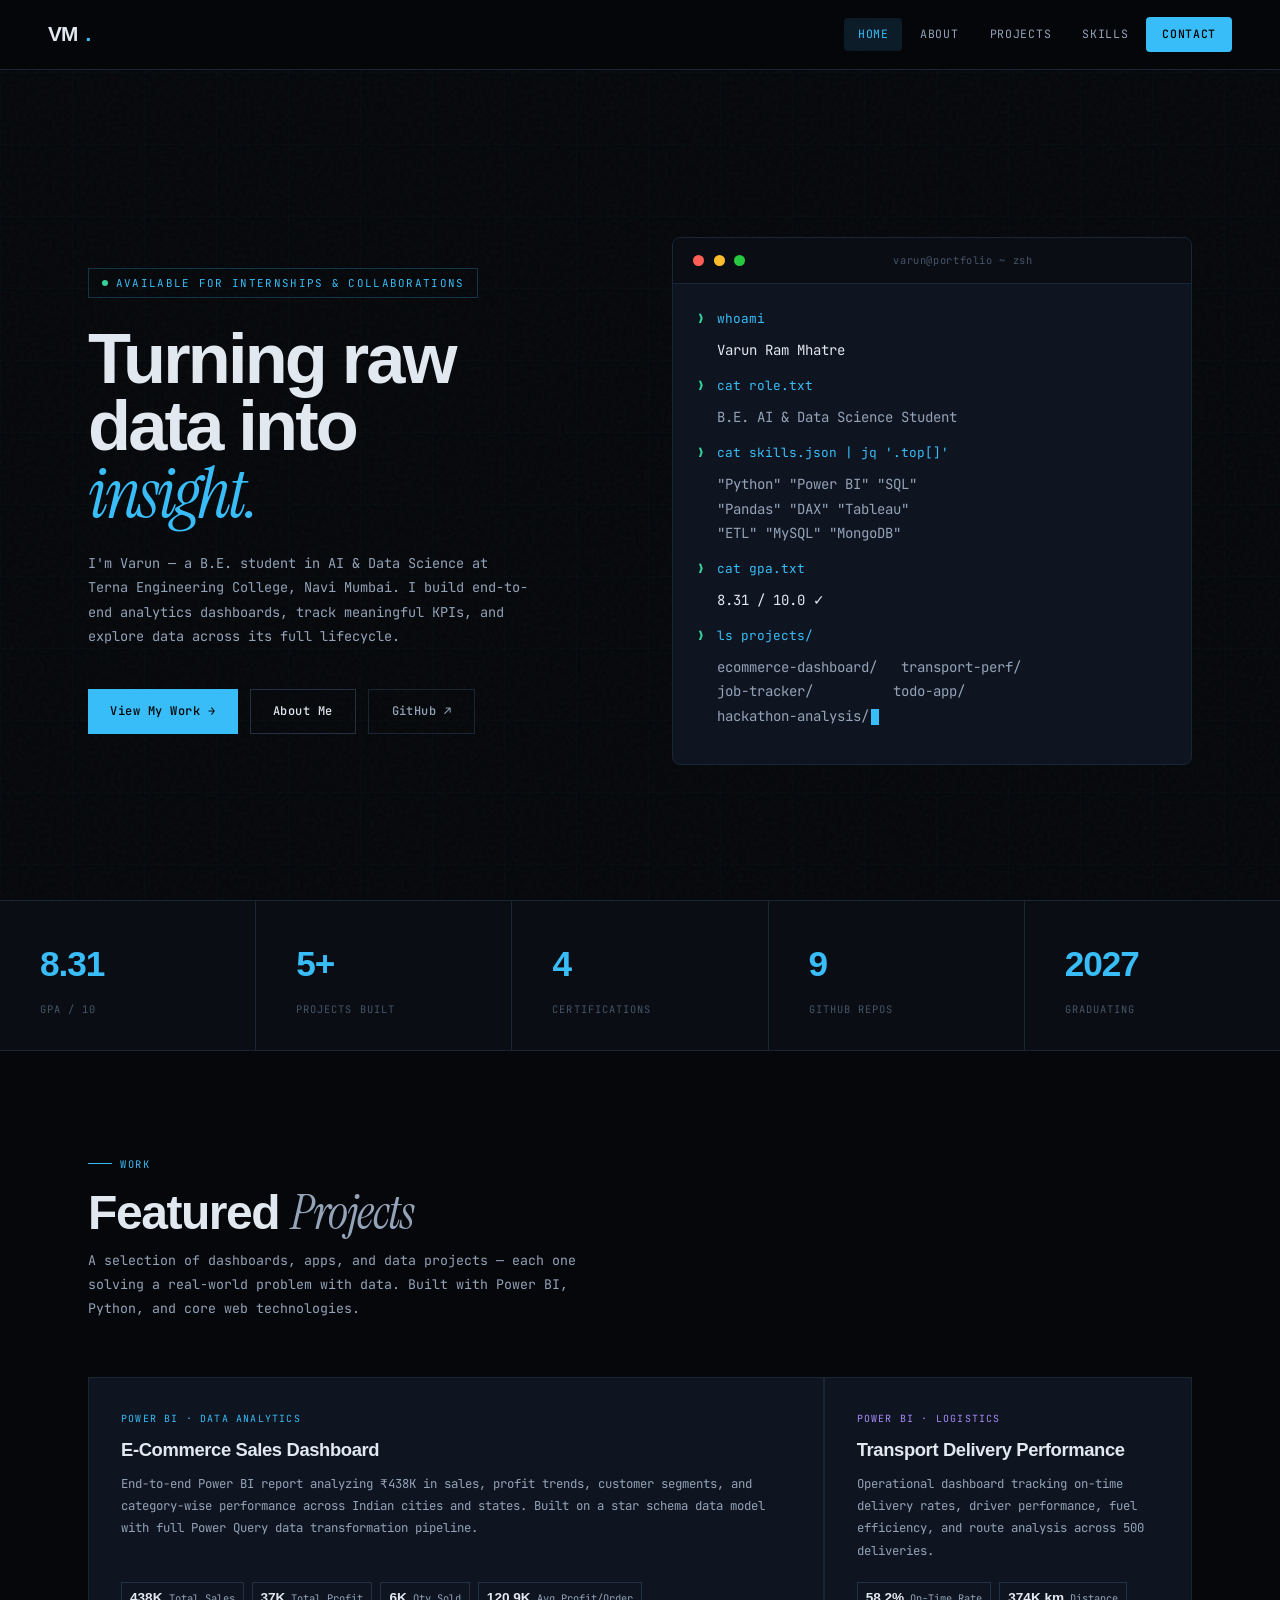
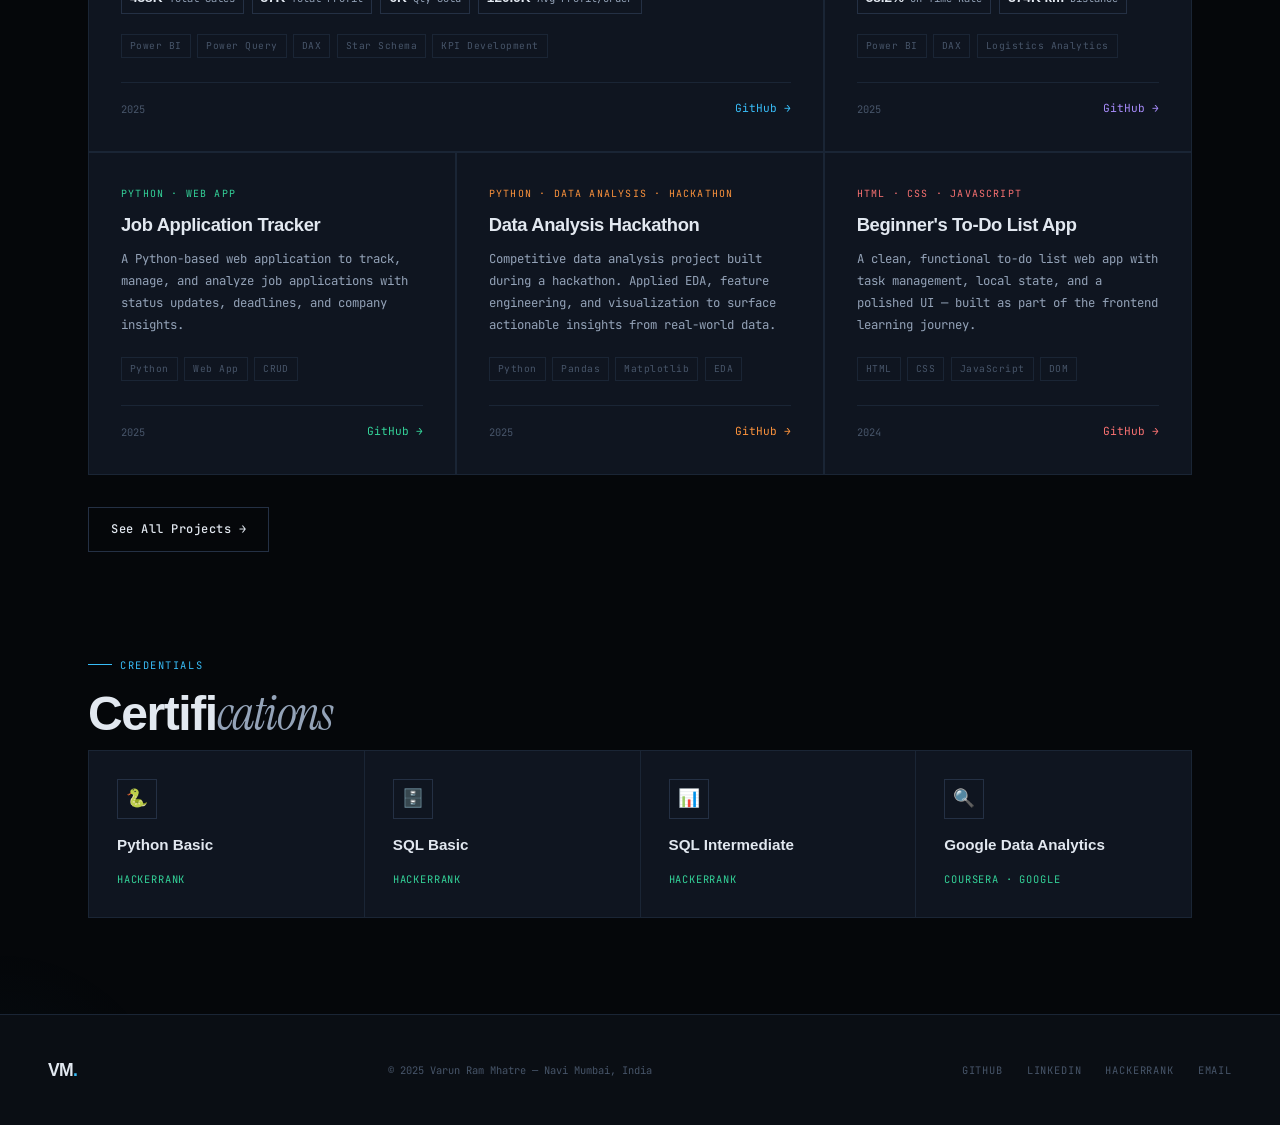
<file: portfolio/index.html>
<!DOCTYPE html>
<html lang="en">
<head>
  <meta charset="UTF-8">
  <meta name="viewport" content="width=device-width, initial-scale=1.0">
  <title>Varun Mhatre — AI & Data Science Portfolio</title>
  <meta name="description" content="Portfolio of Varun Ram Mhatre — B.E. student in AI & Data Science at Terna Engineering College. Data analyst, Power BI developer, Python enthusiast.">
  <link rel="icon" href="data:image/svg+xml,<svg xmlns='http://www.w3.org/2000/svg' viewBox='0 0 100 100'><text y='.9em' font-size='90'>📊</text></svg>">
  <link rel="stylesheet" href="css/style.css">
</head>
<body>

<div class="site-noise"></div>
<div class="site-grid"></div>

<!-- NAV -->
<nav class="nav">
  <a href="index.html" class="nav-logo">VM<span class="dot">.</span></a>
  <ul class="nav-links">
    <li><a href="index.html" class="active">Home</a></li>
    <li><a href="about.html">About</a></li>
    <li><a href="projects.html">Projects</a></li>
    <li><a href="skills.html">Skills</a></li>
    <li><a href="contact.html" class="nav-cta">Contact</a></li>
  </ul>
  <button class="nav-mobile-btn" aria-label="Menu">
    <span></span><span></span><span></span>
  </button>
</nav>

<div class="mobile-nav-overlay">
  <a href="index.html" class="active">Home</a>
  <a href="about.html">About</a>
  <a href="projects.html">Projects</a>
  <a href="skills.html">Skills</a>
  <a href="contact.html">Contact</a>
</div>

<div class="page">

  <!-- HERO -->
  <section class="hero">
    <div class="hero-left">
      <div class="hero-badge">Available for internships &amp; collaborations</div>
      <h1>
        Turning raw<br>
        data into<br>
        <em>insight.</em>
      </h1>
      <p class="hero-sub">
        I'm Varun — a B.E. student in AI &amp; Data Science at Terna Engineering College,
        Navi Mumbai. I build end-to-end analytics dashboards, track meaningful KPIs,
        and explore data across its full lifecycle.
      </p>
      <div class="hero-actions">
        <a href="projects.html" class="btn btn-primary">View My Work →</a>
        <a href="about.html" class="btn btn-outline">About Me</a>
        <a href="https://github.com/Varun-200646" target="_blank" class="btn btn-ghost">GitHub ↗</a>
      </div>
    </div>

    <div class="hero-right">
      <div class="terminal">
        <div class="terminal-bar">
          <div class="terminal-dot td-r"></div>
          <div class="terminal-dot td-y"></div>
          <div class="terminal-dot td-g"></div>
          <span class="terminal-title">varun@portfolio ~ zsh</span>
        </div>
        <div class="terminal-body">
          <div class="term-line">
            <span class="term-prompt">❯</span>
            <span class="term-cmd">whoami</span>
          </div>
          <p class="term-out highlight">Varun Ram Mhatre</p>

          <div class="term-line">
            <span class="term-prompt">❯</span>
            <span class="term-cmd">cat role.txt</span>
          </div>
          <p class="term-out">B.E. AI &amp; Data Science Student</p>

          <div class="term-line">
            <span class="term-prompt">❯</span>
            <span class="term-cmd">cat skills.json | jq '.top[]'</span>
          </div>
          <p class="term-out">"Python" "Power BI" "SQL"<br>"Pandas" "DAX" "Tableau"<br>"ETL" "MySQL" "MongoDB"</p>

          <div class="term-line">
            <span class="term-prompt">❯</span>
            <span class="term-cmd">cat gpa.txt</span>
          </div>
          <p class="term-out highlight">8.31 / 10.0  ✓</p>

          <div class="term-line">
            <span class="term-prompt">❯</span>
            <span class="term-cmd">ls projects/</span>
          </div>
          <p class="term-out">
            ecommerce-dashboard/ &nbsp; transport-perf/<br>
            job-tracker/ &nbsp;&nbsp;&nbsp;&nbsp;&nbsp;&nbsp;&nbsp;&nbsp; todo-app/<br>
            hackathon-analysis/<span class="term-cursor"></span>
          </p>
        </div>
      </div>
    </div>
  </section>

  <!-- STATS STRIP -->
  <div class="stats-strip reveal">
    <div class="stat-block">
      <div class="stat-num">8.31</div>
      <div class="stat-label">GPA / 10</div>
    </div>
    <div class="stat-block">
      <div class="stat-num">5+</div>
      <div class="stat-label">Projects Built</div>
    </div>
    <div class="stat-block">
      <div class="stat-num">4</div>
      <div class="stat-label">Certifications</div>
    </div>
    <div class="stat-block">
      <div class="stat-num">9</div>
      <div class="stat-label">GitHub Repos</div>
    </div>
    <div class="stat-block">
      <div class="stat-num">2027</div>
      <div class="stat-label">Graduating</div>
    </div>
  </div>

  <!-- FEATURED PROJECTS -->
  <section class="section">
    <div class="reveal">
      <p class="section-tag">Work</p>
      <h2 class="section-title">Featured <em>Projects</em></h2>
      <p class="section-desc">
        A selection of dashboards, apps, and data projects — each one solving a real-world problem
        with data. Built with Power BI, Python, and core web technologies.
      </p>
    </div>

    <div class="projects-grid stagger">
      <!-- Featured: E-Commerce -->
      <div class="project-card featured" style="--accent-color: var(--cyan)">
        <div class="project-type">Power BI · Data Analytics</div>
        <h3>E-Commerce Sales Dashboard</h3>
        <p class="project-desc">
          End-to-end Power BI report analyzing ₹438K in sales, profit trends, customer segments,
          and category-wise performance across Indian cities and states. Built on a star schema
          data model with full Power Query data transformation pipeline.
        </p>
        <div class="project-metrics">
          <div class="metric"><strong>438K</strong> Total Sales</div>
          <div class="metric"><strong>37K</strong> Total Profit</div>
          <div class="metric"><strong>6K</strong> Qty Sold</div>
          <div class="metric"><strong>120.9K</strong> Avg Profit/Order</div>
        </div>
        <div class="project-tags">
          <span class="tag">Power BI</span>
          <span class="tag">Power Query</span>
          <span class="tag">DAX</span>
          <span class="tag">Star Schema</span>
          <span class="tag">KPI Development</span>
        </div>
        <div class="project-footer">
          <span class="project-year">2025</span>
          <a href="https://github.com/Varun-200646/E-Commerce-Sales-Dashboard" target="_blank" class="project-link">GitHub →</a>
        </div>
      </div>

      <!-- Transport -->
      <div class="project-card" style="--accent-color: var(--purple)">
        <div class="project-type">Power BI · Logistics</div>
        <h3>Transport Delivery Performance</h3>
        <p class="project-desc">
          Operational dashboard tracking on-time delivery rates, driver performance,
          fuel efficiency, and route analysis across 500 deliveries.
        </p>
        <div class="project-metrics">
          <div class="metric"><strong>58.2%</strong> On-Time Rate</div>
          <div class="metric"><strong>374K km</strong> Distance</div>
        </div>
        <div class="project-tags">
          <span class="tag">Power BI</span>
          <span class="tag">DAX</span>
          <span class="tag">Logistics Analytics</span>
        </div>
        <div class="project-footer">
          <span class="project-year">2025</span>
          <a href="https://github.com/Varun-200646/Transport-Delivery-Performance-" target="_blank" class="project-link">GitHub →</a>
        </div>
      </div>

      <!-- Job Tracker -->
      <div class="project-card" style="--accent-color: var(--green)">
        <div class="project-type">Python · Web App</div>
        <h3>Job Application Tracker</h3>
        <p class="project-desc">
          A Python-based web application to track, manage, and analyze job applications
          with status updates, deadlines, and company insights.
        </p>
        <div class="project-tags">
          <span class="tag">Python</span>
          <span class="tag">Web App</span>
          <span class="tag">CRUD</span>
        </div>
        <div class="project-footer">
          <span class="project-year">2025</span>
          <a href="https://github.com/Varun-200646/Job-Tracker" target="_blank" class="project-link">GitHub →</a>
        </div>
      </div>

      <!-- Hackathon -->
      <div class="project-card" style="--accent-color: var(--orange)">
        <div class="project-type">Python · Data Analysis · Hackathon</div>
        <h3>Data Analysis Hackathon</h3>
        <p class="project-desc">
          Competitive data analysis project built during a hackathon. Applied EDA, feature
          engineering, and visualization to surface actionable insights from real-world data.
        </p>
        <div class="project-tags">
          <span class="tag">Python</span>
          <span class="tag">Pandas</span>
          <span class="tag">Matplotlib</span>
          <span class="tag">EDA</span>
        </div>
        <div class="project-footer">
          <span class="project-year">2025</span>
          <a href="https://github.com/Varun-200646/Data-Analysis-Hackathon-Project" target="_blank" class="project-link">GitHub →</a>
        </div>
      </div>

      <!-- Todo App -->
      <div class="project-card" style="--accent-color: var(--red)">
        <div class="project-type">HTML · CSS · JavaScript</div>
        <h3>Beginner's To-Do List App</h3>
        <p class="project-desc">
          A clean, functional to-do list web app with task management, local state,
          and a polished UI — built as part of the frontend learning journey.
        </p>
        <div class="project-tags">
          <span class="tag">HTML</span>
          <span class="tag">CSS</span>
          <span class="tag">JavaScript</span>
          <span class="tag">DOM</span>
        </div>
        <div class="project-footer">
          <span class="project-year">2024</span>
          <a href="https://github.com/Varun-200646/Beginners-To-Do-List" target="_blank" class="project-link">GitHub →</a>
        </div>
      </div>
    </div>

    <div style="margin-top:2rem;" class="reveal">
      <a href="projects.html" class="btn btn-outline">See All Projects →</a>
    </div>
  </section>

  <!-- CERTIFICATIONS STRIP -->
  <section class="section" style="padding-top:0">
    <div class="reveal">
      <p class="section-tag">Credentials</p>
      <h2 class="section-title">Certifi<em>cations</em></h2>
    </div>
    <div class="certs-grid stagger">
      <div class="cert-card">
        <div class="cert-icon-wrap">🐍</div>
        <div class="cert-name">Python Basic</div>
        <div class="cert-issuer">HackerRank</div>
      </div>
      <div class="cert-card">
        <div class="cert-icon-wrap">🗄️</div>
        <div class="cert-name">SQL Basic</div>
        <div class="cert-issuer">HackerRank</div>
      </div>
      <div class="cert-card">
        <div class="cert-icon-wrap">📊</div>
        <div class="cert-name">SQL Intermediate</div>
        <div class="cert-issuer">HackerRank</div>
      </div>
      <div class="cert-card">
        <div class="cert-icon-wrap">🔍</div>
        <div class="cert-name">Google Data Analytics</div>
        <div class="cert-issuer">Coursera · Google</div>
      </div>
    </div>
  </section>

</div><!-- /page -->

<footer class="footer">
  <div class="footer-logo">VM<span style="color:var(--cyan)">.</span></div>
  <p class="footer-copy">© 2025 Varun Ram Mhatre — Navi Mumbai, India</p>
  <div class="footer-links">
    <a href="https://github.com/Varun-200646" target="_blank">GitHub</a>
    <a href="https://www.linkedin.com/in/varun-mhatre-1a9438338/" target="_blank">LinkedIn</a>
    <a href="https://www.hackerrank.com/profile/varunmhatre46" target="_blank">HackerRank</a>
    <a href="mailto:varunmhatre2324@ternaengg.ac.in">Email</a>
  </div>
</footer>

<script src="js/main.js"></script>
</body>
</html>
</file>
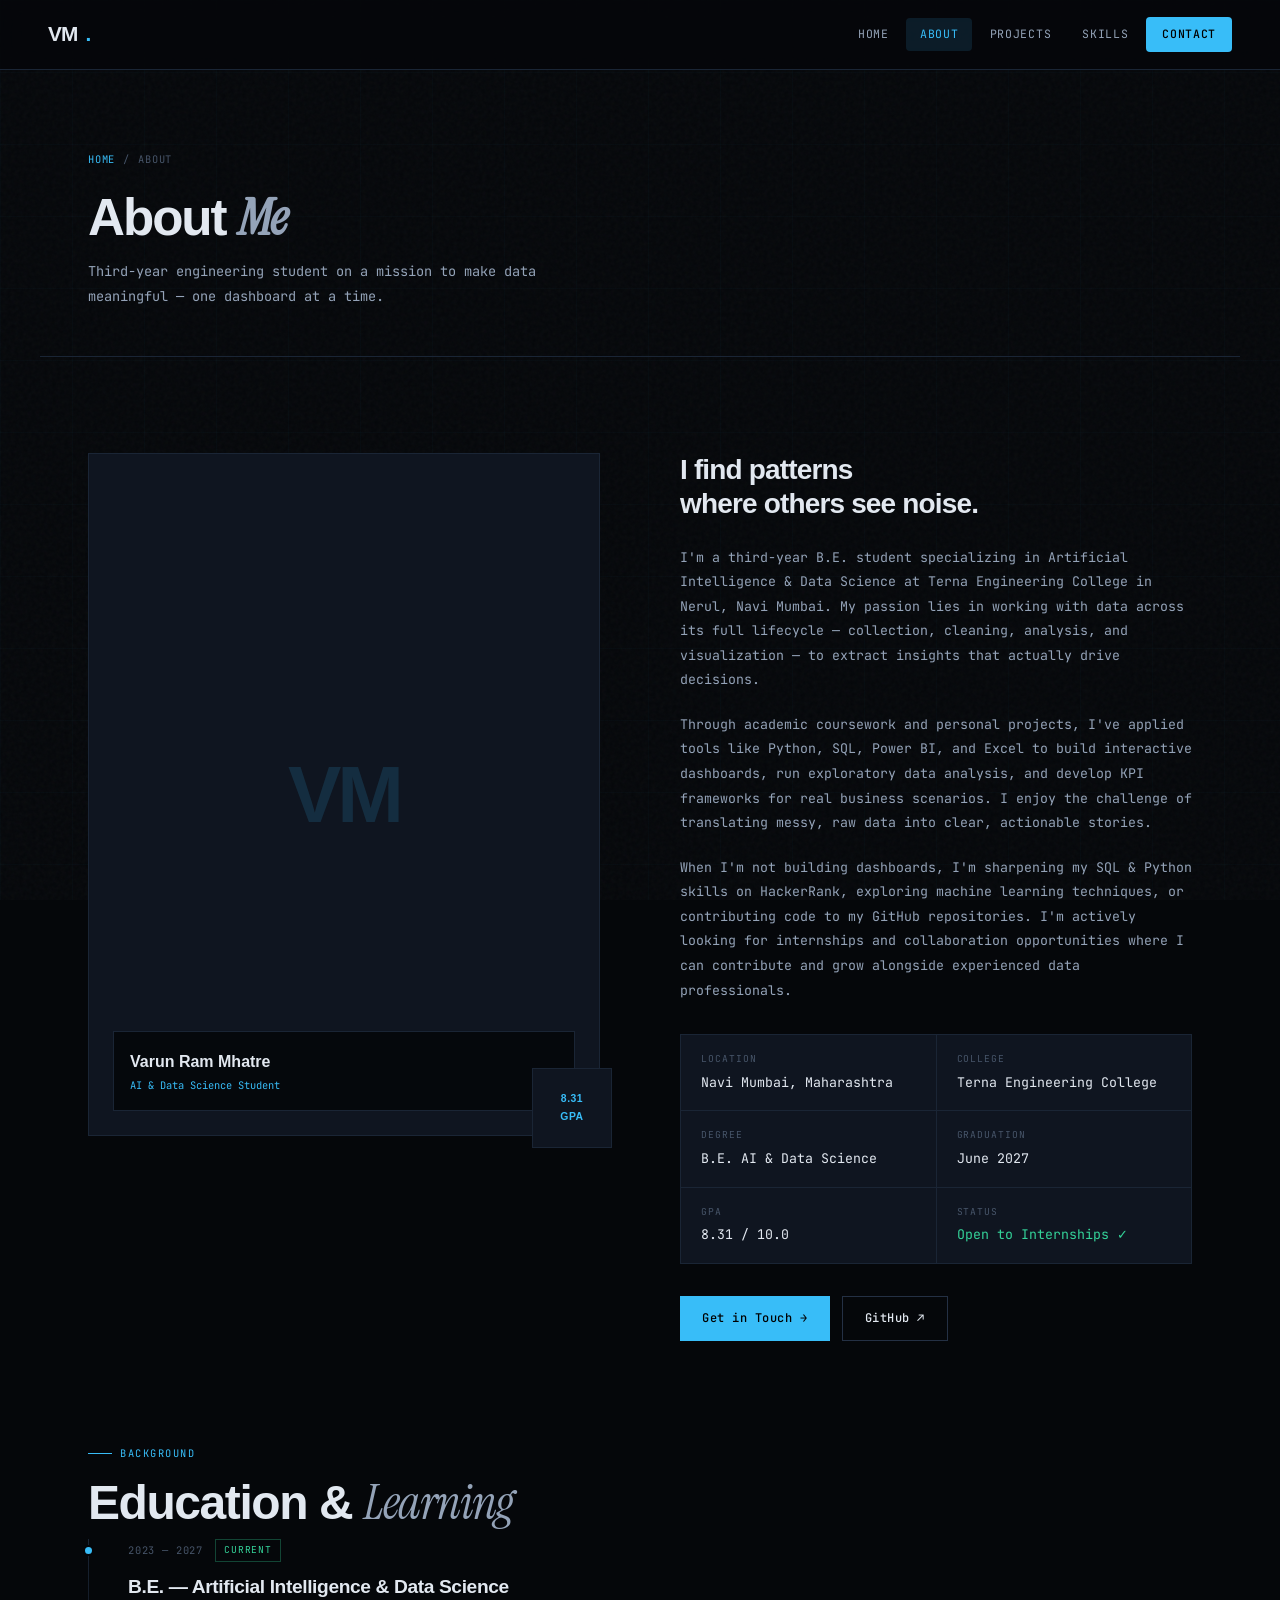
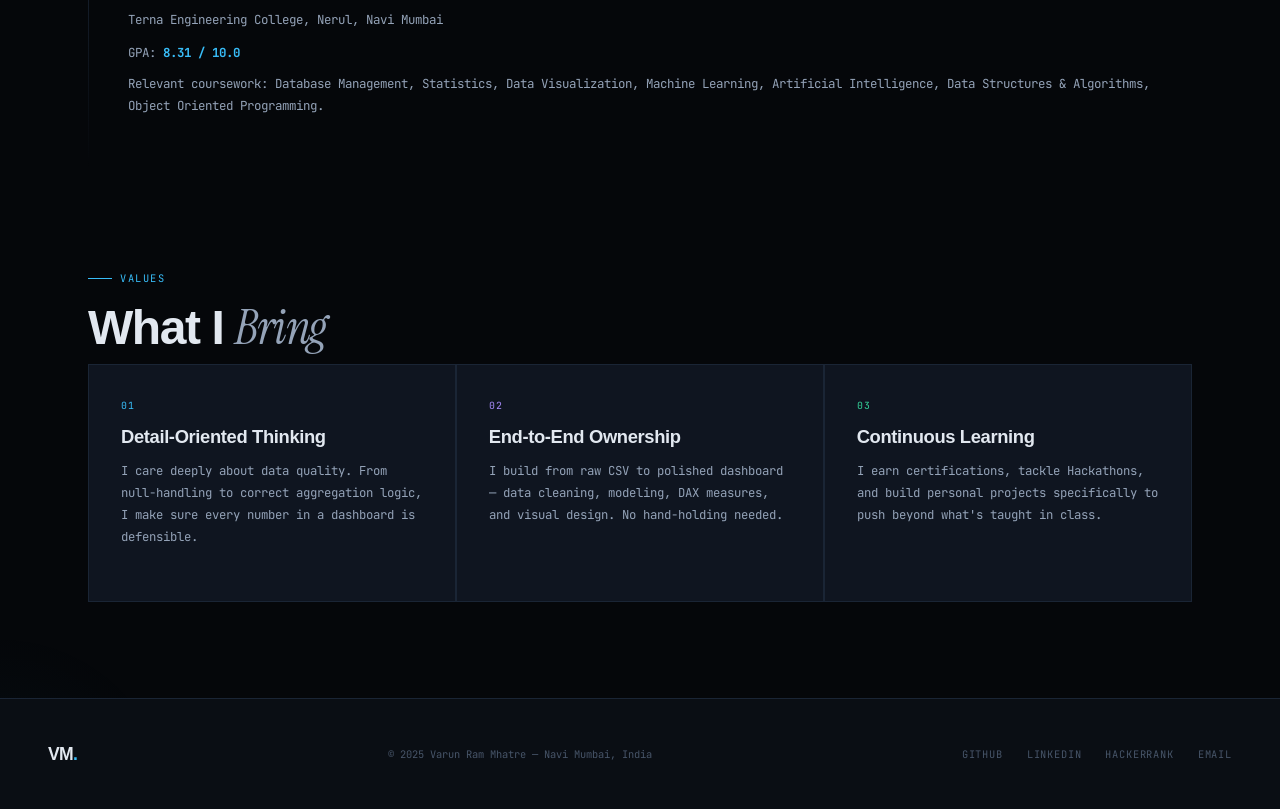
<file: about.html>
<!DOCTYPE html>
<html lang="en">
<head>
  <meta charset="UTF-8">
  <meta name="viewport" content="width=device-width, initial-scale=1.0">
  <title>About — Varun Mhatre</title>
  <meta name="description" content="About Varun Ram Mhatre — B.E. AI & Data Science student, Power BI developer, and Python enthusiast based in Navi Mumbai.">
  <link rel="icon" href="data:image/svg+xml,<svg xmlns='http://www.w3.org/2000/svg' viewBox='0 0 100 100'><text y='.9em' font-size='90'>📊</text></svg>">
  <link rel="stylesheet" href="css/style.css">
</head>
<body>

<div class="site-noise"></div>
<div class="site-grid"></div>

<nav class="nav">
  <a href="index.html" class="nav-logo">VM<span class="dot">.</span></a>
  <ul class="nav-links">
    <li><a href="index.html">Home</a></li>
    <li><a href="about.html" class="active">About</a></li>
    <li><a href="projects.html">Projects</a></li>
    <li><a href="skills.html">Skills</a></li>
    <li><a href="contact.html" class="nav-cta">Contact</a></li>
  </ul>
  <button class="nav-mobile-btn" aria-label="Menu">
    <span></span><span></span><span></span>
  </button>
</nav>

<div class="mobile-nav-overlay">
  <a href="index.html">Home</a>
  <a href="about.html" class="active">About</a>
  <a href="projects.html">Projects</a>
  <a href="skills.html">Skills</a>
  <a href="contact.html">Contact</a>
</div>

<div class="page">

  <!-- PAGE HERO -->
  <div class="page-hero reveal">
    <div class="page-hero-breadcrumb">
      <a href="index.html">Home</a>
      <span>/</span>
      <span>About</span>
    </div>
    <h1>About <em style="font-family:'Instrument Serif',serif;font-style:italic;color:var(--text-2)">Me</em></h1>
    <p>Third-year engineering student on a mission to make data meaningful — one dashboard at a time.</p>
  </div>

  <!-- ABOUT GRID -->
  <section class="section">
    <div class="about-grid">

      <div class="about-img-wrap reveal">
        <div class="about-avatar">
          <div class="about-avatar-initials">VM</div>
          <div class="about-avatar-badge">
            <div class="badge-name">Varun Ram Mhatre</div>
            <div class="badge-role">AI &amp; Data Science Student</div>
          </div>
        </div>
        <div class="about-corner">8.31<br>GPA</div>
      </div>

      <div class="about-text reveal">
        <h2>I find patterns<br>where others see noise.</h2>
        <p>
          I'm a third-year B.E. student specializing in Artificial Intelligence &amp; Data Science
          at Terna Engineering College in Nerul, Navi Mumbai. My passion lies in working with data
          across its full lifecycle — collection, cleaning, analysis, and visualization — to extract
          insights that actually drive decisions.
        </p>
        <p>
          Through academic coursework and personal projects, I've applied tools like Python, SQL,
          Power BI, and Excel to build interactive dashboards, run exploratory data analysis, and
          develop KPI frameworks for real business scenarios. I enjoy the challenge of translating
          messy, raw data into clear, actionable stories.
        </p>
        <p>
          When I'm not building dashboards, I'm sharpening my SQL &amp; Python skills on HackerRank,
          exploring machine learning techniques, or contributing code to my GitHub repositories.
          I'm actively looking for internships and collaboration opportunities where I can contribute
          and grow alongside experienced data professionals.
        </p>

        <div class="about-facts stagger">
          <div class="fact-item">
            <div class="fact-label">Location</div>
            <div class="fact-value">Navi Mumbai, Maharashtra</div>
          </div>
          <div class="fact-item">
            <div class="fact-label">College</div>
            <div class="fact-value">Terna Engineering College</div>
          </div>
          <div class="fact-item">
            <div class="fact-label">Degree</div>
            <div class="fact-value">B.E. AI &amp; Data Science</div>
          </div>
          <div class="fact-item">
            <div class="fact-label">Graduation</div>
            <div class="fact-value">June 2027</div>
          </div>
          <div class="fact-item">
            <div class="fact-label">GPA</div>
            <div class="fact-value">8.31 / 10.0</div>
          </div>
          <div class="fact-item">
            <div class="fact-label">Status</div>
            <div class="fact-value" style="color:var(--green)">Open to Internships ✓</div>
          </div>
        </div>

        <div style="display:flex;gap:0.75rem;flex-wrap:wrap;margin-top:1.5rem;">
          <a href="contact.html" class="btn btn-primary">Get in Touch →</a>
          <a href="https://github.com/Varun-200646" target="_blank" class="btn btn-outline">GitHub ↗</a>
        </div>
      </div>
    </div>
  </section>

  <!-- EDUCATION TIMELINE -->
  <section class="section" style="padding-top:0">
    <div class="reveal">
      <p class="section-tag">Background</p>
      <h2 class="section-title">Education &amp; <em>Learning</em></h2>
    </div>

    <div class="timeline reveal">
      <div class="timeline-item">
        <div class="timeline-dot"></div>
        <div class="timeline-meta">
          2023 — 2027
          <span class="badge">Current</span>
        </div>
        <div class="timeline-title">B.E. — Artificial Intelligence &amp; Data Science</div>
        <div class="timeline-org">Terna Engineering College, Nerul, Navi Mumbai</div>
        <div class="timeline-body">
          <p>GPA: <strong style="color:var(--cyan)">8.31 / 10.0</strong></p>
          <p style="margin-top:0.5rem;">
            Relevant coursework: Database Management, Statistics, Data Visualization,
            Machine Learning, Artificial Intelligence, Data Structures &amp; Algorithms,
            Object Oriented Programming.
          </p>
        </div>
      </div>
    </div>
  </section>

  <!-- WHAT I BRING -->
  <section class="section" style="padding-top:0">
    <div class="reveal">
      <p class="section-tag">Values</p>
      <h2 class="section-title">What I <em>Bring</em></h2>
    </div>

    <div class="projects-grid stagger" style="grid-template-columns:repeat(3,1fr)">
      <div class="project-card" style="--accent-color:var(--cyan)">
        <div class="project-type">01</div>
        <h3>Detail-Oriented Thinking</h3>
        <p class="project-desc">
          I care deeply about data quality. From null-handling to correct aggregation logic,
          I make sure every number in a dashboard is defensible.
        </p>
      </div>
      <div class="project-card" style="--accent-color:var(--purple)">
        <div class="project-type">02</div>
        <h3>End-to-End Ownership</h3>
        <p class="project-desc">
          I build from raw CSV to polished dashboard — data cleaning, modeling,
          DAX measures, and visual design. No hand-holding needed.
        </p>
      </div>
      <div class="project-card" style="--accent-color:var(--green)">
        <div class="project-type">03</div>
        <h3>Continuous Learning</h3>
        <p class="project-desc">
          I earn certifications, tackle Hackathons, and build personal projects
          specifically to push beyond what's taught in class.
        </p>
      </div>
    </div>
  </section>

</div>

<footer class="footer">
  <div class="footer-logo">VM<span style="color:var(--cyan)">.</span></div>
  <p class="footer-copy">© 2025 Varun Ram Mhatre — Navi Mumbai, India</p>
  <div class="footer-links">
    <a href="https://github.com/Varun-200646" target="_blank">GitHub</a>
    <a href="https://www.linkedin.com/in/varun-mhatre-1a9438338/" target="_blank">LinkedIn</a>
    <a href="https://www.hackerrank.com/profile/varunmhatre46" target="_blank">HackerRank</a>
    <a href="mailto:varunmhatre2324@ternaengg.ac.in">Email</a>
  </div>
</footer>

<script src="js/main.js"></script>
</body>
</html>
</file>
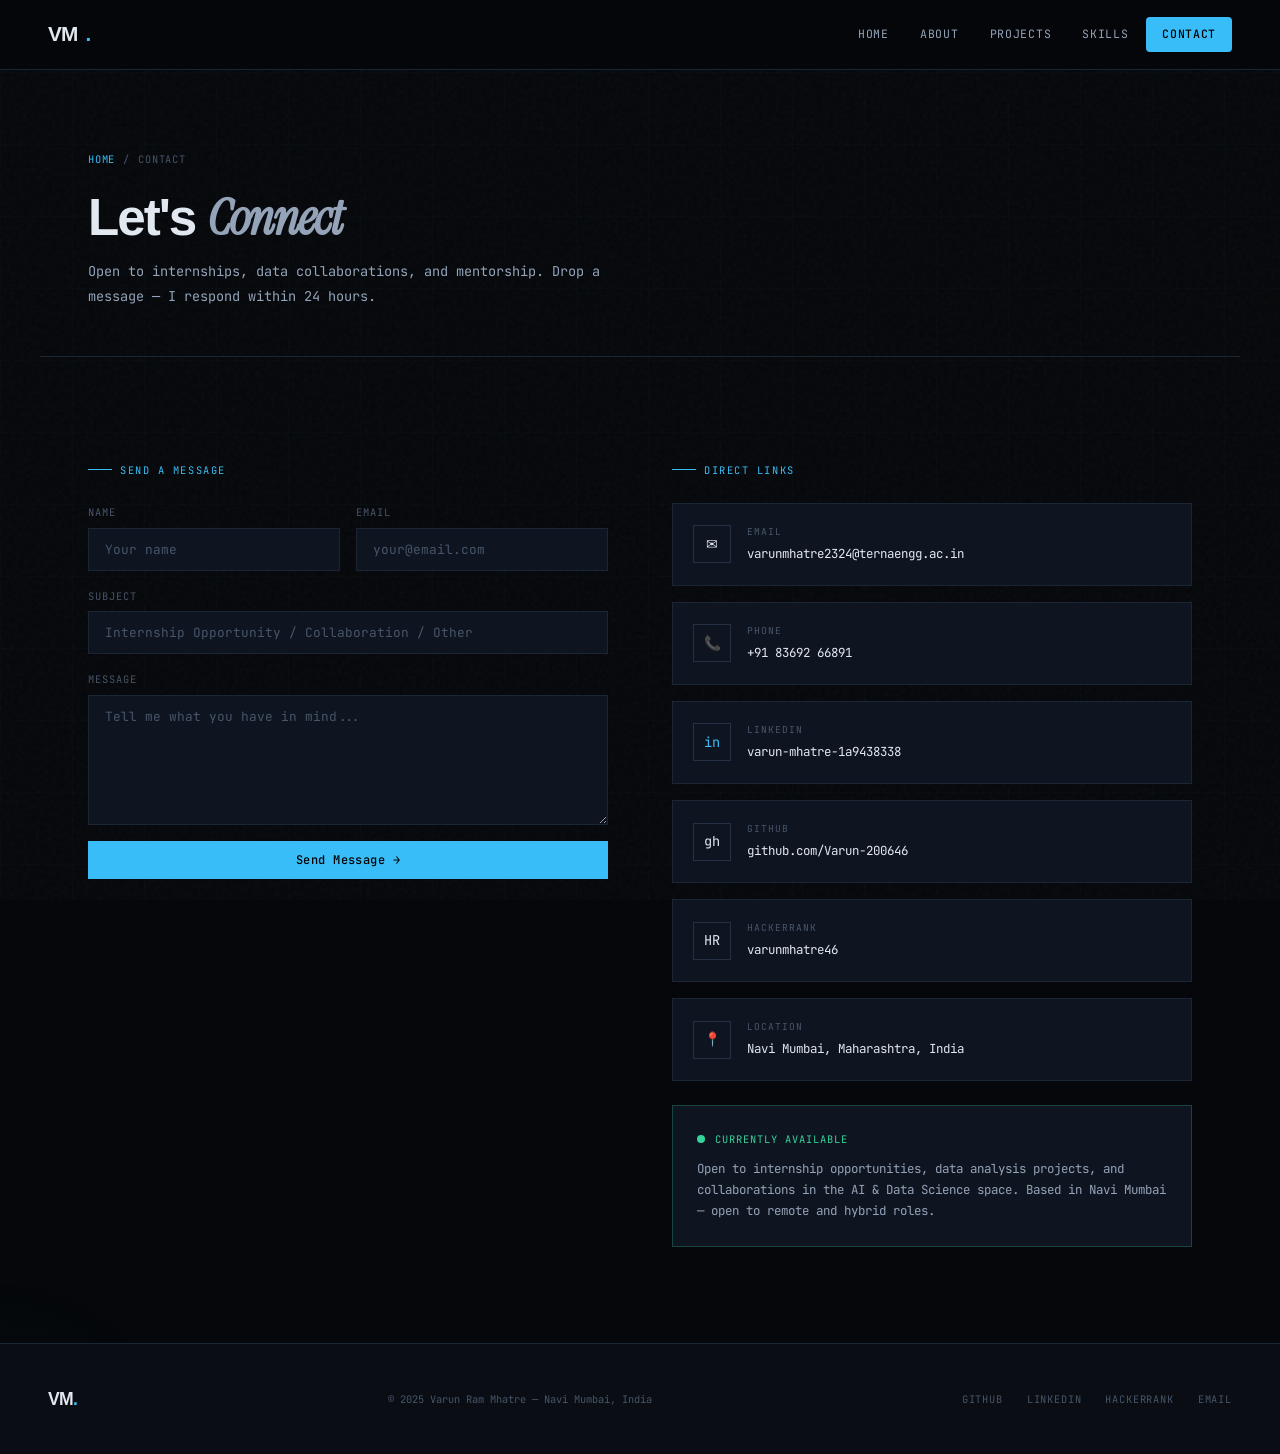
<file: contact.html>
<!DOCTYPE html>
<html lang="en">

<head>
  <meta charset="UTF-8">
  <meta name="viewport" content="width=device-width, initial-scale=1.0">
  <title>Contact — Varun Mhatre</title>
  <meta name="description"
    content="Get in touch with Varun Ram Mhatre — open to internships, data projects, and collaborations.">
  <link rel="icon"
    href="data:image/svg+xml,<svg xmlns='http://www.w3.org/2000/svg' viewBox='0 0 100 100'><text y='.9em' font-size='90'>📊</text></svg>">
  <link rel="stylesheet" href="css/style.css">
</head>

<body>

  <div class="site-noise"></div>
  <div class="site-grid"></div>

  <nav class="nav">
    <a href="index.html" class="nav-logo">VM<span class="dot">.</span></a>
    <ul class="nav-links">
      <li><a href="index.html">Home</a></li>
      <li><a href="about.html">About</a></li>
      <li><a href="projects.html">Projects</a></li>
      <li><a href="skills.html">Skills</a></li>
      <li><a href="contact.html" class="nav-cta active">Contact</a></li>
    </ul>
    <button class="nav-mobile-btn" aria-label="Menu">
      <span></span><span></span><span></span>
    </button>
  </nav>

  <div class="mobile-nav-overlay">
    <a href="index.html">Home</a>
    <a href="about.html">About</a>
    <a href="projects.html">Projects</a>
    <a href="skills.html">Skills</a>
    <a href="contact.html" class="active">Contact</a>
  </div>

  <div class="page">

    <div class="page-hero reveal">
      <div class="page-hero-breadcrumb">
        <a href="index.html">Home</a>
        <span>/</span>
        <span>Contact</span>
      </div>
      <h1>Let's <em style="font-family:'Instrument Serif',serif;font-style:italic;color:var(--text-2)">Connect</em></h1>
      <p>Open to internships, data collaborations, and mentorship. Drop a message — I respond within 24 hours.</p>
    </div>

    <section class="section">
      <div class="contact-layout">

        <!-- FORM -->
        <div class="reveal">
          <p class="section-tag" style="margin-bottom:1.5rem">Send a Message</p>

          <!-- NOTE: Replace YOUR_ID with your actual Formspree ID (e.g. mqkrwxyz) -->
          <form class="contact-form" id="contact-form" action="https://formspree.io/f/xjgpjjzq" method="POST">

            <div style="display:grid;grid-template-columns:1fr 1fr;gap:1rem;">
              <div class="form-group">
                <label class="form-label" for="name">Name</label>
                <input class="form-input" type="text" id="name" name="name" placeholder="Your name" required>
              </div>
              <div class="form-group">
                <label class="form-label" for="email">Email</label>
                <input class="form-input" type="email" id="email" name="email" placeholder="your@email.com" required>
              </div>
            </div>

            <div class="form-group">
              <label class="form-label" for="subject">Subject</label>
              <input class="form-input" type="text" id="subject" name="subject"
                placeholder="Internship Opportunity / Collaboration / Other">
            </div>

            <div class="form-group">
              <label class="form-label" for="message">Message</label>
              <textarea class="form-textarea" id="message" name="message" placeholder="Tell me what you have in mind..."
                required></textarea>
            </div>

            <button type="submit" class="btn btn-primary" id="form-submit-btn"
              style="width:100%;justify-content:center;">
              Send Message →
            </button>
          </form>

          <p id="form-status" style="margin-top:0.75rem;font-size:0.65rem;color:var(--text-3);"></p>
        </div>




        <!-- CONTACT INFO -->
        <div class="reveal">
          <p class="section-tag" style="margin-bottom:1.5rem">Direct Links</p>
          <div class="contact-info-cards">

            <a href="mailto:varunmhatre2324@ternaengg.ac.in" class="contact-info-card" style="text-decoration:none">
              <div class="contact-icon">✉</div>
              <div>
                <div class="contact-info-label">Email</div>
                <div class="contact-info-val">varunmhatre2324@ternaengg.ac.in</div>
              </div>
            </a>

            <a href="tel:+918369266891" class="contact-info-card" style="text-decoration:none">
              <div class="contact-icon">📞</div>
              <div>
                <div class="contact-info-label">Phone</div>
                <div class="contact-info-val">+91 83692 66891</div>
              </div>
            </a>

            <a href="https://www.linkedin.com/in/varun-mhatre-1a9438338/" target="_blank" class="contact-info-card"
              style="text-decoration:none">
              <div class="contact-icon" style="color:var(--cyan)">in</div>
              <div>
                <div class="contact-info-label">LinkedIn</div>
                <div class="contact-info-val">varun-mhatre-1a9438338</div>
              </div>
            </a>

            <a href="https://github.com/Varun-200646" target="_blank" class="contact-info-card"
              style="text-decoration:none">
              <div class="contact-icon">gh</div>
              <div>
                <div class="contact-info-label">GitHub</div>
                <div class="contact-info-val">github.com/Varun-200646</div>
              </div>
            </a>

            <a href="https://www.hackerrank.com/profile/varunmhatre46" target="_blank" class="contact-info-card"
              style="text-decoration:none">
              <div class="contact-icon">HR</div>
              <div>
                <div class="contact-info-label">HackerRank</div>
                <div class="contact-info-val">varunmhatre46</div>
              </div>
            </a>

            <div class="contact-info-card">
              <div class="contact-icon">📍</div>
              <div>
                <div class="contact-info-label">Location</div>
                <div class="contact-info-val">Navi Mumbai, Maharashtra, India</div>
              </div>
            </div>

          </div>

          <!-- AVAILABILITY BOX -->
          <div style="margin-top:1.5rem;padding:1.5rem;background:var(--card);border:1px solid rgba(52,211,153,0.25);">
            <div style="display:flex;align-items:center;gap:0.6rem;margin-bottom:0.6rem;">
              <div style="width:8px;height:8px;border-radius:50%;background:var(--green);animation:blink 2s infinite">
              </div>
              <span style="font-size:0.65rem;text-transform:uppercase;letter-spacing:0.1em;color:var(--green)">Currently
                Available</span>
            </div>
            <p style="font-size:0.78rem;color:var(--text-2);line-height:1.7;">
              Open to internship opportunities, data analysis projects, and collaborations in the
              AI &amp; Data Science space. Based in Navi Mumbai — open to remote and hybrid roles.
            </p>
          </div>
        </div>

      </div>
    </section>

  </div>

  <footer class="footer">
    <div class="footer-logo">VM<span style="color:var(--cyan)">.</span></div>
    <p class="footer-copy">© 2025 Varun Ram Mhatre — Navi Mumbai, India</p>
    <div class="footer-links">
      <a href="https://github.com/Varun-200646" target="_blank">GitHub</a>
      <a href="https://www.linkedin.com/in/varun-mhatre-1a9438338/" target="_blank">LinkedIn</a>
      <a href="https://www.hackerrank.com/profile/varunmhatre46" target="_blank">HackerRank</a>
      <a href="mailto:varunmhatre2324@ternaengg.ac.in">Email</a>
    </div>
  </footer>

  <script src="js/main.js"></script>
</body>

</html>
</file>
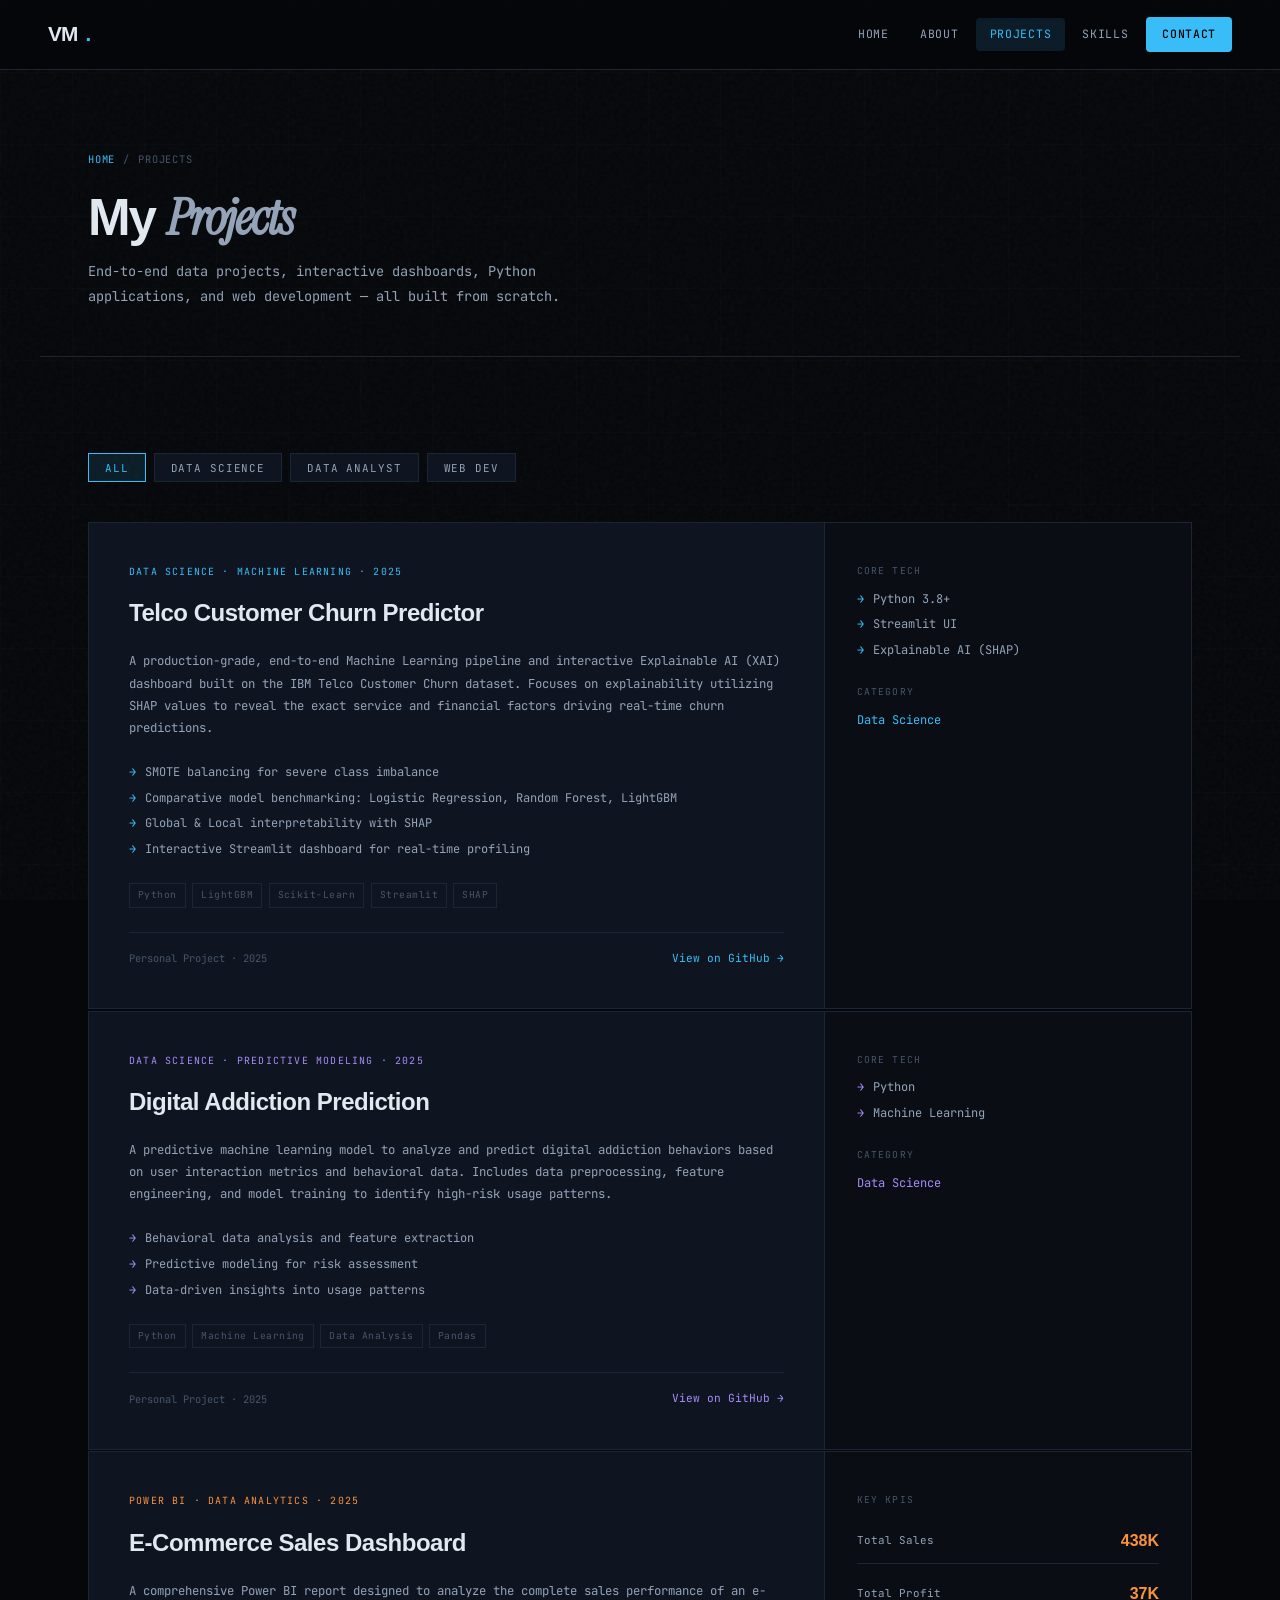
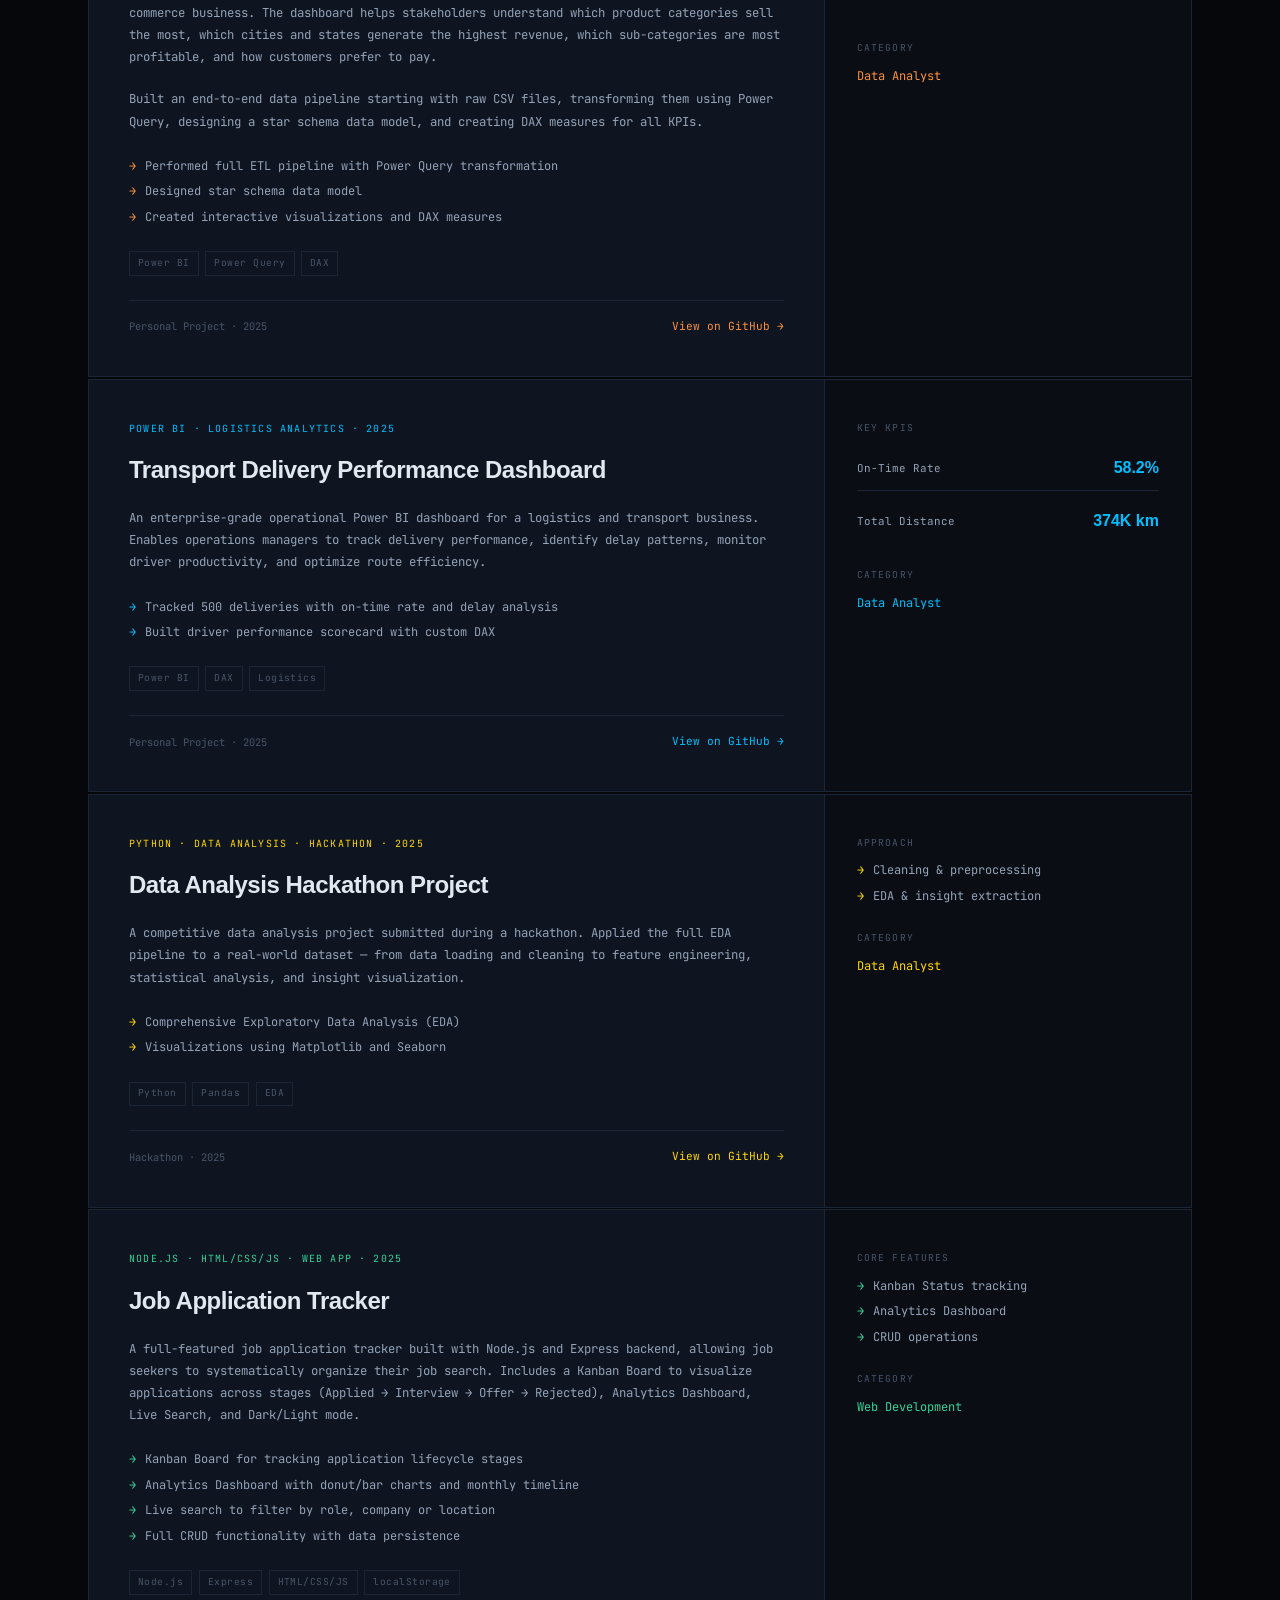
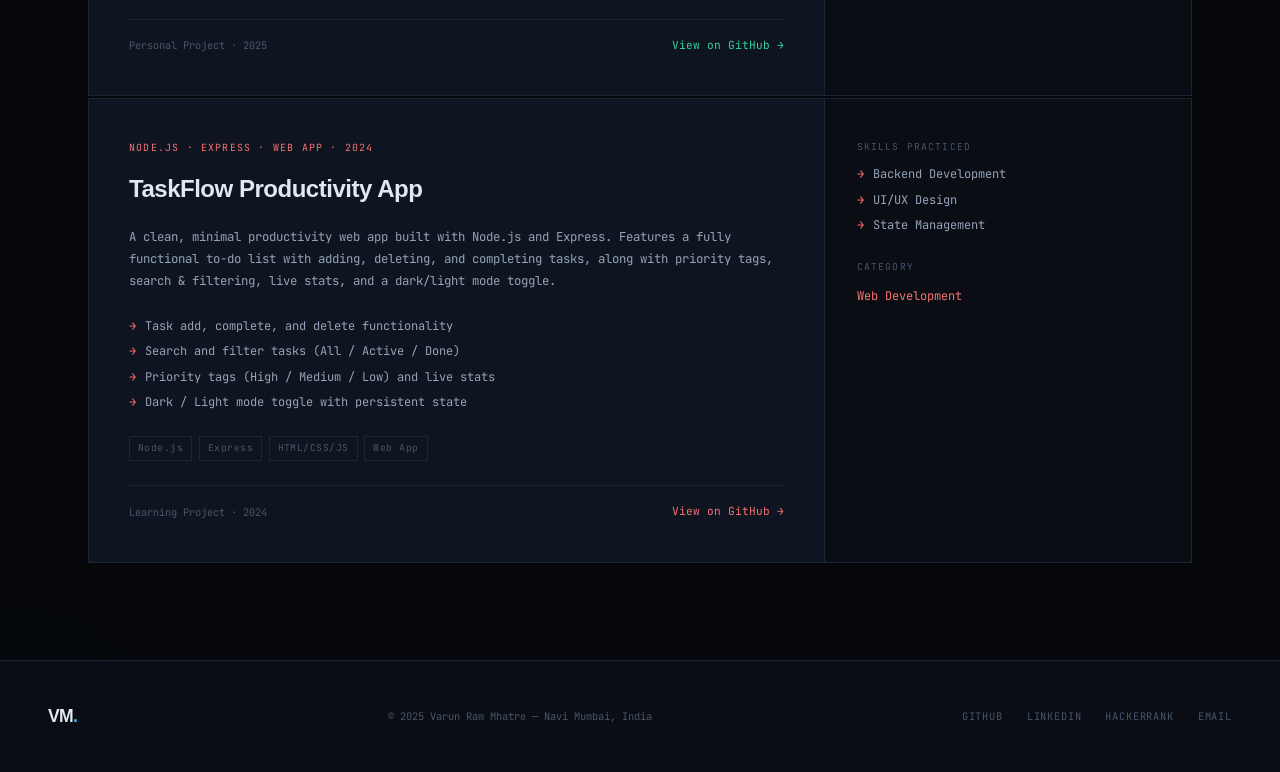
<file: projects.html>
<!DOCTYPE html>
<html lang="en">
<head>
  <meta charset="UTF-8">
  <meta name="viewport" content="width=device-width, initial-scale=1.0">
  <title>Projects — Varun Mhatre</title>
  <meta name="description" content="Portfolio projects by Varun Ram Mhatre — Power BI dashboards, Python apps, data analysis, and web development.">
  <link rel="icon" href="data:image/svg+xml,<svg xmlns='http://www.w3.org/2000/svg' viewBox='0 0 100 100'><text y='.9em' font-size='90'>📊</text></svg>">
  <link rel="stylesheet" href="css/style.css">
  <style>
    /* Filter bar */
    .filter-bar {
      display: flex; gap: 0.5rem; flex-wrap: wrap;
      margin-bottom: 2.5rem;
    }
    .filter-btn {
      padding: 0.4rem 1rem;
      font-family: 'JetBrains Mono', monospace;
      font-size: 0.68rem;
      text-transform: uppercase; letter-spacing: 0.08em;
      background: var(--card);
      border: 1px solid var(--border);
      color: var(--text-2);
      cursor: pointer;
      transition: all 0.2s;
    }
    .filter-btn:hover, .filter-btn.active {
      border-color: var(--cyan);
      color: var(--cyan);
      background: var(--cyan-dim);
    }

    /* Detail card layout */
    .project-detail {
      display: grid;
      grid-template-columns: 2fr 1fr;
      gap: 0;
      background: var(--border);
      border: 1px solid var(--border);
      margin-bottom: 1.5px;
    }
    .project-detail-main {
      background: var(--card);
      padding: 2.5rem;
      transition: background 0.2s;
    }
    .project-detail:hover .project-detail-main { background: var(--card-hover); }

    .project-detail-side {
      background: var(--surface);
      border-left: 1px solid var(--border);
      padding: 2.5rem 2rem;
      display: flex; flex-direction: column; gap: 1.5rem;
    }

    .detail-section-label {
      font-size: 0.6rem;
      text-transform: uppercase; letter-spacing: 0.12em;
      color: var(--text-3);
      margin-bottom: 0.6rem;
    }

    .kpis-list { display: flex; flex-direction: column; gap: 0.5rem; }

    .kpi-row {
      display: flex; justify-content: space-between; align-items: center;
      padding: 0.5rem 0;
      border-bottom: 1px solid var(--border);
    }
    .kpi-row:last-child { border-bottom: none; }
    .kpi-label { font-size: 0.68rem; color: var(--text-2); }
    .kpi-val {
      font-family: 'Cabinet Grotesk', sans-serif;
      font-size: 1rem; font-weight: 700;
      color: var(--cyan);
    }

    .highlights-list { display: flex; flex-direction: column; gap: 0.4rem; }
    .highlight-item {
      font-size: 0.75rem; color: var(--text-2);
      padding-left: 1rem; position: relative; line-height: 1.6;
    }
    .highlight-item::before {
      content: '→';
      position: absolute; left: 0;
      color: var(--accent-color, var(--cyan));
    }

    @media (max-width: 768px) {
      .project-detail { grid-template-columns: 1fr; }
      .project-detail-side { border-left: none; border-top: 1px solid var(--border); }
    }
  </style>
</head>
<body>

<div class="site-noise"></div>
<div class="site-grid"></div>

<nav class="nav">
  <a href="index.html" class="nav-logo">VM<span class="dot">.</span></a>
  <ul class="nav-links">
    <li><a href="index.html">Home</a></li>
    <li><a href="about.html">About</a></li>
    <li><a href="projects.html" class="active">Projects</a></li>
    <li><a href="skills.html">Skills</a></li>
    <li><a href="contact.html" class="nav-cta">Contact</a></li>
  </ul>
  <button class="nav-mobile-btn" aria-label="Menu">
    <span></span><span></span><span></span>
  </button>
</nav>

<div class="mobile-nav-overlay">
  <a href="index.html">Home</a>
  <a href="about.html">About</a>
  <a href="projects.html" class="active">Projects</a>
  <a href="skills.html">Skills</a>
  <a href="contact.html">Contact</a>
</div>

<div class="page">

  <div class="page-hero reveal">
    <div class="page-hero-breadcrumb">
      <a href="index.html">Home</a>
      <span>/</span>
      <span>Projects</span>
    </div>
    <h1>My <em style="font-family:'Instrument Serif',serif;font-style:italic;color:var(--text-2)">Projects</em></h1>
    <p>End-to-end data projects, interactive dashboards, Python applications, and web development — all built from scratch.</p>
  </div>

  <section class="section">

    <div class="filter-bar reveal">
      <button class="filter-btn active" data-filter="all">All</button>
      <button class="filter-btn" data-filter="data-science">Data Science</button>
      <button class="filter-btn" data-filter="data-analyst">Data Analyst</button>
      <button class="filter-btn" data-filter="web-dev">Web Dev</button>
    </div>

    <!-- PROJECT 1: Customer Churn Prediction -->
    <div class="project-detail reveal" data-category="data-science" style="--accent-color:var(--cyan)">
      <div class="project-detail-main">
        <div class="project-type" style="color:var(--cyan)">Data Science · Machine Learning · 2025</div>
        <h3 style="font-family:'Cabinet Grotesk',sans-serif;font-size:1.5rem;font-weight:800;letter-spacing:-0.02em;margin-bottom:1rem;">
          Telco Customer Churn Predictor
        </h3>
        <p class="project-desc">
          A production-grade, end-to-end Machine Learning pipeline and interactive Explainable AI (XAI) dashboard built on the IBM Telco Customer Churn dataset. Focuses on explainability utilizing SHAP values to reveal the exact service and financial factors driving real-time churn predictions.
        </p>
        <div class="highlights-list" style="margin-top:1.5rem;">
          <div class="highlight-item">SMOTE balancing for severe class imbalance</div>
          <div class="highlight-item">Comparative model benchmarking: Logistic Regression, Random Forest, LightGBM</div>
          <div class="highlight-item">Global & Local interpretability with SHAP</div>
          <div class="highlight-item">Interactive Streamlit dashboard for real-time profiling</div>
        </div>
        <div class="project-tags" style="margin-top:1.5rem;">
          <span class="tag">Python</span>
          <span class="tag">LightGBM</span>
          <span class="tag">Scikit-Learn</span>
          <span class="tag">Streamlit</span>
          <span class="tag">SHAP</span>
        </div>
        <div class="project-footer" style="margin-top:1.5rem;">
          <span class="project-year">Personal Project · 2025</span>
          <a href="https://github.com/Varun-200646/Customer-Churn-prediction" target="_blank" class="project-link" style="color:var(--cyan)">View on GitHub →</a>
        </div>
      </div>
      <div class="project-detail-side">
        <div>
          <div class="detail-section-label">Core Tech</div>
          <div class="highlights-list">
            <div class="highlight-item" style="--accent-color:var(--cyan)">Python 3.8+</div>
            <div class="highlight-item" style="--accent-color:var(--cyan)">Streamlit UI</div>
            <div class="highlight-item" style="--accent-color:var(--cyan)">Explainable AI (SHAP)</div>
          </div>
        </div>
        <div>
          <div class="detail-section-label">Category</div>
          <p style="font-size:0.75rem;color:var(--cyan)">Data Science</p>
        </div>
      </div>
    </div>

    <!-- PROJECT 2: Digital Addiction Prediction -->
    <div class="project-detail reveal" data-category="data-science" style="--accent-color:var(--purple)">
      <div class="project-detail-main">
        <div class="project-type" style="color:var(--purple)">Data Science · Predictive Modeling · 2025</div>
        <h3 style="font-family:'Cabinet Grotesk',sans-serif;font-size:1.5rem;font-weight:800;letter-spacing:-0.02em;margin-bottom:1rem;">
          Digital Addiction Prediction
        </h3>
        <p class="project-desc">
          A predictive machine learning model to analyze and predict digital addiction behaviors based on user interaction metrics and behavioral data. Includes data preprocessing, feature engineering, and model training to identify high-risk usage patterns.
        </p>
        <div class="highlights-list" style="margin-top:1.5rem;">
          <div class="highlight-item">Behavioral data analysis and feature extraction</div>
          <div class="highlight-item">Predictive modeling for risk assessment</div>
          <div class="highlight-item">Data-driven insights into usage patterns</div>
        </div>
        <div class="project-tags" style="margin-top:1.5rem;">
          <span class="tag">Python</span>
          <span class="tag">Machine Learning</span>
          <span class="tag">Data Analysis</span>
          <span class="tag">Pandas</span>
        </div>
        <div class="project-footer" style="margin-top:1.5rem;">
          <span class="project-year">Personal Project · 2025</span>
          <a href="https://github.com/Varun-200646/digital_addiction_prediction" target="_blank" class="project-link" style="color:var(--purple)">View on GitHub →</a>
        </div>
      </div>
      <div class="project-detail-side">
        <div>
          <div class="detail-section-label">Core Tech</div>
          <div class="highlights-list">
            <div class="highlight-item" style="--accent-color:var(--purple)">Python</div>
            <div class="highlight-item" style="--accent-color:var(--purple)">Machine Learning</div>
          </div>
        </div>
        <div>
          <div class="detail-section-label">Category</div>
          <p style="font-size:0.75rem;color:var(--purple)">Data Science</p>
        </div>
      </div>
    </div>

    <!-- PROJECT 3: E-Commerce Dashboard -->
    <div class="project-detail reveal" data-category="data-analyst" style="--accent-color:var(--orange)">
      <div class="project-detail-main">
        <div class="project-type" style="color:var(--orange)">Power BI · Data Analytics · 2025</div>
        <h3 style="font-family:'Cabinet Grotesk',sans-serif;font-size:1.5rem;font-weight:800;letter-spacing:-0.02em;margin-bottom:1rem;">
          E-Commerce Sales Dashboard
        </h3>
        <p class="project-desc">
          A comprehensive Power BI report designed to analyze the complete sales performance of an
          e-commerce business. The dashboard helps stakeholders understand which product categories
          sell the most, which cities and states generate the highest revenue, which sub-categories
          are most profitable, and how customers prefer to pay.
        </p>
        <p class="project-desc" style="margin-top:0.75rem;">
          Built an end-to-end data pipeline starting with raw CSV files, transforming them using
          Power Query, designing a star schema data model, and creating DAX measures for all KPIs.
        </p>
        <div class="highlights-list" style="margin-top:1.5rem;">
          <div class="highlight-item">Performed full ETL pipeline with Power Query transformation</div>
          <div class="highlight-item">Designed star schema data model</div>
          <div class="highlight-item">Created interactive visualizations and DAX measures</div>
        </div>
        <div class="project-tags" style="margin-top:1.5rem;">
          <span class="tag">Power BI</span>
          <span class="tag">Power Query</span>
          <span class="tag">DAX</span>
        </div>
        <div class="project-footer" style="margin-top:1.5rem;">
          <span class="project-year">Personal Project · 2025</span>
          <a href="https://github.com/Varun-200646/E-Commerce-Sales-Dashboard" target="_blank" class="project-link" style="color:var(--orange)">View on GitHub →</a>
        </div>
      </div>
      <div class="project-detail-side">
        <div>
          <div class="detail-section-label">Key KPIs</div>
          <div class="kpis-list">
            <div class="kpi-row"><span class="kpi-label">Total Sales</span><span class="kpi-val" style="color:var(--orange)">438K</span></div>
            <div class="kpi-row"><span class="kpi-label">Total Profit</span><span class="kpi-val" style="color:var(--orange)">37K</span></div>
          </div>
        </div>
        <div>
          <div class="detail-section-label">Category</div>
          <p style="font-size:0.75rem;color:var(--orange)">Data Analyst</p>
        </div>
      </div>
    </div>

    <!-- PROJECT 4: Transport Dashboard -->
    <div class="project-detail reveal" data-category="data-analyst" style="--accent-color:#00BFFF">
      <div class="project-detail-main">
        <div class="project-type" style="color:#00BFFF">Power BI · Logistics Analytics · 2025</div>
        <h3 style="font-family:'Cabinet Grotesk',sans-serif;font-size:1.5rem;font-weight:800;letter-spacing:-0.02em;margin-bottom:1rem;">
          Transport Delivery Performance Dashboard
        </h3>
        <p class="project-desc">
          An enterprise-grade operational Power BI dashboard for a logistics and transport business.
          Enables operations managers to track delivery performance, identify delay patterns,
          monitor driver productivity, and optimize route efficiency.
        </p>
        <div class="highlights-list" style="margin-top:1.5rem;">
          <div class="highlight-item">Tracked 500 deliveries with on-time rate and delay analysis</div>
          <div class="highlight-item">Built driver performance scorecard with custom DAX</div>
        </div>
        <div class="project-tags" style="margin-top:1.5rem;">
          <span class="tag">Power BI</span>
          <span class="tag">DAX</span>
          <span class="tag">Logistics</span>
        </div>
        <div class="project-footer" style="margin-top:1.5rem;">
          <span class="project-year">Personal Project · 2025</span>
          <a href="https://github.com/Varun-200646/Transport-Delivery-Performance-" target="_blank" class="project-link" style="color:#00BFFF">View on GitHub →</a>
        </div>
      </div>
      <div class="project-detail-side">
        <div>
          <div class="detail-section-label">Key KPIs</div>
          <div class="kpis-list">
            <div class="kpi-row"><span class="kpi-label">On-Time Rate</span><span class="kpi-val" style="color:#00BFFF">58.2%</span></div>
            <div class="kpi-row"><span class="kpi-label">Total Distance</span><span class="kpi-val" style="color:#00BFFF">374K km</span></div>
          </div>
        </div>
        <div>
          <div class="detail-section-label">Category</div>
          <p style="font-size:0.75rem;color:#00BFFF">Data Analyst</p>
        </div>
      </div>
    </div>
    
    <!-- PROJECT 5: Data Analysis Hackathon -->
    <div class="project-detail reveal" data-category="data-analyst" style="--accent-color:#FFD700">
      <div class="project-detail-main">
        <div class="project-type" style="color:#FFD700">Python · Data Analysis · Hackathon · 2025</div>
        <h3 style="font-family:'Cabinet Grotesk',sans-serif;font-size:1.5rem;font-weight:800;letter-spacing:-0.02em;margin-bottom:1rem;">
          Data Analysis Hackathon Project
        </h3>
        <p class="project-desc">
          A competitive data analysis project submitted during a hackathon. Applied the full
          EDA pipeline to a real-world dataset — from data loading and cleaning to feature
          engineering, statistical analysis, and insight visualization.
        </p>
        <div class="highlights-list" style="margin-top:1.5rem;">
          <div class="highlight-item">Comprehensive Exploratory Data Analysis (EDA)</div>
          <div class="highlight-item">Visualizations using Matplotlib and Seaborn</div>
        </div>
        <div class="project-tags" style="margin-top:1.5rem;">
          <span class="tag">Python</span>
          <span class="tag">Pandas</span>
          <span class="tag">EDA</span>
        </div>
        <div class="project-footer" style="margin-top:1.5rem;">
          <span class="project-year">Hackathon · 2025</span>
          <a href="https://github.com/Varun-200646/Data-Analysis-Hackathon-Project" target="_blank" class="project-link" style="color:#FFD700">View on GitHub →</a>
        </div>
      </div>
      <div class="project-detail-side">
        <div>
          <div class="detail-section-label">Approach</div>
          <div class="highlights-list">
            <div class="highlight-item" style="--accent-color:#FFD700">Cleaning & preprocessing</div>
            <div class="highlight-item" style="--accent-color:#FFD700">EDA & insight extraction</div>
          </div>
        </div>
        <div>
          <div class="detail-section-label">Category</div>
          <p style="font-size:0.75rem;color:#FFD700">Data Analyst</p>
        </div>
      </div>
    </div>

    <!-- PROJECT 6: Job Tracker -->
    <div class="project-detail reveal" data-category="web-dev" style="--accent-color:var(--green)">
      <div class="project-detail-main">
        <div class="project-type" style="color:var(--green)">Node.js · HTML/CSS/JS · Web App · 2025</div>
        <h3 style="font-family:'Cabinet Grotesk',sans-serif;font-size:1.5rem;font-weight:800;letter-spacing:-0.02em;margin-bottom:1rem;">
          Job Application Tracker
        </h3>
        <p class="project-desc">
          A full-featured job application tracker built with Node.js and Express backend, allowing job seekers to systematically organize their job search. Includes a Kanban Board to visualize applications across stages (Applied → Interview → Offer → Rejected), Analytics Dashboard, Live Search, and Dark/Light mode.
        </p>
        <div class="highlights-list" style="margin-top:1.5rem;">
          <div class="highlight-item">Kanban Board for tracking application lifecycle stages</div>
          <div class="highlight-item">Analytics Dashboard with donut/bar charts and monthly timeline</div>
          <div class="highlight-item">Live search to filter by role, company or location</div>
          <div class="highlight-item">Full CRUD functionality with data persistence</div>
        </div>
        <div class="project-tags" style="margin-top:1.5rem;">
          <span class="tag">Node.js</span>
          <span class="tag">Express</span>
          <span class="tag">HTML/CSS/JS</span>
          <span class="tag">localStorage</span>
        </div>
        <div class="project-footer" style="margin-top:1.5rem;">
          <span class="project-year">Personal Project · 2025</span>
          <a href="https://github.com/Varun-200646/Job-Tracker" target="_blank" class="project-link" style="color:var(--green)">View on GitHub →</a>
        </div>
      </div>
      <div class="project-detail-side">
        <div>
          <div class="detail-section-label">Core Features</div>
          <div class="highlights-list">
            <div class="highlight-item" style="--accent-color:var(--green)">Kanban Status tracking</div>
            <div class="highlight-item" style="--accent-color:var(--green)">Analytics Dashboard</div>
            <div class="highlight-item" style="--accent-color:var(--green)">CRUD operations</div>
          </div>
        </div>
        <div>
          <div class="detail-section-label">Category</div>
          <p style="font-size:0.75rem;color:var(--green)">Web Development</p>
        </div>
      </div>
    </div>

    <!-- PROJECT 7: To-Do List -->
    <div class="project-detail reveal" data-category="web-dev" style="--accent-color:var(--red)">
      <div class="project-detail-main">
        <div class="project-type" style="color:var(--red)">Node.js · Express · Web App · 2024</div>
        <h3 style="font-family:'Cabinet Grotesk',sans-serif;font-size:1.5rem;font-weight:800;letter-spacing:-0.02em;margin-bottom:1rem;">
          TaskFlow Productivity App
        </h3>
        <p class="project-desc">
          A clean, minimal productivity web app built with Node.js and Express. Features a fully functional to-do list with adding, deleting, and completing tasks, along with priority tags, search & filtering, live stats, and a dark/light mode toggle.
        </p>
        <div class="highlights-list" style="margin-top:1.5rem;">
          <div class="highlight-item">Task add, complete, and delete functionality</div>
          <div class="highlight-item">Search and filter tasks (All / Active / Done)</div>
          <div class="highlight-item">Priority tags (High / Medium / Low) and live stats</div>
          <div class="highlight-item">Dark / Light mode toggle with persistent state</div>
        </div>
        <div class="project-tags" style="margin-top:1.5rem;">
          <span class="tag">Node.js</span>
          <span class="tag">Express</span>
          <span class="tag">HTML/CSS/JS</span>
          <span class="tag">Web App</span>
        </div>
        <div class="project-footer" style="margin-top:1.5rem;">
          <span class="project-year">Learning Project · 2024</span>
          <a href="https://github.com/Varun-200646/Beginners-To-Do-List" target="_blank" class="project-link" style="color:var(--red)">View on GitHub →</a>
        </div>
      </div>
      <div class="project-detail-side">
        <div>
          <div class="detail-section-label">Skills Practiced</div>
          <div class="highlights-list">
            <div class="highlight-item" style="--accent-color:var(--red)">Backend Development</div>
            <div class="highlight-item" style="--accent-color:var(--red)">UI/UX Design</div>
            <div class="highlight-item" style="--accent-color:var(--red)">State Management</div>
          </div>
        </div>
        <div>
          <div class="detail-section-label">Category</div>
          <p style="font-size:0.75rem;color:var(--red)">Web Development</p>
        </div>
      </div>
    </div>

  </section>

</div>

<footer class="footer">
  <div class="footer-logo">VM<span style="color:var(--cyan)">.</span></div>
  <p class="footer-copy">© 2025 Varun Ram Mhatre — Navi Mumbai, India</p>
  <div class="footer-links">
    <a href="https://github.com/Varun-200646" target="_blank">GitHub</a>
    <a href="https://www.linkedin.com/in/varun-mhatre-1a9438338/" target="_blank">LinkedIn</a>
    <a href="https://www.hackerrank.com/profile/varunmhatre46" target="_blank">HackerRank</a>
    <a href="mailto:varunmhatre2324@ternaengg.ac.in">Email</a>
  </div>
</footer>

<script src="js/main.js"></script>
<script>
  // Filter functionality
  const filterBtns = document.querySelectorAll('.filter-btn');
  const projectItems = document.querySelectorAll('.project-detail');

  filterBtns.forEach(btn => {
    btn.addEventListener('click', () => {
      filterBtns.forEach(b => b.classList.remove('active'));
      btn.classList.add('active');
      const filter = btn.dataset.filter;
      projectItems.forEach(item => {
        if (filter === 'all' || item.dataset.category === filter) {
          item.style.display = '';
        } else {
          item.style.display = 'none';
        }
      });
    });
  });
</script>
</body>
</html>
</file>
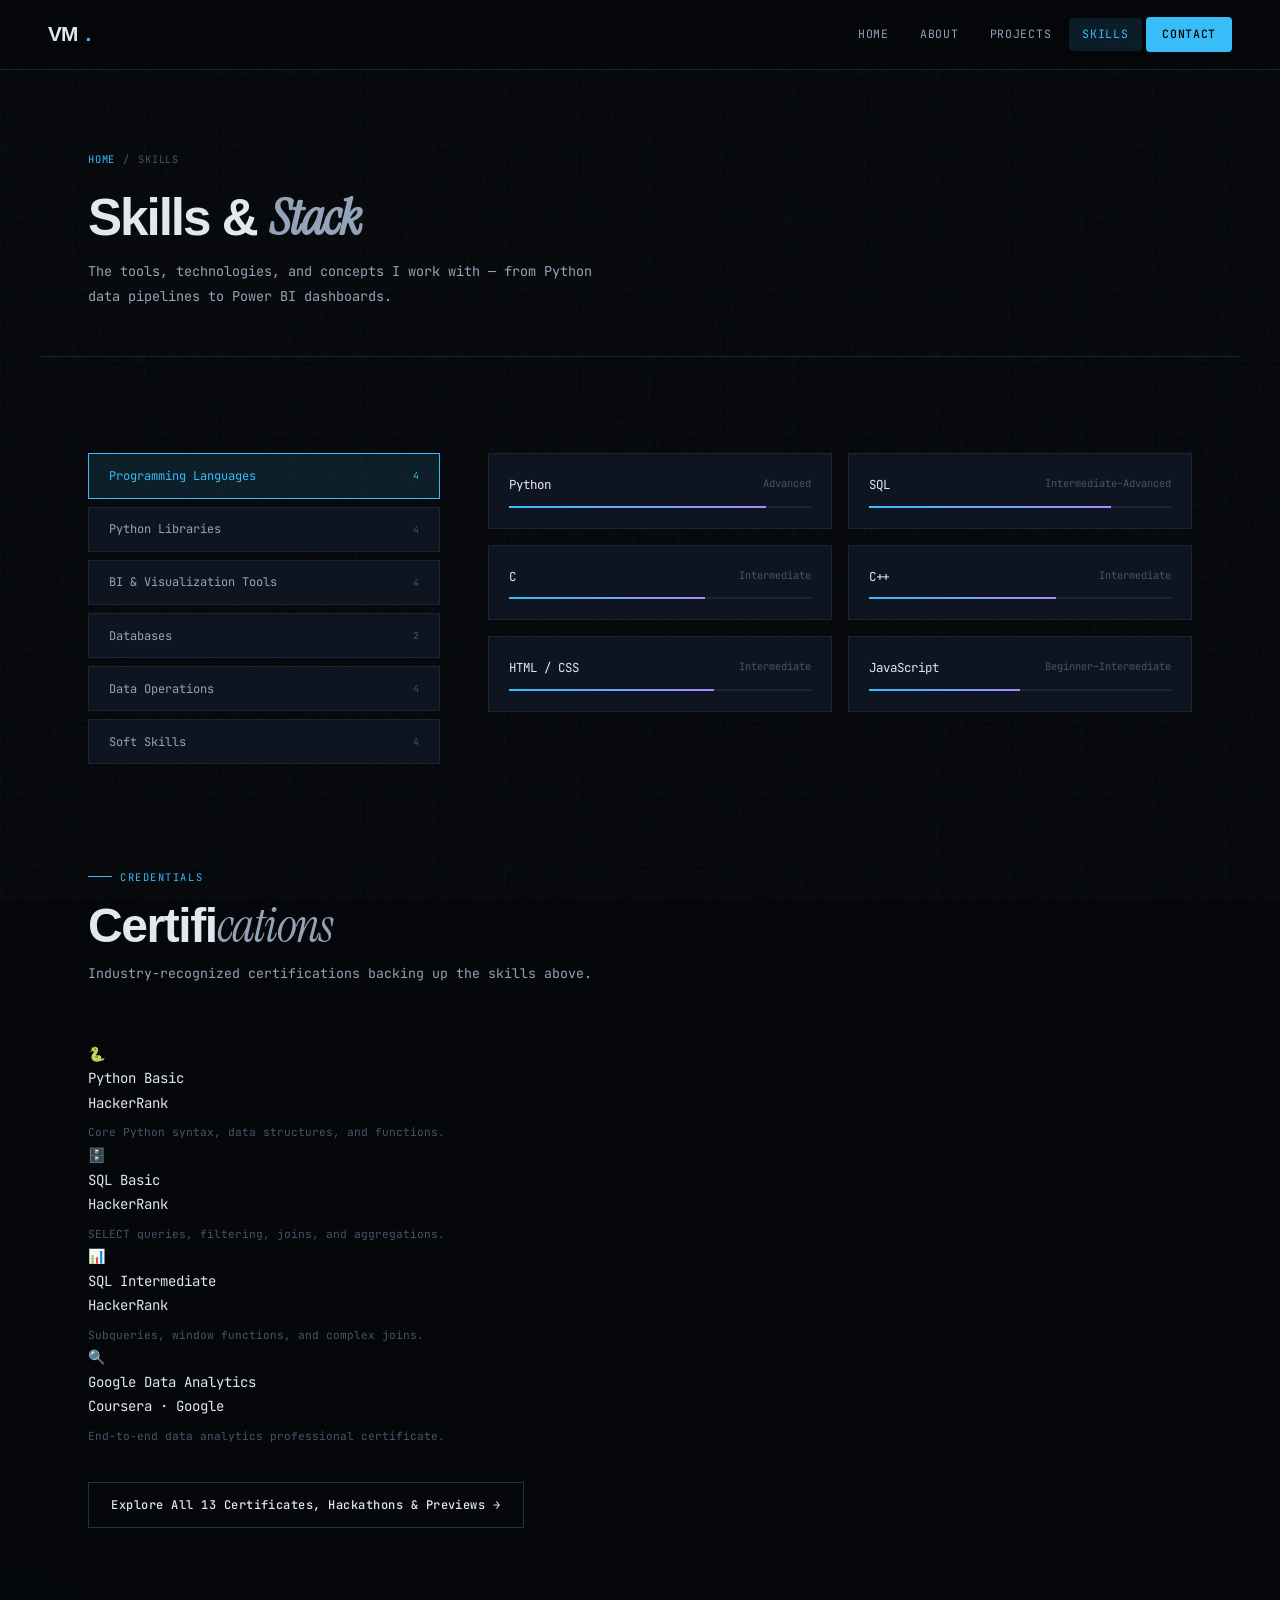
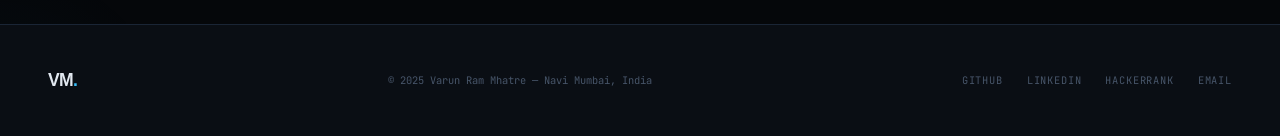
<file: skills.html>
<!DOCTYPE html>
<html lang="en">
<head>
  <meta charset="UTF-8">
  <meta name="viewport" content="width=device-width, initial-scale=1.0">
  <title>Skills — Varun Mhatre</title>
  <meta name="description" content="Skills and technologies — Varun Ram Mhatre. Python, SQL, Power BI, Tableau, Pandas, NumPy, MySQL, MongoDB.">
  <link rel="icon" href="data:image/svg+xml,<svg xmlns='http://www.w3.org/2000/svg' viewBox='0 0 100 100'><text y='.9em' font-size='90'>📊</text></svg>">
  <link rel="stylesheet" href="css/style.css">
</head>
<body>

<div class="site-noise"></div>
<div class="site-grid"></div>

<nav class="nav">
  <a href="index.html" class="nav-logo">VM<span class="dot">.</span></a>
  <ul class="nav-links">
    <li><a href="index.html">Home</a></li>
    <li><a href="about.html">About</a></li>
    <li><a href="projects.html">Projects</a></li>
    <li><a href="skills.html" class="active">Skills</a></li>
    <li><a href="contact.html" class="nav-cta">Contact</a></li>
  </ul>
  <button class="nav-mobile-btn" aria-label="Menu">
    <span></span><span></span><span></span>
  </button>
</nav>

<div class="mobile-nav-overlay">
  <a href="index.html">Home</a>
  <a href="about.html">About</a>
  <a href="projects.html">Projects</a>
  <a href="skills.html" class="active">Skills</a>
  <a href="contact.html">Contact</a>
</div>

<div class="page">

  <div class="page-hero reveal">
    <div class="page-hero-breadcrumb">
      <a href="index.html">Home</a>
      <span>/</span>
      <span>Skills</span>
    </div>
    <h1>Skills &amp; <em style="font-family:'Instrument Serif',serif;font-style:italic;color:var(--text-2)">Stack</em></h1>
    <p>The tools, technologies, and concepts I work with — from Python data pipelines to Power BI dashboards.</p>
  </div>

  <section class="section">

    <div class="skills-layout">

      <!-- SIDEBAR CATEGORY BUTTONS -->
      <div class="skill-categories reveal">
        <button class="skill-cat-btn active" data-cat="programming">
          Programming Languages
          <span class="skill-cat-count">4</span>
        </button>
        <button class="skill-cat-btn" data-cat="python-libs">
          Python Libraries
          <span class="skill-cat-count">4</span>
        </button>
        <button class="skill-cat-btn" data-cat="bi-tools">
          BI &amp; Visualization Tools
          <span class="skill-cat-count">4</span>
        </button>
        <button class="skill-cat-btn" data-cat="databases">
          Databases
          <span class="skill-cat-count">2</span>
        </button>
        <button class="skill-cat-btn" data-cat="data-ops">
          Data Operations
          <span class="skill-cat-count">4</span>
        </button>
        <button class="skill-cat-btn" data-cat="soft">
          Soft Skills
          <span class="skill-cat-count">4</span>
        </button>
      </div>

      <!-- PANELS -->
      <div>
        <!-- Programming -->
        <div class="skills-panel active" data-cat="programming">
          <div class="skills-panel-grid reveal">
            <div class="skill-item">
              <div class="skill-item-name">
                <span>Python</span>
                <span class="skill-level">Advanced</span>
              </div>
              <div class="skill-bar"><div class="skill-fill" style="--pct:85%"></div></div>
            </div>
            <div class="skill-item">
              <div class="skill-item-name">
                <span>SQL</span>
                <span class="skill-level">Intermediate–Advanced</span>
              </div>
              <div class="skill-bar"><div class="skill-fill" style="--pct:80%"></div></div>
            </div>
            <div class="skill-item">
              <div class="skill-item-name">
                <span>C</span>
                <span class="skill-level">Intermediate</span>
              </div>
              <div class="skill-bar"><div class="skill-fill" style="--pct:65%"></div></div>
            </div>
            <div class="skill-item">
              <div class="skill-item-name">
                <span>C++</span>
                <span class="skill-level">Intermediate</span>
              </div>
              <div class="skill-bar"><div class="skill-fill" style="--pct:62%"></div></div>
            </div>
            <div class="skill-item">
              <div class="skill-item-name">
                <span>HTML / CSS</span>
                <span class="skill-level">Intermediate</span>
              </div>
              <div class="skill-bar"><div class="skill-fill" style="--pct:68%"></div></div>
            </div>
            <div class="skill-item">
              <div class="skill-item-name">
                <span>JavaScript</span>
                <span class="skill-level">Beginner–Intermediate</span>
              </div>
              <div class="skill-bar"><div class="skill-fill" style="--pct:50%"></div></div>
            </div>
          </div>
        </div>

        <!-- Python Libraries -->
        <div class="skills-panel" data-cat="python-libs">
          <div class="skills-panel-grid reveal">
            <div class="skill-item">
              <div class="skill-item-name">
                <span>Pandas</span>
                <span class="skill-level">Advanced</span>
              </div>
              <div class="skill-bar"><div class="skill-fill" style="--pct:82%"></div></div>
            </div>
            <div class="skill-item">
              <div class="skill-item-name">
                <span>NumPy</span>
                <span class="skill-level">Intermediate</span>
              </div>
              <div class="skill-bar"><div class="skill-fill" style="--pct:75%"></div></div>
            </div>
            <div class="skill-item">
              <div class="skill-item-name">
                <span>Matplotlib</span>
                <span class="skill-level">Intermediate</span>
              </div>
              <div class="skill-bar"><div class="skill-fill" style="--pct:78%"></div></div>
            </div>
            <div class="skill-item">
              <div class="skill-item-name">
                <span>Seaborn</span>
                <span class="skill-level">Intermediate</span>
              </div>
              <div class="skill-bar"><div class="skill-fill" style="--pct:72%"></div></div>
            </div>
          </div>
        </div>

        <!-- BI Tools -->
        <div class="skills-panel" data-cat="bi-tools">
          <div class="skills-panel-grid reveal">
            <div class="skill-item">
              <div class="skill-item-name">
                <span>Power BI</span>
                <span class="skill-level">Advanced</span>
              </div>
              <div class="skill-bar"><div class="skill-fill" style="--pct:88%"></div></div>
            </div>
            <div class="skill-item">
              <div class="skill-item-name">
                <span>DAX</span>
                <span class="skill-level">Intermediate–Advanced</span>
              </div>
              <div class="skill-bar"><div class="skill-fill" style="--pct:78%"></div></div>
            </div>
            <div class="skill-item">
              <div class="skill-item-name">
                <span>Tableau</span>
                <span class="skill-level">Intermediate</span>
              </div>
              <div class="skill-bar"><div class="skill-fill" style="--pct:65%"></div></div>
            </div>
            <div class="skill-item">
              <div class="skill-item-name">
                <span>Excel</span>
                <span class="skill-level">Intermediate</span>
              </div>
              <div class="skill-bar"><div class="skill-fill" style="--pct:75%"></div></div>
            </div>
          </div>
        </div>

        <!-- Databases -->
        <div class="skills-panel" data-cat="databases">
          <div class="skills-panel-grid reveal">
            <div class="skill-item">
              <div class="skill-item-name">
                <span>MySQL</span>
                <span class="skill-level">Intermediate–Advanced</span>
              </div>
              <div class="skill-bar"><div class="skill-fill" style="--pct:78%"></div></div>
            </div>
            <div class="skill-item">
              <div class="skill-item-name">
                <span>MongoDB</span>
                <span class="skill-level">Intermediate</span>
              </div>
              <div class="skill-bar"><div class="skill-fill" style="--pct:60%"></div></div>
            </div>
          </div>
        </div>

        <!-- Data Ops -->
        <div class="skills-panel" data-cat="data-ops">
          <div class="skills-panel-grid reveal">
            <div class="skill-item">
              <div class="skill-item-name">
                <span>ETL Pipelines</span>
                <span class="skill-level">Intermediate</span>
              </div>
              <div class="skill-bar"><div class="skill-fill" style="--pct:72%"></div></div>
            </div>
            <div class="skill-item">
              <div class="skill-item-name">
                <span>Data Cleaning</span>
                <span class="skill-level">Advanced</span>
              </div>
              <div class="skill-bar"><div class="skill-fill" style="--pct:85%"></div></div>
            </div>
            <div class="skill-item">
              <div class="skill-item-name">
                <span>Data Modeling</span>
                <span class="skill-level">Intermediate</span>
              </div>
              <div class="skill-bar"><div class="skill-fill" style="--pct:70%"></div></div>
            </div>
            <div class="skill-item">
              <div class="skill-item-name">
                <span>KPI Development</span>
                <span class="skill-level">Advanced</span>
              </div>
              <div class="skill-bar"><div class="skill-fill" style="--pct:80%"></div></div>
            </div>
          </div>
        </div>

        <!-- Soft Skills -->
        <div class="skills-panel" data-cat="soft">
          <div class="skills-panel-grid reveal">
            <div class="skill-item">
              <div class="skill-item-name"><span>Analytical Thinking</span></div>
              <div class="skill-bar"><div class="skill-fill" style="--pct:90%"></div></div>
            </div>
            <div class="skill-item">
              <div class="skill-item-name"><span>Problem Solving</span></div>
              <div class="skill-bar"><div class="skill-fill" style="--pct:88%"></div></div>
            </div>
            <div class="skill-item">
              <div class="skill-item-name"><span>Communication</span></div>
              <div class="skill-bar"><div class="skill-fill" style="--pct:80%"></div></div>
            </div>
            <div class="skill-item">
              <div class="skill-item-name"><span>Presentation Skills</span></div>
              <div class="skill-bar"><div class="skill-fill" style="--pct:78%"></div></div>
            </div>
          </div>
        </div>

      </div><!-- /panels -->
    </div><!-- /skills-layout -->

  </section>

  <!-- CERTIFICATIONS -->
  <section class="section" style="padding-top:0">
    <div class="reveal">
      <p class="section-tag">Credentials</p>
      <h2 class="section-title">Certifi<em>cations</em></h2>
      <p class="section-desc">Industry-recognized certifications backing up the skills above.</p>
    </div>

    <div class="certs-grid stagger">
      <div class="cert-card">
        <div class="cert-icon-wrap">🐍</div>
        <div class="cert-name">Python Basic</div>
        <div class="cert-issuer">HackerRank</div>
        <p style="font-size:0.7rem;color:var(--text-3);margin-top:0.5rem;">Core Python syntax, data structures, and functions.</p>
      </div>
      <div class="cert-card">
        <div class="cert-icon-wrap">🗄️</div>
        <div class="cert-name">SQL Basic</div>
        <div class="cert-issuer">HackerRank</div>
        <p style="font-size:0.7rem;color:var(--text-3);margin-top:0.5rem;">SELECT queries, filtering, joins, and aggregations.</p>
      </div>
      <div class="cert-card">
        <div class="cert-icon-wrap">📊</div>
        <div class="cert-name">SQL Intermediate</div>
        <div class="cert-issuer">HackerRank</div>
        <p style="font-size:0.7rem;color:var(--text-3);margin-top:0.5rem;">Subqueries, window functions, and complex joins.</p>
      </div>
      <div class="cert-card">
        <div class="cert-icon-wrap">🔍</div>
        <div class="cert-name">Google Data Analytics</div>
        <div class="cert-issuer">Coursera · Google</div>
        <p style="font-size:0.7rem;color:var(--text-3);margin-top:0.5rem;">End-to-end data analytics professional certificate.</p>
      </div>
    </div>

    <div style="margin-top:2.25rem;" class="reveal">
      <a href="index.html#certificates" class="btn btn-outline">Explore All 13 Certificates, Hackathons &amp; Previews →</a>
    </div>
  </section>

</div>

<footer class="footer">
  <div class="footer-logo">VM<span style="color:var(--cyan)">.</span></div>
  <p class="footer-copy">© 2025 Varun Ram Mhatre — Navi Mumbai, India</p>
  <div class="footer-links">
    <a href="https://github.com/Varun-200646" target="_blank">GitHub</a>
    <a href="https://www.linkedin.com/in/varun-mhatre-1a9438338/" target="_blank">LinkedIn</a>
    <a href="https://www.hackerrank.com/profile/varunmhatre46" target="_blank">HackerRank</a>
    <a href="mailto:varunmhatre2324@ternaengg.ac.in">Email</a>
  </div>
</footer>

<script src="js/main.js"></script>
</body>
</html>
</file>
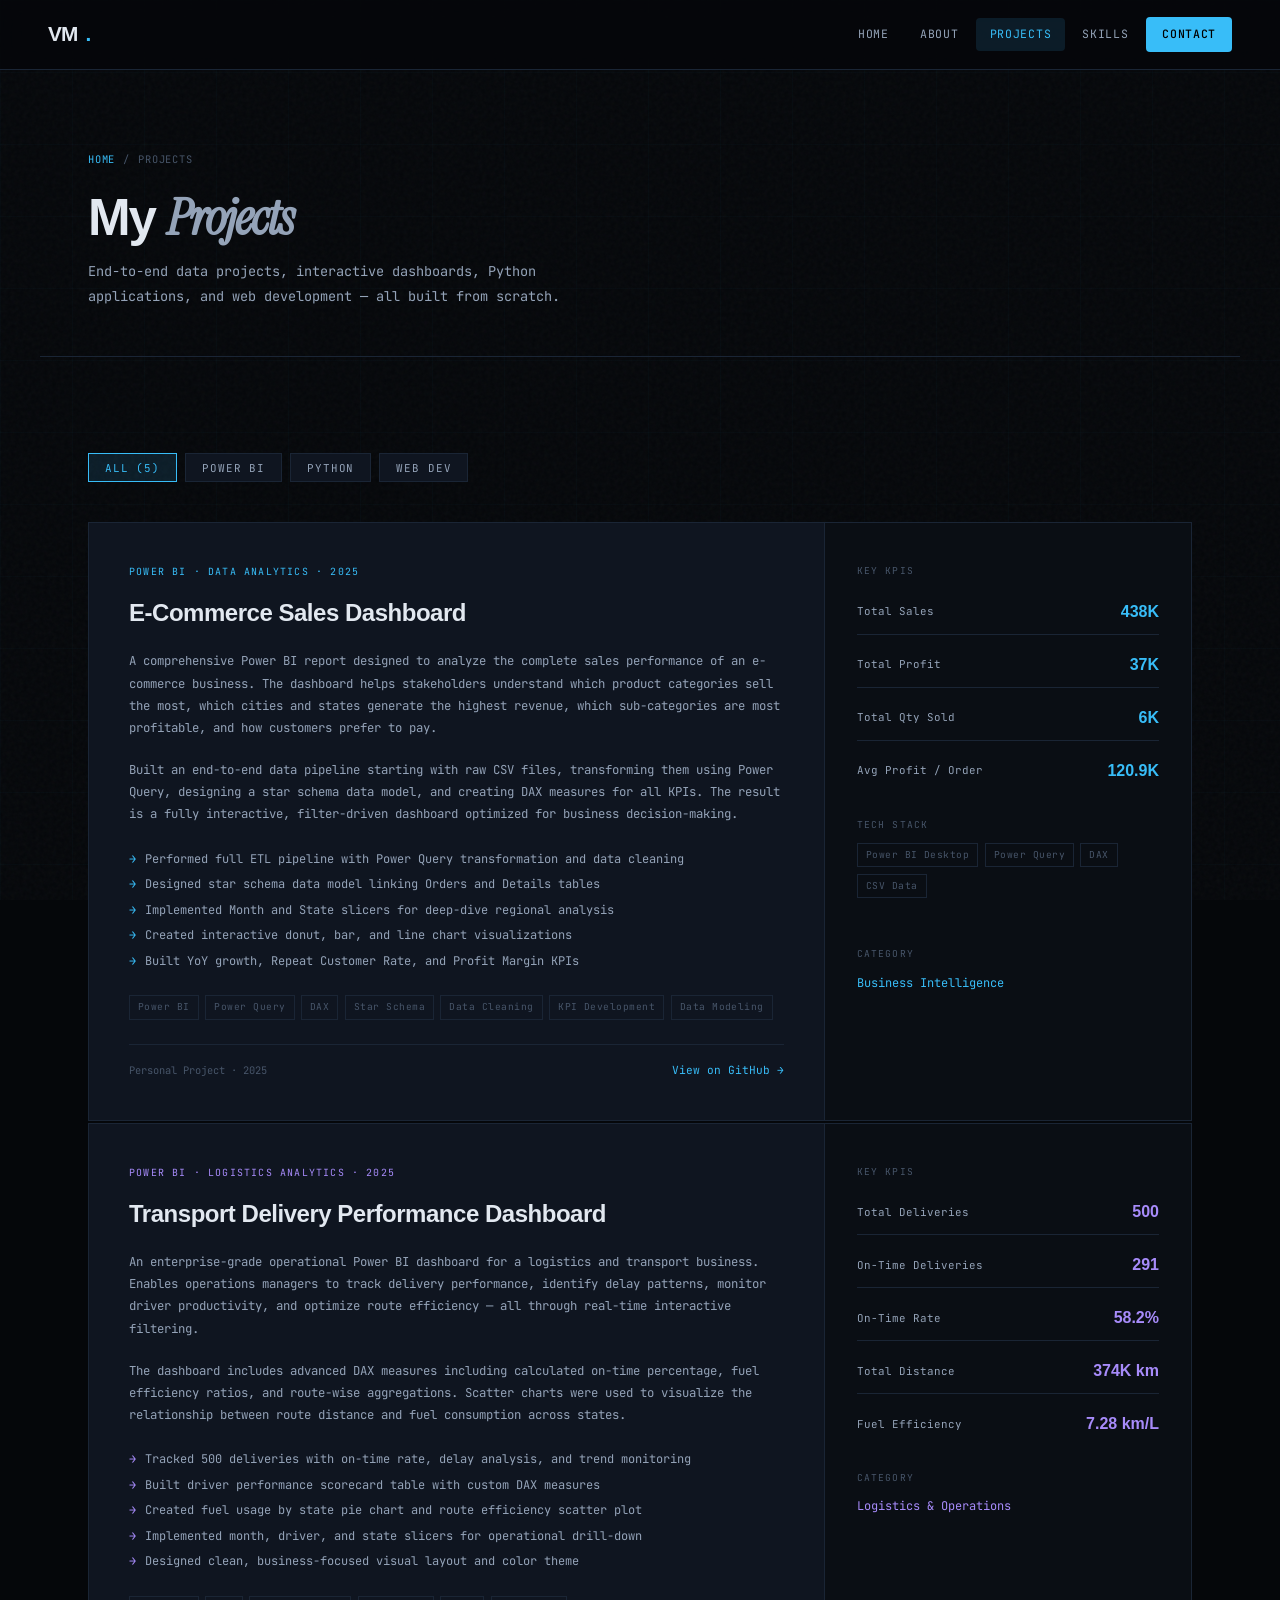
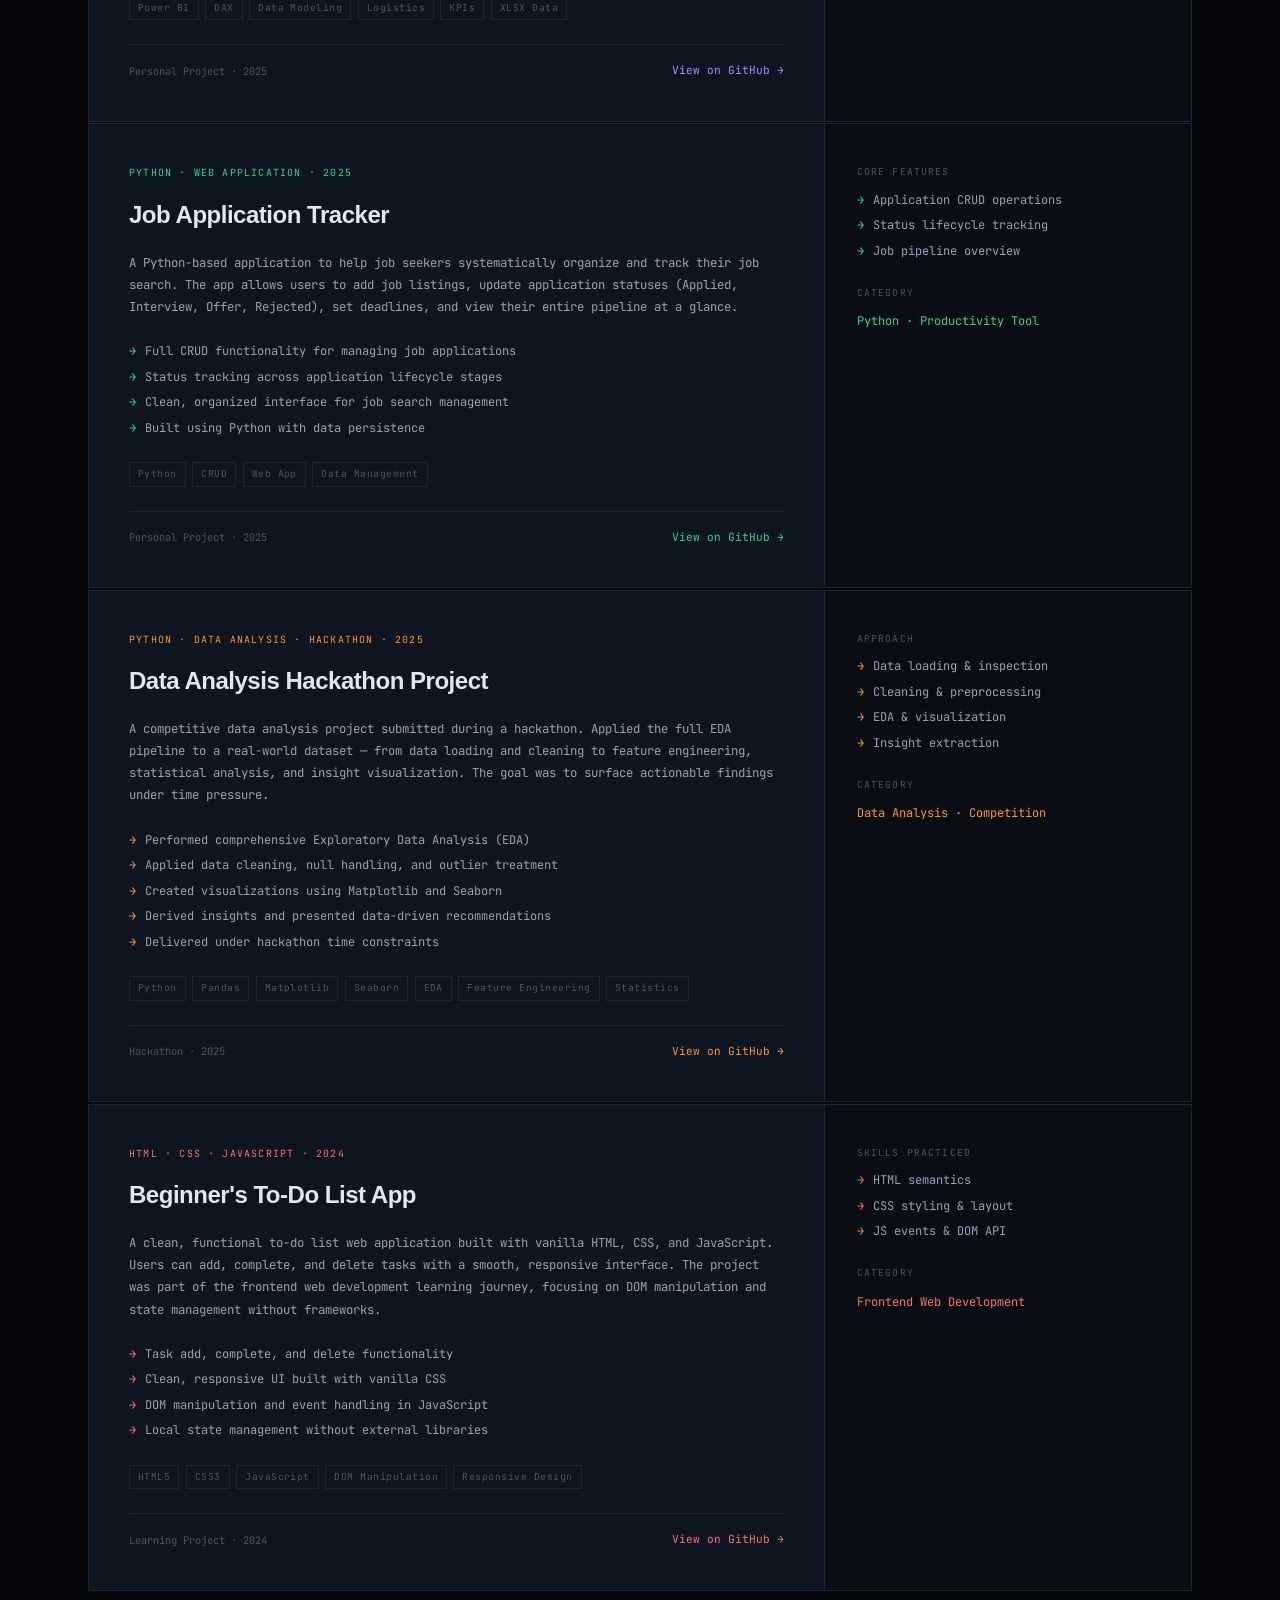
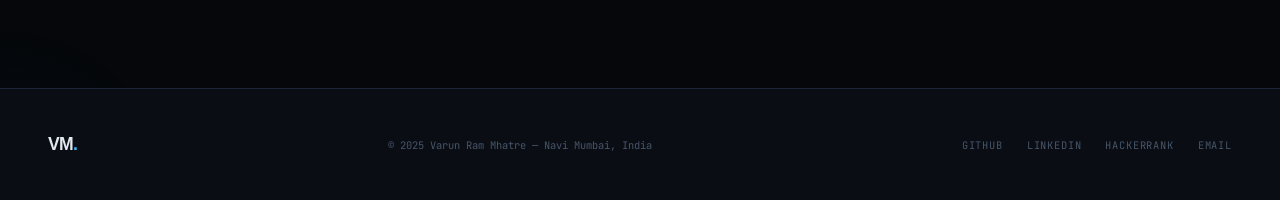
<file: portfolio/projects.html>
<!DOCTYPE html>
<html lang="en">
<head>
  <meta charset="UTF-8">
  <meta name="viewport" content="width=device-width, initial-scale=1.0">
  <title>Projects — Varun Mhatre</title>
  <meta name="description" content="Portfolio projects by Varun Ram Mhatre — Power BI dashboards, Python apps, data analysis, and web development.">
  <link rel="icon" href="data:image/svg+xml,<svg xmlns='http://www.w3.org/2000/svg' viewBox='0 0 100 100'><text y='.9em' font-size='90'>📊</text></svg>">
  <link rel="stylesheet" href="css/style.css">
  <style>
    /* Filter bar */
    .filter-bar {
      display: flex; gap: 0.5rem; flex-wrap: wrap;
      margin-bottom: 2.5rem;
    }
    .filter-btn {
      padding: 0.4rem 1rem;
      font-family: 'JetBrains Mono', monospace;
      font-size: 0.68rem;
      text-transform: uppercase; letter-spacing: 0.08em;
      background: var(--card);
      border: 1px solid var(--border);
      color: var(--text-2);
      cursor: pointer;
      transition: all 0.2s;
    }
    .filter-btn:hover, .filter-btn.active {
      border-color: var(--cyan);
      color: var(--cyan);
      background: var(--cyan-dim);
    }

    /* Detail card layout */
    .project-detail {
      display: grid;
      grid-template-columns: 2fr 1fr;
      gap: 0;
      background: var(--border);
      border: 1px solid var(--border);
      margin-bottom: 1.5px;
    }
    .project-detail-main {
      background: var(--card);
      padding: 2.5rem;
      transition: background 0.2s;
    }
    .project-detail:hover .project-detail-main { background: var(--card-hover); }

    .project-detail-side {
      background: var(--surface);
      border-left: 1px solid var(--border);
      padding: 2.5rem 2rem;
      display: flex; flex-direction: column; gap: 1.5rem;
    }

    .detail-section-label {
      font-size: 0.6rem;
      text-transform: uppercase; letter-spacing: 0.12em;
      color: var(--text-3);
      margin-bottom: 0.6rem;
    }

    .kpis-list { display: flex; flex-direction: column; gap: 0.5rem; }

    .kpi-row {
      display: flex; justify-content: space-between; align-items: center;
      padding: 0.5rem 0;
      border-bottom: 1px solid var(--border);
    }
    .kpi-row:last-child { border-bottom: none; }
    .kpi-label { font-size: 0.68rem; color: var(--text-2); }
    .kpi-val {
      font-family: 'Cabinet Grotesk', sans-serif;
      font-size: 1rem; font-weight: 700;
      color: var(--cyan);
    }

    .highlights-list { display: flex; flex-direction: column; gap: 0.4rem; }
    .highlight-item {
      font-size: 0.75rem; color: var(--text-2);
      padding-left: 1rem; position: relative; line-height: 1.6;
    }
    .highlight-item::before {
      content: '→';
      position: absolute; left: 0;
      color: var(--accent-color, var(--cyan));
    }

    @media (max-width: 768px) {
      .project-detail { grid-template-columns: 1fr; }
      .project-detail-side { border-left: none; border-top: 1px solid var(--border); }
    }
  </style>
</head>
<body>

<div class="site-noise"></div>
<div class="site-grid"></div>

<nav class="nav">
  <a href="index.html" class="nav-logo">VM<span class="dot">.</span></a>
  <ul class="nav-links">
    <li><a href="index.html">Home</a></li>
    <li><a href="about.html">About</a></li>
    <li><a href="projects.html" class="active">Projects</a></li>
    <li><a href="skills.html">Skills</a></li>
    <li><a href="contact.html" class="nav-cta">Contact</a></li>
  </ul>
  <button class="nav-mobile-btn" aria-label="Menu">
    <span></span><span></span><span></span>
  </button>
</nav>

<div class="mobile-nav-overlay">
  <a href="index.html">Home</a>
  <a href="about.html">About</a>
  <a href="projects.html" class="active">Projects</a>
  <a href="skills.html">Skills</a>
  <a href="contact.html">Contact</a>
</div>

<div class="page">

  <div class="page-hero reveal">
    <div class="page-hero-breadcrumb">
      <a href="index.html">Home</a>
      <span>/</span>
      <span>Projects</span>
    </div>
    <h1>My <em style="font-family:'Instrument Serif',serif;font-style:italic;color:var(--text-2)">Projects</em></h1>
    <p>End-to-end data projects, interactive dashboards, Python applications, and web development — all built from scratch.</p>
  </div>

  <section class="section">

    <div class="filter-bar reveal">
      <button class="filter-btn active" data-filter="all">All (5)</button>
      <button class="filter-btn" data-filter="powerbi">Power BI</button>
      <button class="filter-btn" data-filter="python">Python</button>
      <button class="filter-btn" data-filter="web">Web Dev</button>
    </div>

    <!-- PROJECT 1: E-Commerce Dashboard -->
    <div class="project-detail reveal" data-category="powerbi" style="--accent-color:var(--cyan)">
      <div class="project-detail-main">
        <div class="project-type" style="color:var(--cyan)">Power BI · Data Analytics · 2025</div>
        <h3 style="font-family:'Cabinet Grotesk',sans-serif;font-size:1.5rem;font-weight:800;letter-spacing:-0.02em;margin-bottom:1rem;">
          E-Commerce Sales Dashboard
        </h3>
        <p class="project-desc">
          A comprehensive Power BI report designed to analyze the complete sales performance of an
          e-commerce business. The dashboard helps stakeholders understand which product categories
          sell the most, which cities and states generate the highest revenue, which sub-categories
          are most profitable, and how customers prefer to pay.
        </p>
        <p class="project-desc" style="margin-top:0.75rem;">
          Built an end-to-end data pipeline starting with raw CSV files, transforming them using
          Power Query, designing a star schema data model, and creating DAX measures for all KPIs.
          The result is a fully interactive, filter-driven dashboard optimized for business decision-making.
        </p>
        <div class="highlights-list" style="margin-top:1.5rem;">
          <div class="highlight-item">Performed full ETL pipeline with Power Query transformation and data cleaning</div>
          <div class="highlight-item">Designed star schema data model linking Orders and Details tables</div>
          <div class="highlight-item">Implemented Month and State slicers for deep-dive regional analysis</div>
          <div class="highlight-item">Created interactive donut, bar, and line chart visualizations</div>
          <div class="highlight-item">Built YoY growth, Repeat Customer Rate, and Profit Margin KPIs</div>
        </div>
        <div class="project-tags" style="margin-top:1.5rem;">
          <span class="tag">Power BI</span>
          <span class="tag">Power Query</span>
          <span class="tag">DAX</span>
          <span class="tag">Star Schema</span>
          <span class="tag">Data Cleaning</span>
          <span class="tag">KPI Development</span>
          <span class="tag">Data Modeling</span>
        </div>
        <div class="project-footer" style="margin-top:1.5rem;">
          <span class="project-year">Personal Project · 2025</span>
          <a href="https://github.com/Varun-200646/E-Commerce-Sales-Dashboard" target="_blank" class="project-link" style="color:var(--cyan)">View on GitHub →</a>
        </div>
      </div>
      <div class="project-detail-side">
        <div>
          <div class="detail-section-label">Key KPIs</div>
          <div class="kpis-list">
            <div class="kpi-row"><span class="kpi-label">Total Sales</span><span class="kpi-val">438K</span></div>
            <div class="kpi-row"><span class="kpi-label">Total Profit</span><span class="kpi-val">37K</span></div>
            <div class="kpi-row"><span class="kpi-label">Total Qty Sold</span><span class="kpi-val">6K</span></div>
            <div class="kpi-row"><span class="kpi-label">Avg Profit / Order</span><span class="kpi-val">120.9K</span></div>
          </div>
        </div>
        <div>
          <div class="detail-section-label">Tech Stack</div>
          <div class="project-tags">
            <span class="tag">Power BI Desktop</span>
            <span class="tag">Power Query</span>
            <span class="tag">DAX</span>
            <span class="tag">CSV Data</span>
          </div>
        </div>
        <div>
          <div class="detail-section-label">Category</div>
          <p style="font-size:0.75rem;color:var(--cyan)">Business Intelligence</p>
        </div>
      </div>
    </div>

    <!-- PROJECT 2: Transport Dashboard -->
    <div class="project-detail reveal" data-category="powerbi" style="--accent-color:var(--purple)">
      <div class="project-detail-main">
        <div class="project-type" style="color:var(--purple)">Power BI · Logistics Analytics · 2025</div>
        <h3 style="font-family:'Cabinet Grotesk',sans-serif;font-size:1.5rem;font-weight:800;letter-spacing:-0.02em;margin-bottom:1rem;">
          Transport Delivery Performance Dashboard
        </h3>
        <p class="project-desc">
          An enterprise-grade operational Power BI dashboard for a logistics and transport business.
          Enables operations managers to track delivery performance, identify delay patterns,
          monitor driver productivity, and optimize route efficiency — all through real-time
          interactive filtering.
        </p>
        <p class="project-desc" style="margin-top:0.75rem;">
          The dashboard includes advanced DAX measures including calculated on-time percentage,
          fuel efficiency ratios, and route-wise aggregations. Scatter charts were used to
          visualize the relationship between route distance and fuel consumption across states.
        </p>
        <div class="highlights-list" style="margin-top:1.5rem;">
          <div class="highlight-item">Tracked 500 deliveries with on-time rate, delay analysis, and trend monitoring</div>
          <div class="highlight-item">Built driver performance scorecard table with custom DAX measures</div>
          <div class="highlight-item">Created fuel usage by state pie chart and route efficiency scatter plot</div>
          <div class="highlight-item">Implemented month, driver, and state slicers for operational drill-down</div>
          <div class="highlight-item">Designed clean, business-focused visual layout and color theme</div>
        </div>
        <div class="project-tags" style="margin-top:1.5rem;">
          <span class="tag">Power BI</span>
          <span class="tag">DAX</span>
          <span class="tag">Data Modeling</span>
          <span class="tag">Logistics</span>
          <span class="tag">KPIs</span>
          <span class="tag">XLSX Data</span>
        </div>
        <div class="project-footer" style="margin-top:1.5rem;">
          <span class="project-year">Personal Project · 2025</span>
          <a href="https://github.com/Varun-200646/Transport-Delivery-Performance-" target="_blank" class="project-link" style="color:var(--purple)">View on GitHub →</a>
        </div>
      </div>
      <div class="project-detail-side">
        <div>
          <div class="detail-section-label">Key KPIs</div>
          <div class="kpis-list">
            <div class="kpi-row"><span class="kpi-label">Total Deliveries</span><span class="kpi-val" style="color:var(--purple)">500</span></div>
            <div class="kpi-row"><span class="kpi-label">On-Time Deliveries</span><span class="kpi-val" style="color:var(--purple)">291</span></div>
            <div class="kpi-row"><span class="kpi-label">On-Time Rate</span><span class="kpi-val" style="color:var(--purple)">58.2%</span></div>
            <div class="kpi-row"><span class="kpi-label">Total Distance</span><span class="kpi-val" style="color:var(--purple)">374K km</span></div>
            <div class="kpi-row"><span class="kpi-label">Fuel Efficiency</span><span class="kpi-val" style="color:var(--purple)">7.28 km/L</span></div>
          </div>
        </div>
        <div>
          <div class="detail-section-label">Category</div>
          <p style="font-size:0.75rem;color:var(--purple)">Logistics & Operations</p>
        </div>
      </div>
    </div>

    <!-- PROJECT 3: Job Tracker -->
    <div class="project-detail reveal" data-category="python" style="--accent-color:var(--green)">
      <div class="project-detail-main">
        <div class="project-type" style="color:var(--green)">Python · Web Application · 2025</div>
        <h3 style="font-family:'Cabinet Grotesk',sans-serif;font-size:1.5rem;font-weight:800;letter-spacing:-0.02em;margin-bottom:1rem;">
          Job Application Tracker
        </h3>
        <p class="project-desc">
          A Python-based application to help job seekers systematically organize and track
          their job search. The app allows users to add job listings, update application
          statuses (Applied, Interview, Offer, Rejected), set deadlines, and view their
          entire pipeline at a glance.
        </p>
        <div class="highlights-list" style="margin-top:1.5rem;">
          <div class="highlight-item">Full CRUD functionality for managing job applications</div>
          <div class="highlight-item">Status tracking across application lifecycle stages</div>
          <div class="highlight-item">Clean, organized interface for job search management</div>
          <div class="highlight-item">Built using Python with data persistence</div>
        </div>
        <div class="project-tags" style="margin-top:1.5rem;">
          <span class="tag">Python</span>
          <span class="tag">CRUD</span>
          <span class="tag">Web App</span>
          <span class="tag">Data Management</span>
        </div>
        <div class="project-footer" style="margin-top:1.5rem;">
          <span class="project-year">Personal Project · 2025</span>
          <a href="https://github.com/Varun-200646/Job-Tracker" target="_blank" class="project-link" style="color:var(--green)">View on GitHub →</a>
        </div>
      </div>
      <div class="project-detail-side">
        <div>
          <div class="detail-section-label">Core Features</div>
          <div class="highlights-list">
            <div class="highlight-item" style="--accent-color:var(--green)">Application CRUD operations</div>
            <div class="highlight-item" style="--accent-color:var(--green)">Status lifecycle tracking</div>
            <div class="highlight-item" style="--accent-color:var(--green)">Job pipeline overview</div>
          </div>
        </div>
        <div>
          <div class="detail-section-label">Category</div>
          <p style="font-size:0.75rem;color:var(--green)">Python · Productivity Tool</p>
        </div>
      </div>
    </div>

    <!-- PROJECT 4: Hackathon -->
    <div class="project-detail reveal" data-category="python" style="--accent-color:var(--orange)">
      <div class="project-detail-main">
        <div class="project-type" style="color:var(--orange)">Python · Data Analysis · Hackathon · 2025</div>
        <h3 style="font-family:'Cabinet Grotesk',sans-serif;font-size:1.5rem;font-weight:800;letter-spacing:-0.02em;margin-bottom:1rem;">
          Data Analysis Hackathon Project
        </h3>
        <p class="project-desc">
          A competitive data analysis project submitted during a hackathon. Applied the full
          EDA pipeline to a real-world dataset — from data loading and cleaning to feature
          engineering, statistical analysis, and insight visualization. The goal was to surface
          actionable findings under time pressure.
        </p>
        <div class="highlights-list" style="margin-top:1.5rem;">
          <div class="highlight-item">Performed comprehensive Exploratory Data Analysis (EDA)</div>
          <div class="highlight-item">Applied data cleaning, null handling, and outlier treatment</div>
          <div class="highlight-item">Created visualizations using Matplotlib and Seaborn</div>
          <div class="highlight-item">Derived insights and presented data-driven recommendations</div>
          <div class="highlight-item">Delivered under hackathon time constraints</div>
        </div>
        <div class="project-tags" style="margin-top:1.5rem;">
          <span class="tag">Python</span>
          <span class="tag">Pandas</span>
          <span class="tag">Matplotlib</span>
          <span class="tag">Seaborn</span>
          <span class="tag">EDA</span>
          <span class="tag">Feature Engineering</span>
          <span class="tag">Statistics</span>
        </div>
        <div class="project-footer" style="margin-top:1.5rem;">
          <span class="project-year">Hackathon · 2025</span>
          <a href="https://github.com/Varun-200646/Data-Analysis-Hackathon-Project" target="_blank" class="project-link" style="color:var(--orange)">View on GitHub →</a>
        </div>
      </div>
      <div class="project-detail-side">
        <div>
          <div class="detail-section-label">Approach</div>
          <div class="highlights-list">
            <div class="highlight-item" style="--accent-color:var(--orange)">Data loading & inspection</div>
            <div class="highlight-item" style="--accent-color:var(--orange)">Cleaning & preprocessing</div>
            <div class="highlight-item" style="--accent-color:var(--orange)">EDA & visualization</div>
            <div class="highlight-item" style="--accent-color:var(--orange)">Insight extraction</div>
          </div>
        </div>
        <div>
          <div class="detail-section-label">Category</div>
          <p style="font-size:0.75rem;color:var(--orange)">Data Analysis · Competition</p>
        </div>
      </div>
    </div>

    <!-- PROJECT 5: To-Do List -->
    <div class="project-detail reveal" data-category="web" style="--accent-color:var(--red)">
      <div class="project-detail-main">
        <div class="project-type" style="color:var(--red)">HTML · CSS · JavaScript · 2024</div>
        <h3 style="font-family:'Cabinet Grotesk',sans-serif;font-size:1.5rem;font-weight:800;letter-spacing:-0.02em;margin-bottom:1rem;">
          Beginner's To-Do List App
        </h3>
        <p class="project-desc">
          A clean, functional to-do list web application built with vanilla HTML, CSS, and JavaScript.
          Users can add, complete, and delete tasks with a smooth, responsive interface. The project
          was part of the frontend web development learning journey, focusing on DOM manipulation
          and state management without frameworks.
        </p>
        <div class="highlights-list" style="margin-top:1.5rem;">
          <div class="highlight-item">Task add, complete, and delete functionality</div>
          <div class="highlight-item">Clean, responsive UI built with vanilla CSS</div>
          <div class="highlight-item">DOM manipulation and event handling in JavaScript</div>
          <div class="highlight-item">Local state management without external libraries</div>
        </div>
        <div class="project-tags" style="margin-top:1.5rem;">
          <span class="tag">HTML5</span>
          <span class="tag">CSS3</span>
          <span class="tag">JavaScript</span>
          <span class="tag">DOM Manipulation</span>
          <span class="tag">Responsive Design</span>
        </div>
        <div class="project-footer" style="margin-top:1.5rem;">
          <span class="project-year">Learning Project · 2024</span>
          <a href="https://github.com/Varun-200646/Beginners-To-Do-List" target="_blank" class="project-link" style="color:var(--red)">View on GitHub →</a>
        </div>
      </div>
      <div class="project-detail-side">
        <div>
          <div class="detail-section-label">Skills Practiced</div>
          <div class="highlights-list">
            <div class="highlight-item" style="--accent-color:var(--red)">HTML semantics</div>
            <div class="highlight-item" style="--accent-color:var(--red)">CSS styling & layout</div>
            <div class="highlight-item" style="--accent-color:var(--red)">JS events & DOM API</div>
          </div>
        </div>
        <div>
          <div class="detail-section-label">Category</div>
          <p style="font-size:0.75rem;color:var(--red)">Frontend Web Development</p>
        </div>
      </div>
    </div>

  </section>

</div>

<footer class="footer">
  <div class="footer-logo">VM<span style="color:var(--cyan)">.</span></div>
  <p class="footer-copy">© 2025 Varun Ram Mhatre — Navi Mumbai, India</p>
  <div class="footer-links">
    <a href="https://github.com/Varun-200646" target="_blank">GitHub</a>
    <a href="https://www.linkedin.com/in/varun-mhatre-1a9438338/" target="_blank">LinkedIn</a>
    <a href="https://www.hackerrank.com/profile/varunmhatre46" target="_blank">HackerRank</a>
    <a href="mailto:varunmhatre2324@ternaengg.ac.in">Email</a>
  </div>
</footer>

<script src="js/main.js"></script>
<script>
  // Filter functionality
  const filterBtns = document.querySelectorAll('.filter-btn');
  const projectItems = document.querySelectorAll('.project-detail');

  filterBtns.forEach(btn => {
    btn.addEventListener('click', () => {
      filterBtns.forEach(b => b.classList.remove('active'));
      btn.classList.add('active');
      const filter = btn.dataset.filter;
      projectItems.forEach(item => {
        if (filter === 'all' || item.dataset.category === filter) {
          item.style.display = '';
        } else {
          item.style.display = 'none';
        }
      });
    });
  });
</script>
</body>
</html>
</file>
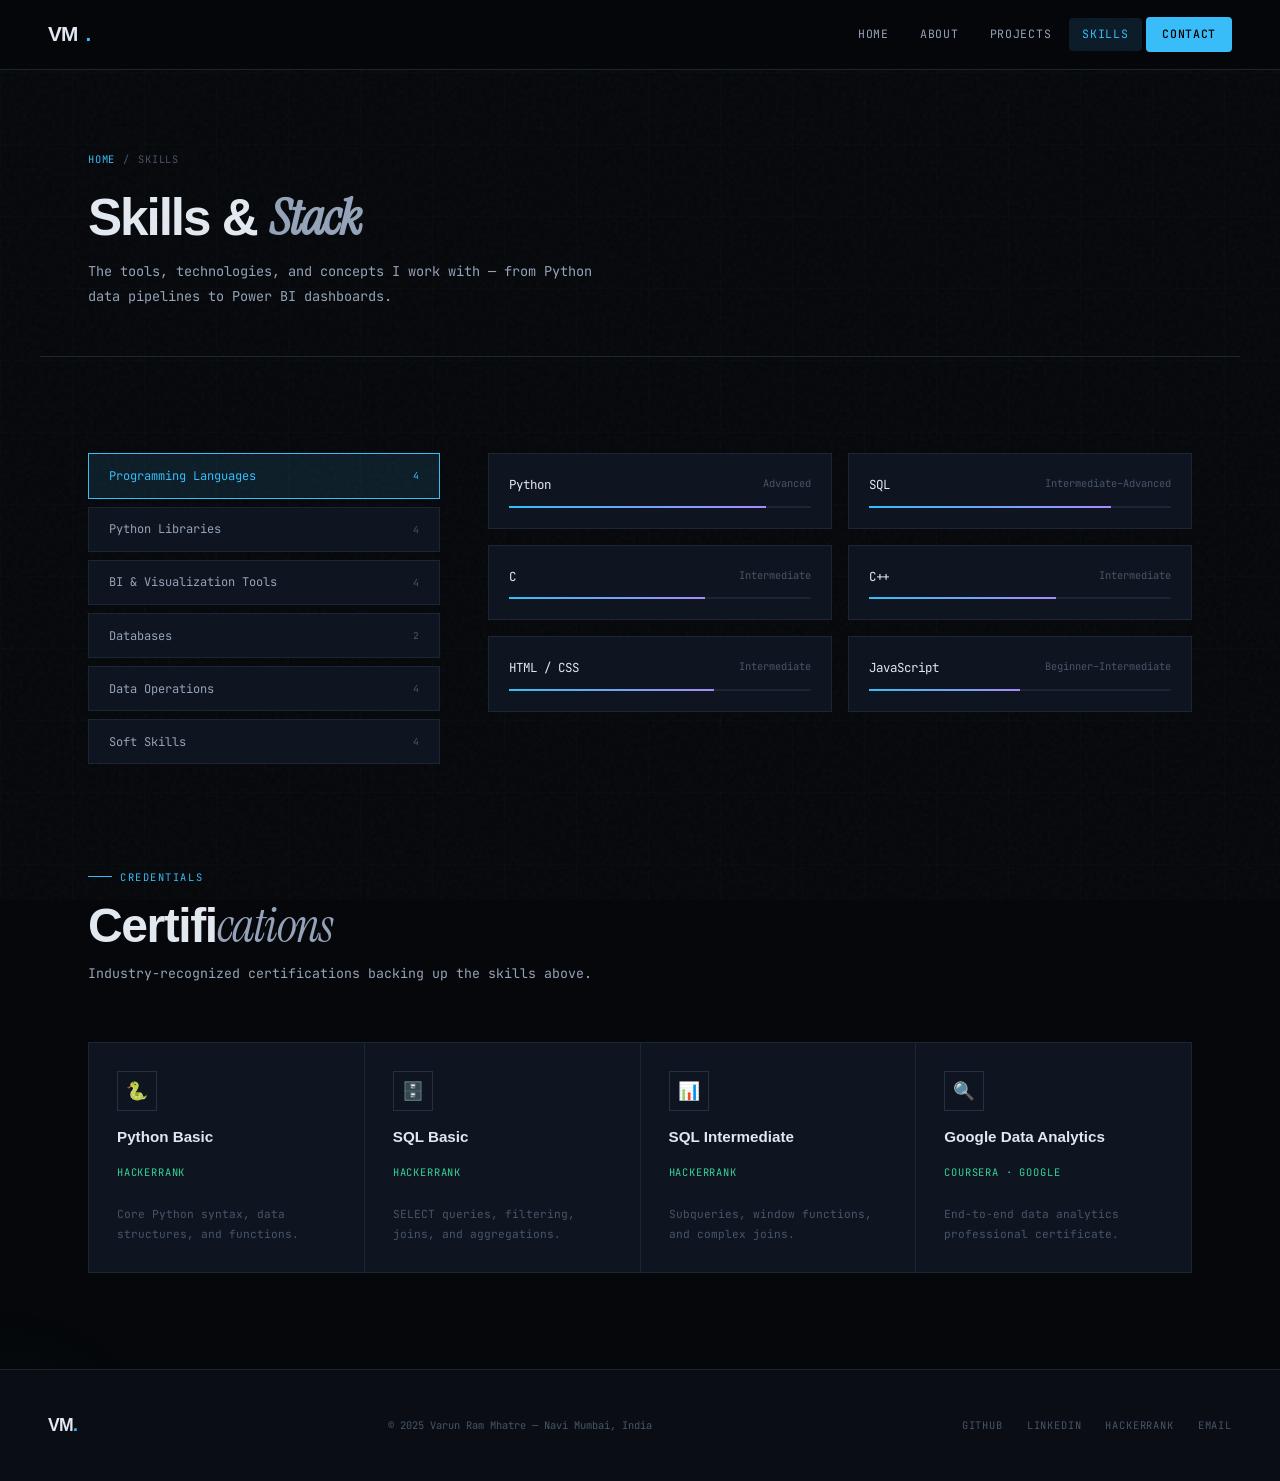
<file: portfolio/skills.html>
<!DOCTYPE html>
<html lang="en">
<head>
  <meta charset="UTF-8">
  <meta name="viewport" content="width=device-width, initial-scale=1.0">
  <title>Skills — Varun Mhatre</title>
  <meta name="description" content="Skills and technologies — Varun Ram Mhatre. Python, SQL, Power BI, Tableau, Pandas, NumPy, MySQL, MongoDB.">
  <link rel="icon" href="data:image/svg+xml,<svg xmlns='http://www.w3.org/2000/svg' viewBox='0 0 100 100'><text y='.9em' font-size='90'>📊</text></svg>">
  <link rel="stylesheet" href="css/style.css">
</head>
<body>

<div class="site-noise"></div>
<div class="site-grid"></div>

<nav class="nav">
  <a href="index.html" class="nav-logo">VM<span class="dot">.</span></a>
  <ul class="nav-links">
    <li><a href="index.html">Home</a></li>
    <li><a href="about.html">About</a></li>
    <li><a href="projects.html">Projects</a></li>
    <li><a href="skills.html" class="active">Skills</a></li>
    <li><a href="contact.html" class="nav-cta">Contact</a></li>
  </ul>
  <button class="nav-mobile-btn" aria-label="Menu">
    <span></span><span></span><span></span>
  </button>
</nav>

<div class="mobile-nav-overlay">
  <a href="index.html">Home</a>
  <a href="about.html">About</a>
  <a href="projects.html">Projects</a>
  <a href="skills.html" class="active">Skills</a>
  <a href="contact.html">Contact</a>
</div>

<div class="page">

  <div class="page-hero reveal">
    <div class="page-hero-breadcrumb">
      <a href="index.html">Home</a>
      <span>/</span>
      <span>Skills</span>
    </div>
    <h1>Skills &amp; <em style="font-family:'Instrument Serif',serif;font-style:italic;color:var(--text-2)">Stack</em></h1>
    <p>The tools, technologies, and concepts I work with — from Python data pipelines to Power BI dashboards.</p>
  </div>

  <section class="section">

    <div class="skills-layout">

      <!-- SIDEBAR CATEGORY BUTTONS -->
      <div class="skill-categories reveal">
        <button class="skill-cat-btn active" data-cat="programming">
          Programming Languages
          <span class="skill-cat-count">4</span>
        </button>
        <button class="skill-cat-btn" data-cat="python-libs">
          Python Libraries
          <span class="skill-cat-count">4</span>
        </button>
        <button class="skill-cat-btn" data-cat="bi-tools">
          BI &amp; Visualization Tools
          <span class="skill-cat-count">4</span>
        </button>
        <button class="skill-cat-btn" data-cat="databases">
          Databases
          <span class="skill-cat-count">2</span>
        </button>
        <button class="skill-cat-btn" data-cat="data-ops">
          Data Operations
          <span class="skill-cat-count">4</span>
        </button>
        <button class="skill-cat-btn" data-cat="soft">
          Soft Skills
          <span class="skill-cat-count">4</span>
        </button>
      </div>

      <!-- PANELS -->
      <div>
        <!-- Programming -->
        <div class="skills-panel active" data-cat="programming">
          <div class="skills-panel-grid reveal">
            <div class="skill-item">
              <div class="skill-item-name">
                <span>Python</span>
                <span class="skill-level">Advanced</span>
              </div>
              <div class="skill-bar"><div class="skill-fill" style="--pct:85%"></div></div>
            </div>
            <div class="skill-item">
              <div class="skill-item-name">
                <span>SQL</span>
                <span class="skill-level">Intermediate–Advanced</span>
              </div>
              <div class="skill-bar"><div class="skill-fill" style="--pct:80%"></div></div>
            </div>
            <div class="skill-item">
              <div class="skill-item-name">
                <span>C</span>
                <span class="skill-level">Intermediate</span>
              </div>
              <div class="skill-bar"><div class="skill-fill" style="--pct:65%"></div></div>
            </div>
            <div class="skill-item">
              <div class="skill-item-name">
                <span>C++</span>
                <span class="skill-level">Intermediate</span>
              </div>
              <div class="skill-bar"><div class="skill-fill" style="--pct:62%"></div></div>
            </div>
            <div class="skill-item">
              <div class="skill-item-name">
                <span>HTML / CSS</span>
                <span class="skill-level">Intermediate</span>
              </div>
              <div class="skill-bar"><div class="skill-fill" style="--pct:68%"></div></div>
            </div>
            <div class="skill-item">
              <div class="skill-item-name">
                <span>JavaScript</span>
                <span class="skill-level">Beginner–Intermediate</span>
              </div>
              <div class="skill-bar"><div class="skill-fill" style="--pct:50%"></div></div>
            </div>
          </div>
        </div>

        <!-- Python Libraries -->
        <div class="skills-panel" data-cat="python-libs">
          <div class="skills-panel-grid reveal">
            <div class="skill-item">
              <div class="skill-item-name">
                <span>Pandas</span>
                <span class="skill-level">Advanced</span>
              </div>
              <div class="skill-bar"><div class="skill-fill" style="--pct:82%"></div></div>
            </div>
            <div class="skill-item">
              <div class="skill-item-name">
                <span>NumPy</span>
                <span class="skill-level">Intermediate</span>
              </div>
              <div class="skill-bar"><div class="skill-fill" style="--pct:75%"></div></div>
            </div>
            <div class="skill-item">
              <div class="skill-item-name">
                <span>Matplotlib</span>
                <span class="skill-level">Intermediate</span>
              </div>
              <div class="skill-bar"><div class="skill-fill" style="--pct:78%"></div></div>
            </div>
            <div class="skill-item">
              <div class="skill-item-name">
                <span>Seaborn</span>
                <span class="skill-level">Intermediate</span>
              </div>
              <div class="skill-bar"><div class="skill-fill" style="--pct:72%"></div></div>
            </div>
          </div>
        </div>

        <!-- BI Tools -->
        <div class="skills-panel" data-cat="bi-tools">
          <div class="skills-panel-grid reveal">
            <div class="skill-item">
              <div class="skill-item-name">
                <span>Power BI</span>
                <span class="skill-level">Advanced</span>
              </div>
              <div class="skill-bar"><div class="skill-fill" style="--pct:88%"></div></div>
            </div>
            <div class="skill-item">
              <div class="skill-item-name">
                <span>DAX</span>
                <span class="skill-level">Intermediate–Advanced</span>
              </div>
              <div class="skill-bar"><div class="skill-fill" style="--pct:78%"></div></div>
            </div>
            <div class="skill-item">
              <div class="skill-item-name">
                <span>Tableau</span>
                <span class="skill-level">Intermediate</span>
              </div>
              <div class="skill-bar"><div class="skill-fill" style="--pct:65%"></div></div>
            </div>
            <div class="skill-item">
              <div class="skill-item-name">
                <span>Excel</span>
                <span class="skill-level">Intermediate</span>
              </div>
              <div class="skill-bar"><div class="skill-fill" style="--pct:75%"></div></div>
            </div>
          </div>
        </div>

        <!-- Databases -->
        <div class="skills-panel" data-cat="databases">
          <div class="skills-panel-grid reveal">
            <div class="skill-item">
              <div class="skill-item-name">
                <span>MySQL</span>
                <span class="skill-level">Intermediate–Advanced</span>
              </div>
              <div class="skill-bar"><div class="skill-fill" style="--pct:78%"></div></div>
            </div>
            <div class="skill-item">
              <div class="skill-item-name">
                <span>MongoDB</span>
                <span class="skill-level">Intermediate</span>
              </div>
              <div class="skill-bar"><div class="skill-fill" style="--pct:60%"></div></div>
            </div>
          </div>
        </div>

        <!-- Data Ops -->
        <div class="skills-panel" data-cat="data-ops">
          <div class="skills-panel-grid reveal">
            <div class="skill-item">
              <div class="skill-item-name">
                <span>ETL Pipelines</span>
                <span class="skill-level">Intermediate</span>
              </div>
              <div class="skill-bar"><div class="skill-fill" style="--pct:72%"></div></div>
            </div>
            <div class="skill-item">
              <div class="skill-item-name">
                <span>Data Cleaning</span>
                <span class="skill-level">Advanced</span>
              </div>
              <div class="skill-bar"><div class="skill-fill" style="--pct:85%"></div></div>
            </div>
            <div class="skill-item">
              <div class="skill-item-name">
                <span>Data Modeling</span>
                <span class="skill-level">Intermediate</span>
              </div>
              <div class="skill-bar"><div class="skill-fill" style="--pct:70%"></div></div>
            </div>
            <div class="skill-item">
              <div class="skill-item-name">
                <span>KPI Development</span>
                <span class="skill-level">Advanced</span>
              </div>
              <div class="skill-bar"><div class="skill-fill" style="--pct:80%"></div></div>
            </div>
          </div>
        </div>

        <!-- Soft Skills -->
        <div class="skills-panel" data-cat="soft">
          <div class="skills-panel-grid reveal">
            <div class="skill-item">
              <div class="skill-item-name"><span>Analytical Thinking</span></div>
              <div class="skill-bar"><div class="skill-fill" style="--pct:90%"></div></div>
            </div>
            <div class="skill-item">
              <div class="skill-item-name"><span>Problem Solving</span></div>
              <div class="skill-bar"><div class="skill-fill" style="--pct:88%"></div></div>
            </div>
            <div class="skill-item">
              <div class="skill-item-name"><span>Communication</span></div>
              <div class="skill-bar"><div class="skill-fill" style="--pct:80%"></div></div>
            </div>
            <div class="skill-item">
              <div class="skill-item-name"><span>Presentation Skills</span></div>
              <div class="skill-bar"><div class="skill-fill" style="--pct:78%"></div></div>
            </div>
          </div>
        </div>

      </div><!-- /panels -->
    </div><!-- /skills-layout -->

  </section>

  <!-- CERTIFICATIONS -->
  <section class="section" style="padding-top:0">
    <div class="reveal">
      <p class="section-tag">Credentials</p>
      <h2 class="section-title">Certifi<em>cations</em></h2>
      <p class="section-desc">Industry-recognized certifications backing up the skills above.</p>
    </div>

    <div class="certs-grid stagger">
      <div class="cert-card">
        <div class="cert-icon-wrap">🐍</div>
        <div class="cert-name">Python Basic</div>
        <div class="cert-issuer">HackerRank</div>
        <p style="font-size:0.7rem;color:var(--text-3);margin-top:0.5rem;">Core Python syntax, data structures, and functions.</p>
      </div>
      <div class="cert-card">
        <div class="cert-icon-wrap">🗄️</div>
        <div class="cert-name">SQL Basic</div>
        <div class="cert-issuer">HackerRank</div>
        <p style="font-size:0.7rem;color:var(--text-3);margin-top:0.5rem;">SELECT queries, filtering, joins, and aggregations.</p>
      </div>
      <div class="cert-card">
        <div class="cert-icon-wrap">📊</div>
        <div class="cert-name">SQL Intermediate</div>
        <div class="cert-issuer">HackerRank</div>
        <p style="font-size:0.7rem;color:var(--text-3);margin-top:0.5rem;">Subqueries, window functions, and complex joins.</p>
      </div>
      <div class="cert-card">
        <div class="cert-icon-wrap">🔍</div>
        <div class="cert-name">Google Data Analytics</div>
        <div class="cert-issuer">Coursera · Google</div>
        <p style="font-size:0.7rem;color:var(--text-3);margin-top:0.5rem;">End-to-end data analytics professional certificate.</p>
      </div>
    </div>
  </section>

</div>

<footer class="footer">
  <div class="footer-logo">VM<span style="color:var(--cyan)">.</span></div>
  <p class="footer-copy">© 2025 Varun Ram Mhatre — Navi Mumbai, India</p>
  <div class="footer-links">
    <a href="https://github.com/Varun-200646" target="_blank">GitHub</a>
    <a href="https://www.linkedin.com/in/varun-mhatre-1a9438338/" target="_blank">LinkedIn</a>
    <a href="https://www.hackerrank.com/profile/varunmhatre46" target="_blank">HackerRank</a>
    <a href="mailto:varunmhatre2324@ternaengg.ac.in">Email</a>
  </div>
</footer>

<script src="js/main.js"></script>
</body>
</html>
</file>
<file: portfolio/css/style.css>
/* =========================================
   VARUN MHATRE — PORTFOLIO DESIGN SYSTEM
   ========================================= */

@import url('https://fonts.googleapis.com/css2?family=Cabinet+Grotesk:wght@400;500;700;800;900&family=Instrument+Serif:ital@0;1&family=JetBrains+Mono:wght@300;400;500&display=swap');

:root {
  --bg:        #05070a;
  --surface:   #0a0e14;
  --card:      #0f1520;
  --card-hover:#131c29;
  --border:    #1a2535;
  --border-light: #243044;

  --cyan:      #38bdf8;
  --cyan-dim:  rgba(56,189,248,0.12);
  --cyan-glow: rgba(56,189,248,0.06);
  --green:     #34d399;
  --purple:    #a78bfa;
  --orange:    #fb923c;
  --red:       #f87171;

  --text:      #e2e8f0;
  --text-2:    #94a3b8;
  --text-3:    #475569;

  --nav-h:     70px;

  --ease-out:  cubic-bezier(0.22, 1, 0.36, 1);
}

/* RESET */
*, *::before, *::after { box-sizing: border-box; margin: 0; padding: 0; }
html { scroll-behavior: smooth; font-size: 16px; }

body {
  background: var(--bg);
  color: var(--text);
  font-family: 'JetBrains Mono', monospace;
  font-size: 0.875rem;
  line-height: 1.75;
  -webkit-font-smoothing: antialiased;
}

img { display: block; max-width: 100%; }
a { color: inherit; text-decoration: none; }
ul { list-style: none; }

/* ---- SCROLLBAR ---- */
::-webkit-scrollbar { width: 4px; }
::-webkit-scrollbar-track { background: var(--bg); }
::-webkit-scrollbar-thumb { background: var(--border-light); border-radius: 2px; }

/* ---- SELECTION ---- */
::selection { background: rgba(56,189,248,0.2); color: var(--cyan); }

/* ==============================
   NOISE + GRID OVERLAYS
   ============================== */
.site-noise {
  position: fixed; inset: 0; z-index: 0; pointer-events: none;
  background-image: url("data:image/svg+xml,%3Csvg viewBox='0 0 256 256' xmlns='http://www.w3.org/2000/svg'%3E%3Cfilter id='n'%3E%3CfeTurbulence type='fractalNoise' baseFrequency='0.85' numOctaves='4' stitchTiles='stitch'/%3E%3C/filter%3E%3Crect width='100%25' height='100%25' filter='url(%23n)' opacity='0.035'/%3E%3C/svg%3E");
  opacity: 1;
}

.site-grid {
  position: fixed; inset: 0; z-index: 0; pointer-events: none;
  background-image:
    linear-gradient(rgba(56,189,248,0.025) 1px, transparent 1px),
    linear-gradient(90deg, rgba(56,189,248,0.025) 1px, transparent 1px);
  background-size: 72px 72px;
}

/* ==============================
   NAVIGATION
   ============================== */
.nav {
  position: fixed; top: 0; left: 0; right: 0; z-index: 200;
  height: var(--nav-h);
  display: flex; align-items: center; justify-content: space-between;
  padding: 0 3rem;
  background: rgba(5,7,10,0.82);
  backdrop-filter: blur(24px) saturate(1.5);
  border-bottom: 1px solid var(--border);
  transition: background 0.3s;
}

.nav-logo {
  font-family: 'Cabinet Grotesk', sans-serif;
  font-weight: 900;
  font-size: 1.3rem;
  letter-spacing: -0.04em;
  display: flex; align-items: center; gap: 0.5rem;
}

.nav-logo .dot { color: var(--cyan); }

.nav-links {
  display: flex; align-items: center; gap: 0.25rem;
}

.nav-links a {
  display: flex; align-items: center; gap: 0.4rem;
  padding: 0.4rem 0.85rem;
  font-size: 0.72rem;
  letter-spacing: 0.06em;
  text-transform: uppercase;
  color: var(--text-2);
  border-radius: 4px;
  transition: color 0.2s, background 0.2s;
}

.nav-links a:hover, .nav-links a.active {
  color: var(--cyan);
  background: var(--cyan-dim);
}

.nav-cta {
  background: var(--cyan) !important;
  color: #000 !important;
  font-weight: 500;
  border-radius: 4px;
  padding: 0.45rem 1rem !important;
  transition: opacity 0.2s !important;
}
.nav-cta:hover { opacity: 0.85 !important; background: var(--cyan) !important; }

.nav-mobile-btn {
  display: none;
  flex-direction: column; gap: 5px;
  cursor: pointer; padding: 4px;
}
.nav-mobile-btn span {
  display: block; width: 22px; height: 2px;
  background: var(--text-2);
  transition: all 0.3s;
}

/* ==============================
   PAGE WRAPPER
   ============================== */
.page {
  position: relative; z-index: 1;
  padding-top: var(--nav-h);
  min-height: 100vh;
}

/* ==============================
   HERO
   ============================== */
.hero {
  min-height: calc(100vh - var(--nav-h));
  display: grid;
  grid-template-columns: 1fr 1fr;
  align-items: center;
  gap: 4rem;
  padding: 6rem 3rem 4rem;
  max-width: 1200px;
  margin: 0 auto;
}

.hero-left { animation: fadeUp 0.7s var(--ease-out) both; }

.hero-badge {
  display: inline-flex; align-items: center; gap: 0.5rem;
  font-size: 0.68rem;
  letter-spacing: 0.12em;
  text-transform: uppercase;
  color: var(--cyan);
  border: 1px solid rgba(56,189,248,0.25);
  padding: 0.3rem 0.8rem;
  margin-bottom: 1.75rem;
}

.hero-badge::before {
  content: '';
  width: 6px; height: 6px;
  border-radius: 50%;
  background: var(--green);
  animation: blink 2s infinite;
}

@keyframes blink {
  0%,100% { opacity: 1; }
  50% { opacity: 0.2; }
}

.hero h1 {
  font-family: 'Cabinet Grotesk', sans-serif;
  font-size: clamp(2.8rem, 5.5vw, 5rem);
  font-weight: 900;
  letter-spacing: -0.04em;
  line-height: 0.95;
  margin-bottom: 1.5rem;
}

.hero h1 em {
  font-family: 'Instrument Serif', serif;
  font-style: italic;
  color: var(--cyan);
  font-weight: 400;
}

.hero-sub {
  color: var(--text-2);
  font-size: 0.85rem;
  line-height: 1.8;
  max-width: 440px;
  margin-bottom: 2.5rem;
}

.hero-actions {
  display: flex; gap: 0.75rem; flex-wrap: wrap;
}

.btn {
  display: inline-flex; align-items: center; gap: 0.5rem;
  padding: 0.7rem 1.4rem;
  font-family: 'JetBrains Mono', monospace;
  font-size: 0.75rem;
  font-weight: 500;
  letter-spacing: 0.04em;
  border: none; cursor: pointer;
  transition: all 0.2s var(--ease-out);
  text-decoration: none;
}

.btn-primary { background: var(--cyan); color: #000; }
.btn-primary:hover { background: #fff; transform: translateY(-2px); box-shadow: 0 8px 24px rgba(56,189,248,0.25); }

.btn-outline {
  background: transparent;
  color: var(--text);
  border: 1px solid var(--border-light);
}
.btn-outline:hover { border-color: var(--cyan); color: var(--cyan); transform: translateY(-2px); }

.btn-ghost {
  background: transparent;
  color: var(--text-2);
  border: 1px solid var(--border);
}
.btn-ghost:hover { color: var(--text); border-color: var(--border-light); }

/* HERO RIGHT — Terminal card */
.hero-right { animation: fadeUp 0.7s 0.15s var(--ease-out) both; }

.terminal {
  background: var(--card);
  border: 1px solid var(--border);
  border-radius: 8px;
  overflow: hidden;
}

.terminal-bar {
  display: flex; align-items: center; gap: 0.6rem;
  padding: 0.85rem 1.25rem;
  background: var(--surface);
  border-bottom: 1px solid var(--border);
}

.terminal-dot {
  width: 11px; height: 11px; border-radius: 50%;
}
.td-r { background: #ff5f56; }
.td-y { background: #ffbd2e; }
.td-g { background: #27c93f; }

.terminal-title {
  margin-left: auto; margin-right: auto;
  font-size: 0.65rem; color: var(--text-3);
  letter-spacing: 0.06em;
}

.terminal-body { padding: 1.5rem; }

.term-line {
  display: flex; gap: 0.75rem;
  margin-bottom: 0.5rem;
  font-size: 0.8rem;
}
.term-prompt { color: var(--green); user-select: none; }
.term-cmd { color: var(--cyan); }
.term-out { color: var(--text-2); padding-left: 1.25rem; margin-bottom: 0.75rem; }
.term-out.highlight { color: var(--text); }
.term-cursor {
  display: inline-block;
  width: 8px; height: 1.1em;
  background: var(--cyan);
  vertical-align: middle;
  animation: cursor-blink 1s infinite;
  margin-left: 2px;
}
@keyframes cursor-blink { 0%,49%{opacity:1} 50%,100%{opacity:0} }

/* STATS STRIP */
.stats-strip {
  display: flex; align-items: stretch;
  border-top: 1px solid var(--border);
  border-bottom: 1px solid var(--border);
  background: var(--surface);
  position: relative; z-index: 1;
}

.stat-block {
  flex: 1; padding: 2rem 2.5rem;
  display: flex; flex-direction: column; gap: 0.35rem;
  border-right: 1px solid var(--border);
  transition: background 0.2s;
}
.stat-block:last-child { border-right: none; }
.stat-block:hover { background: var(--card); }

.stat-num {
  font-family: 'Cabinet Grotesk', sans-serif;
  font-size: 2.2rem; font-weight: 900;
  letter-spacing: -0.03em;
  color: var(--cyan);
}

.stat-label {
  font-size: 0.65rem;
  text-transform: uppercase; letter-spacing: 0.1em;
  color: var(--text-3);
}

/* ==============================
   SECTION COMMONS
   ============================== */
.section {
  max-width: 1200px;
  margin: 0 auto;
  padding: 6rem 3rem;
}

.section-tag {
  display: inline-flex; align-items: center; gap: 0.5rem;
  font-size: 0.65rem;
  text-transform: uppercase; letter-spacing: 0.15em;
  color: var(--cyan);
  margin-bottom: 1rem;
}

.section-tag::before {
  content: '';
  display: block; width: 24px; height: 1px;
  background: var(--cyan);
}

.section-title {
  font-family: 'Cabinet Grotesk', sans-serif;
  font-size: clamp(2rem, 4vw, 3rem);
  font-weight: 900;
  letter-spacing: -0.03em;
  line-height: 1;
  margin-bottom: 0.75rem;
}

.section-title em {
  font-family: 'Instrument Serif', serif;
  font-style: italic;
  color: var(--text-2);
  font-weight: 400;
}

.section-desc {
  color: var(--text-2);
  max-width: 520px;
  font-size: 0.83rem;
  line-height: 1.8;
  margin-bottom: 3.5rem;
}

/* ==============================
   PROJECT CARDS
   ============================== */
.projects-grid {
  display: grid;
  grid-template-columns: repeat(3, 1fr);
  gap: 1.5px;
  background: var(--border);
  border: 1px solid var(--border);
}

.project-card {
  background: var(--card);
  padding: 2rem;
  position: relative;
  overflow: hidden;
  transition: background 0.25s, transform 0.25s var(--ease-out);
  display: flex; flex-direction: column;
}

.project-card:hover {
  background: var(--card-hover);
}

.project-card::after {
  content: '';
  position: absolute;
  bottom: 0; left: 0; right: 0;
  height: 2px;
  background: var(--accent-color, var(--cyan));
  transform: scaleX(0);
  transform-origin: left;
  transition: transform 0.3s var(--ease-out);
}
.project-card:hover::after { transform: scaleX(1); }

.project-card.featured {
  grid-column: span 2;
}

.project-type {
  font-size: 0.62rem;
  text-transform: uppercase;
  letter-spacing: 0.12em;
  color: var(--accent-color, var(--cyan));
  margin-bottom: 0.75rem;
}

.project-card h3 {
  font-family: 'Cabinet Grotesk', sans-serif;
  font-size: 1.15rem;
  font-weight: 800;
  letter-spacing: -0.02em;
  line-height: 1.2;
  margin-bottom: 0.75rem;
}

.project-desc {
  color: var(--text-2);
  font-size: 0.77rem;
  line-height: 1.8;
  flex: 1;
  margin-bottom: 1.25rem;
}

.project-metrics {
  display: flex; flex-wrap: wrap; gap: 0.5rem;
  margin-bottom: 1.25rem;
}

.metric {
  font-size: 0.65rem;
  padding: 0.2rem 0.5rem;
  border: 1px solid var(--border-light);
  color: var(--text-2);
}

.metric strong {
  color: var(--text);
  font-family: 'Cabinet Grotesk', sans-serif;
  font-size: 0.85rem;
  font-weight: 700;
}

.project-tags {
  display: flex; flex-wrap: wrap; gap: 0.4rem;
  margin-bottom: 1.5rem;
}

.tag {
  font-size: 0.6rem;
  padding: 0.18rem 0.5rem;
  border: 1px solid var(--border);
  color: var(--text-3);
  letter-spacing: 0.05em;
  transition: all 0.2s;
}

.project-card:hover .tag {
  border-color: var(--border-light);
  color: var(--text-2);
}

.project-footer {
  display: flex; align-items: center; justify-content: space-between;
  border-top: 1px solid var(--border);
  padding-top: 1rem;
  margin-top: auto;
}

.project-year {
  font-size: 0.65rem; color: var(--text-3);
}

.project-link {
  display: inline-flex; align-items: center; gap: 0.35rem;
  font-size: 0.7rem;
  color: var(--accent-color, var(--cyan));
  transition: gap 0.2s;
}
.project-link:hover { gap: 0.6rem; }

/* ==============================
   SKILLS
   ============================== */
.skills-layout {
  display: grid;
  grid-template-columns: 1fr 2fr;
  gap: 3rem;
  align-items: start;
}

.skill-categories { display: flex; flex-direction: column; gap: 0.5rem; }

.skill-cat-btn {
  display: flex; align-items: center; justify-content: space-between;
  padding: 0.85rem 1.25rem;
  background: var(--card);
  border: 1px solid var(--border);
  color: var(--text-2);
  font-family: 'JetBrains Mono', monospace;
  font-size: 0.75rem;
  cursor: pointer;
  transition: all 0.2s;
  text-align: left;
  width: 100%;
}

.skill-cat-btn:hover, .skill-cat-btn.active {
  border-color: var(--cyan);
  color: var(--cyan);
  background: var(--cyan-dim);
}

.skill-cat-count {
  font-size: 0.6rem; color: var(--text-3);
  transition: color 0.2s;
}
.skill-cat-btn.active .skill-cat-count,
.skill-cat-btn:hover .skill-cat-count { color: var(--cyan); }

.skills-panel { display: none; }
.skills-panel.active { display: block; }

.skills-panel-grid {
  display: grid;
  grid-template-columns: 1fr 1fr;
  gap: 1rem;
}

.skill-item {
  background: var(--card);
  border: 1px solid var(--border);
  padding: 1.25rem;
  transition: border-color 0.2s;
}
.skill-item:hover { border-color: var(--border-light); }

.skill-item-name {
  display: flex; justify-content: space-between;
  margin-bottom: 0.6rem;
  font-size: 0.78rem;
}

.skill-level { color: var(--text-3); font-size: 0.65rem; }

.skill-bar { height: 2px; background: var(--border); position: relative; }
.skill-fill {
  height: 100%;
  background: linear-gradient(90deg, var(--cyan), var(--purple));
  width: 0;
  transition: width 1.2s var(--ease-out);
}
.skill-fill.loaded { width: var(--pct); }

/* ==============================
   TIMELINE (Education / Experience)
   ============================== */
.timeline { position: relative; }
.timeline::before {
  content: '';
  position: absolute;
  left: 0; top: 0; bottom: 0;
  width: 1px;
  background: linear-gradient(var(--border), transparent);
}

.timeline-item {
  padding-left: 2.5rem;
  padding-bottom: 3rem;
  position: relative;
}

.timeline-dot {
  position: absolute;
  left: -5px; top: 6px;
  width: 11px; height: 11px;
  border-radius: 50%;
  background: var(--cyan);
  border: 2px solid var(--bg);
}

.timeline-meta {
  font-size: 0.65rem;
  color: var(--text-3);
  letter-spacing: 0.08em;
  text-transform: uppercase;
  margin-bottom: 0.5rem;
  display: flex; align-items: center; gap: 0.75rem;
}

.timeline-meta .badge {
  padding: 0.15rem 0.5rem;
  border: 1px solid var(--border);
  color: var(--green);
  border-color: rgba(52,211,153,0.3);
  font-size: 0.6rem;
}

.timeline-title {
  font-family: 'Cabinet Grotesk', sans-serif;
  font-size: 1.2rem; font-weight: 700;
  letter-spacing: -0.02em;
  margin-bottom: 0.3rem;
}

.timeline-org {
  color: var(--text-2); font-size: 0.78rem;
  margin-bottom: 0.75rem;
}

.timeline-body {
  color: var(--text-2); font-size: 0.78rem;
  line-height: 1.8;
}

/* ==============================
   CERTS
   ============================== */
.certs-grid {
  display: grid;
  grid-template-columns: repeat(4, 1fr);
  gap: 1px;
  background: var(--border);
  border: 1px solid var(--border);
}

.cert-card {
  background: var(--card);
  padding: 1.75rem;
  transition: background 0.2s;
  display: flex; flex-direction: column; gap: 1rem;
}
.cert-card:hover { background: var(--card-hover); }

.cert-icon-wrap {
  width: 40px; height: 40px;
  display: flex; align-items: center; justify-content: center;
  border: 1px solid var(--border-light);
  font-size: 1.1rem;
}

.cert-name {
  font-family: 'Cabinet Grotesk', sans-serif;
  font-size: 0.95rem; font-weight: 700;
  line-height: 1.3;
}

.cert-issuer {
  font-size: 0.65rem;
  text-transform: uppercase; letter-spacing: 0.08em;
  color: var(--green);
}

/* ==============================
   ABOUT PAGE
   ============================== */
.about-grid {
  display: grid;
  grid-template-columns: 1fr 1fr;
  gap: 5rem;
  align-items: start;
}

.about-img-wrap {
  position: relative;
}

.about-avatar {
  width: 100%;
  aspect-ratio: 3/4;
  background: var(--card);
  border: 1px solid var(--border);
  display: flex; align-items: center; justify-content: center;
  position: relative;
  overflow: hidden;
}

.about-avatar-initials {
  font-family: 'Cabinet Grotesk', sans-serif;
  font-size: 5rem; font-weight: 900;
  color: rgba(56,189,248,0.15);
  letter-spacing: -0.05em;
}

.about-avatar-badge {
  position: absolute;
  bottom: 1.5rem; left: 1.5rem; right: 1.5rem;
  background: rgba(5,7,10,0.9);
  border: 1px solid var(--border);
  padding: 1rem;
  backdrop-filter: blur(12px);
}

.badge-name {
  font-family: 'Cabinet Grotesk', sans-serif;
  font-size: 1rem; font-weight: 700;
}
.badge-role { font-size: 0.65rem; color: var(--cyan); }

.about-corner {
  position: absolute;
  bottom: -12px; right: -12px;
  width: 80px; height: 80px;
  background: var(--card);
  border: 1px solid var(--border);
  display: flex; align-items: center; justify-content: center;
  font-family: 'Cabinet Grotesk', sans-serif;
  font-size: 0.65rem; font-weight: 700;
  text-align: center;
  color: var(--cyan);
  letter-spacing: 0.05em;
  z-index: 2;
}

.about-text h2 {
  font-family: 'Cabinet Grotesk', sans-serif;
  font-size: 1.75rem; font-weight: 800;
  letter-spacing: -0.03em;
  line-height: 1.2;
  margin-bottom: 1.5rem;
}

.about-text p {
  color: var(--text-2); font-size: 0.83rem;
  line-height: 1.85; margin-bottom: 1.25rem;
}

.about-facts {
  display: grid; grid-template-columns: 1fr 1fr;
  gap: 1px; background: var(--border);
  border: 1px solid var(--border);
  margin: 2rem 0;
}

.fact-item {
  background: var(--card);
  padding: 1rem 1.25rem;
}
.fact-label { font-size: 0.6rem; color: var(--text-3); text-transform: uppercase; letter-spacing: 0.1em; margin-bottom: 0.2rem; }
.fact-value { font-size: 0.83rem; color: var(--text); }

/* ==============================
   CONTACT PAGE
   ============================== */
.contact-layout {
  display: grid;
  grid-template-columns: 1fr 1fr;
  gap: 4rem;
  align-items: start;
}

.contact-form {
  display: flex; flex-direction: column; gap: 1rem;
}

.form-group { display: flex; flex-direction: column; gap: 0.4rem; }

.form-label {
  font-size: 0.65rem;
  text-transform: uppercase; letter-spacing: 0.1em;
  color: var(--text-3);
}

.form-input, .form-textarea {
  background: var(--card);
  border: 1px solid var(--border);
  color: var(--text);
  font-family: 'JetBrains Mono', monospace;
  font-size: 0.8rem;
  padding: 0.75rem 1rem;
  outline: none;
  transition: border-color 0.2s;
  width: 100%;
}

.form-input:focus, .form-textarea:focus {
  border-color: var(--cyan);
}

.form-textarea { min-height: 130px; resize: vertical; }

.form-input::placeholder, .form-textarea::placeholder { color: var(--text-3); }

.contact-info-cards {
  display: flex; flex-direction: column; gap: 1rem;
}

.contact-info-card {
  display: flex; align-items: center; gap: 1rem;
  padding: 1.25rem;
  background: var(--card);
  border: 1px solid var(--border);
  transition: border-color 0.2s;
}
.contact-info-card:hover { border-color: var(--border-light); }

.contact-icon {
  width: 38px; height: 38px; flex-shrink: 0;
  border: 1px solid var(--border-light);
  display: flex; align-items: center; justify-content: center;
  font-size: 0.85rem;
}

.contact-info-label { font-size: 0.6rem; text-transform: uppercase; letter-spacing: 0.1em; color: var(--text-3); margin-bottom: 0.15rem; }
.contact-info-val { font-size: 0.78rem; color: var(--text); word-break: break-all; }

/* ==============================
   PAGE HERO (inner pages)
   ============================== */
.page-hero {
  padding: 5rem 3rem 3rem;
  max-width: 1200px;
  margin: 0 auto;
  border-bottom: 1px solid var(--border);
}

.page-hero-breadcrumb {
  font-size: 0.65rem;
  color: var(--text-3); letter-spacing: 0.08em;
  text-transform: uppercase;
  margin-bottom: 1.5rem;
  display: flex; align-items: center; gap: 0.5rem;
}
.page-hero-breadcrumb a { color: var(--cyan); }
.page-hero-breadcrumb span { color: var(--text-3); }

.page-hero h1 {
  font-family: 'Cabinet Grotesk', sans-serif;
  font-size: clamp(2.2rem, 4vw, 3.5rem);
  font-weight: 900;
  letter-spacing: -0.04em;
  line-height: 1;
  margin-bottom: 1rem;
}

.page-hero p {
  color: var(--text-2);
  font-size: 0.85rem; max-width: 520px;
  line-height: 1.8;
}

/* ==============================
   FOOTER
   ============================== */
.footer {
  border-top: 1px solid var(--border);
  padding: 2.5rem 3rem;
  display: flex; justify-content: space-between; align-items: center;
  flex-wrap: wrap; gap: 1rem;
  position: relative; z-index: 1;
  background: var(--surface);
}

.footer-logo {
  font-family: 'Cabinet Grotesk', sans-serif;
  font-weight: 900; font-size: 1.1rem;
  letter-spacing: -0.04em;
}

.footer-logo span { color: var(--cyan); }

.footer-copy { font-size: 0.65rem; color: var(--text-3); }

.footer-links {
  display: flex; gap: 1.5rem;
}

.footer-links a {
  font-size: 0.65rem;
  text-transform: uppercase; letter-spacing: 0.08em;
  color: var(--text-3);
  transition: color 0.2s;
}
.footer-links a:hover { color: var(--cyan); }

/* ==============================
   ANIMATIONS
   ============================== */
@keyframes fadeUp {
  from { opacity: 0; transform: translateY(24px); }
  to   { opacity: 1; transform: translateY(0); }
}

.reveal {
  opacity: 0; transform: translateY(20px);
  transition: opacity 0.6s var(--ease-out), transform 0.6s var(--ease-out);
}
.reveal.in { opacity: 1; transform: none; }

/* Stagger children */
.stagger > * { opacity: 0; transform: translateY(16px); }
.stagger.in > * {
  animation: fadeUp 0.5s var(--ease-out) both;
}
.stagger.in > *:nth-child(1) { animation-delay: 0.05s; }
.stagger.in > *:nth-child(2) { animation-delay: 0.12s; }
.stagger.in > *:nth-child(3) { animation-delay: 0.19s; }
.stagger.in > *:nth-child(4) { animation-delay: 0.26s; }
.stagger.in > *:nth-child(5) { animation-delay: 0.33s; }
.stagger.in > *:nth-child(6) { animation-delay: 0.40s; }

/* ==============================
   MOBILE NAV OVERLAY
   ============================== */
.mobile-nav-overlay {
  display: none;
  position: fixed; inset: 0;
  background: rgba(5,7,10,0.97);
  z-index: 190;
  flex-direction: column;
  align-items: center; justify-content: center;
  gap: 1.5rem;
}

.mobile-nav-overlay.open { display: flex; }
.mobile-nav-overlay a {
  font-family: 'Cabinet Grotesk', sans-serif;
  font-size: 2rem; font-weight: 800;
  color: var(--text-2);
  transition: color 0.2s;
}
.mobile-nav-overlay a:hover, .mobile-nav-overlay a.active { color: var(--cyan); }

/* ==============================
   RESPONSIVE
   ============================== */
@media (max-width: 1024px) {
  .projects-grid { grid-template-columns: 1fr 1fr; }
  .project-card.featured { grid-column: span 2; }
  .hero { grid-template-columns: 1fr; gap: 3rem; }
  .hero-right { display: none; }
  .skills-layout { grid-template-columns: 1fr; }
  .about-grid { grid-template-columns: 1fr; }
  .contact-layout { grid-template-columns: 1fr; }
  .certs-grid { grid-template-columns: 1fr 1fr; }
}

@media (max-width: 768px) {
  .nav { padding: 0 1.5rem; }
  .nav-links { display: none; }
  .nav-mobile-btn { display: flex; }
  .hero { padding: 3rem 1.5rem 2rem; }
  .section { padding: 4rem 1.5rem; }
  .page-hero { padding: 3rem 1.5rem 2rem; }
  .projects-grid { grid-template-columns: 1fr; }
  .project-card.featured { grid-column: span 1; }
  .skills-panel-grid { grid-template-columns: 1fr; }
  .certs-grid { grid-template-columns: 1fr; }
  .stats-strip { flex-wrap: wrap; }
  .stat-block { min-width: 50%; }
  .footer { flex-direction: column; text-align: center; }
}
</file>
<file: css/style.css>
/* =========================================
   VARUN MHATRE — PORTFOLIO DESIGN SYSTEM
   ========================================= */

@import url('https://fonts.googleapis.com/css2?family=Cabinet+Grotesk:wght@400;500;700;800;900&family=Instrument+Serif:ital@0;1&family=JetBrains+Mono:wght@300;400;500&display=swap');

:root {
  --bg:        #05070a;
  --surface:   #0a0e14;
  --card:      #0f1520;
  --card-hover:#131c29;
  --border:    #1a2535;
  --border-light: #243044;

  --cyan:      #38bdf8;
  --cyan-dim:  rgba(56,189,248,0.12);
  --cyan-glow: rgba(56,189,248,0.06);
  --green:     #34d399;
  --purple:    #a78bfa;
  --orange:    #fb923c;
  --red:       #f87171;

  --text:      #e2e8f0;
  --text-2:    #94a3b8;
  --text-3:    #475569;

  --nav-h:     70px;

  --ease-out:  cubic-bezier(0.22, 1, 0.36, 1);
}

/* RESET */
*, *::before, *::after { box-sizing: border-box; margin: 0; padding: 0; }
html { scroll-behavior: smooth; font-size: 16px; }

body {
  background: var(--bg);
  color: var(--text);
  font-family: 'JetBrains Mono', monospace;
  font-size: 0.875rem;
  line-height: 1.75;
  -webkit-font-smoothing: antialiased;
}

img { display: block; max-width: 100%; }
a { color: inherit; text-decoration: none; }
ul { list-style: none; }

/* ---- SCROLLBAR ---- */
::-webkit-scrollbar { width: 4px; }
::-webkit-scrollbar-track { background: var(--bg); }
::-webkit-scrollbar-thumb { background: var(--border-light); border-radius: 2px; }

/* ---- SELECTION ---- */
::selection { background: rgba(56,189,248,0.2); color: var(--cyan); }

/* ==============================
   NOISE + GRID OVERLAYS
   ============================== */
.site-noise {
  position: fixed; inset: 0; z-index: 0; pointer-events: none;
  background-image: url("data:image/svg+xml,%3Csvg viewBox='0 0 256 256' xmlns='http://www.w3.org/2000/svg'%3E%3Cfilter id='n'%3E%3CfeTurbulence type='fractalNoise' baseFrequency='0.85' numOctaves='4' stitchTiles='stitch'/%3E%3C/filter%3E%3Crect width='100%25' height='100%25' filter='url(%23n)' opacity='0.035'/%3E%3C/svg%3E");
  opacity: 1;
}

.site-grid {
  position: fixed; inset: 0; z-index: 0; pointer-events: none;
  background-image:
    linear-gradient(rgba(56,189,248,0.025) 1px, transparent 1px),
    linear-gradient(90deg, rgba(56,189,248,0.025) 1px, transparent 1px);
  background-size: 72px 72px;
}

/* ==============================
   NAVIGATION
   ============================== */
.nav {
  position: fixed; top: 0; left: 0; right: 0; z-index: 200;
  height: var(--nav-h);
  display: flex; align-items: center; justify-content: space-between;
  padding: 0 3rem;
  background: rgba(5,7,10,0.82);
  backdrop-filter: blur(24px) saturate(1.5);
  border-bottom: 1px solid var(--border);
  transition: background 0.3s;
}

.nav-logo {
  font-family: 'Cabinet Grotesk', sans-serif;
  font-weight: 900;
  font-size: 1.3rem;
  letter-spacing: -0.04em;
  display: flex; align-items: center; gap: 0.5rem;
}

.nav-logo .dot { color: var(--cyan); }

.nav-links {
  display: flex; align-items: center; gap: 0.25rem;
}

.nav-links a {
  display: flex; align-items: center; gap: 0.4rem;
  padding: 0.4rem 0.85rem;
  font-size: 0.72rem;
  letter-spacing: 0.06em;
  text-transform: uppercase;
  color: var(--text-2);
  border-radius: 4px;
  transition: color 0.2s, background 0.2s;
}

.nav-links a:hover, .nav-links a.active {
  color: var(--cyan);
  background: var(--cyan-dim);
}

.nav-cta {
  background: var(--cyan) !important;
  color: #000 !important;
  font-weight: 500;
  border-radius: 4px;
  padding: 0.45rem 1rem !important;
  transition: opacity 0.2s !important;
}
.nav-cta:hover { opacity: 0.85 !important; background: var(--cyan) !important; }

.nav-mobile-btn {
  display: none;
  flex-direction: column; gap: 5px;
  cursor: pointer; padding: 4px;
}
.nav-mobile-btn span {
  display: block; width: 22px; height: 2px;
  background: var(--text-2);
  transition: all 0.3s;
}

/* ==============================
   PAGE WRAPPER
   ============================== */
.page {
  position: relative; z-index: 1;
  padding-top: var(--nav-h);
  min-height: 100vh;
}

/* ==============================
   HERO
   ============================== */
.hero {
  min-height: calc(100vh - var(--nav-h));
  display: grid;
  grid-template-columns: 1fr 1fr;
  align-items: center;
  gap: 4rem;
  padding: 6rem 3rem 4rem;
  max-width: 1200px;
  margin: 0 auto;
}

.hero-left { animation: fadeUp 0.7s var(--ease-out) both; }

.hero-badge {
  display: inline-flex; align-items: center; gap: 0.5rem;
  font-size: 0.68rem;
  letter-spacing: 0.12em;
  text-transform: uppercase;
  color: var(--cyan);
  border: 1px solid rgba(56,189,248,0.25);
  padding: 0.3rem 0.8rem;
  margin-bottom: 1.75rem;
}

.hero-badge::before {
  content: '';
  width: 6px; height: 6px;
  border-radius: 50%;
  background: var(--green);
  animation: blink 2s infinite;
}

@keyframes blink {
  0%,100% { opacity: 1; }
  50% { opacity: 0.2; }
}

.hero h1 {
  font-family: 'Cabinet Grotesk', sans-serif;
  font-size: clamp(2.8rem, 5.5vw, 5rem);
  font-weight: 900;
  letter-spacing: -0.04em;
  line-height: 0.95;
  margin-bottom: 1.5rem;
}

.hero h1 em {
  font-family: 'Instrument Serif', serif;
  font-style: italic;
  color: var(--cyan);
  font-weight: 400;
}

.hero-sub {
  color: var(--text-2);
  font-size: 0.85rem;
  line-height: 1.8;
  max-width: 440px;
  margin-bottom: 2.5rem;
}

.hero-actions {
  display: flex; gap: 0.75rem; flex-wrap: wrap;
}

.btn {
  display: inline-flex; align-items: center; gap: 0.5rem;
  padding: 0.7rem 1.4rem;
  font-family: 'JetBrains Mono', monospace;
  font-size: 0.75rem;
  font-weight: 500;
  letter-spacing: 0.04em;
  border: none; cursor: pointer;
  transition: all 0.2s var(--ease-out);
  text-decoration: none;
}

.btn-primary { background: var(--cyan); color: #000; }
.btn-primary:hover { background: #fff; transform: translateY(-2px); box-shadow: 0 8px 24px rgba(56,189,248,0.25); }

.btn-outline {
  background: transparent;
  color: var(--text);
  border: 1px solid var(--border-light);
}
.btn-outline:hover { border-color: var(--cyan); color: var(--cyan); transform: translateY(-2px); }

.btn-ghost {
  background: transparent;
  color: var(--text-2);
  border: 1px solid var(--border);
}
.btn-ghost:hover { color: var(--text); border-color: var(--border-light); }

/* HERO RIGHT — Terminal card */
.hero-right { animation: fadeUp 0.7s 0.15s var(--ease-out) both; }

.terminal {
  background: var(--card);
  border: 1px solid var(--border);
  border-radius: 8px;
  overflow: hidden;
}

.terminal-bar {
  display: flex; align-items: center; gap: 0.6rem;
  padding: 0.85rem 1.25rem;
  background: var(--surface);
  border-bottom: 1px solid var(--border);
}

.terminal-dot {
  width: 11px; height: 11px; border-radius: 50%;
}
.td-r { background: #ff5f56; }
.td-y { background: #ffbd2e; }
.td-g { background: #27c93f; }

.terminal-title {
  margin-left: auto; margin-right: auto;
  font-size: 0.65rem; color: var(--text-3);
  letter-spacing: 0.06em;
}

.terminal-body { padding: 1.5rem; }

.term-line {
  display: flex; gap: 0.75rem;
  margin-bottom: 0.5rem;
  font-size: 0.8rem;
}
.term-prompt { color: var(--green); user-select: none; }
.term-cmd { color: var(--cyan); }
.term-out { color: var(--text-2); padding-left: 1.25rem; margin-bottom: 0.75rem; }
.term-out.highlight { color: var(--text); }
.term-cursor {
  display: inline-block;
  width: 8px; height: 1.1em;
  background: var(--cyan);
  vertical-align: middle;
  animation: cursor-blink 1s infinite;
  margin-left: 2px;
}
@keyframes cursor-blink { 0%,49%{opacity:1} 50%,100%{opacity:0} }

/* STATS STRIP */
.stats-strip {
  display: flex; align-items: stretch;
  border-top: 1px solid var(--border);
  border-bottom: 1px solid var(--border);
  background: var(--surface);
  position: relative; z-index: 1;
}

.stat-block {
  flex: 1; padding: 2rem 2.5rem;
  display: flex; flex-direction: column; gap: 0.35rem;
  border-right: 1px solid var(--border);
  transition: background 0.2s;
}
.stat-block:last-child { border-right: none; }
.stat-block:hover { background: var(--card); }

.stat-num {
  font-family: 'Cabinet Grotesk', sans-serif;
  font-size: 2.2rem; font-weight: 900;
  letter-spacing: -0.03em;
  color: var(--cyan);
}

.stat-label {
  font-size: 0.65rem;
  text-transform: uppercase; letter-spacing: 0.1em;
  color: var(--text-3);
}

/* ==============================
   SECTION COMMONS
   ============================== */
.section {
  max-width: 1200px;
  margin: 0 auto;
  padding: 6rem 3rem;
}

.section-tag {
  display: inline-flex; align-items: center; gap: 0.5rem;
  font-size: 0.65rem;
  text-transform: uppercase; letter-spacing: 0.15em;
  color: var(--cyan);
  margin-bottom: 1rem;
}

.section-tag::before {
  content: '';
  display: block; width: 24px; height: 1px;
  background: var(--cyan);
}

.section-title {
  font-family: 'Cabinet Grotesk', sans-serif;
  font-size: clamp(2rem, 4vw, 3rem);
  font-weight: 900;
  letter-spacing: -0.03em;
  line-height: 1;
  margin-bottom: 0.75rem;
}

.section-title em {
  font-family: 'Instrument Serif', serif;
  font-style: italic;
  color: var(--text-2);
  font-weight: 400;
}

.section-desc {
  color: var(--text-2);
  max-width: 520px;
  font-size: 0.83rem;
  line-height: 1.8;
  margin-bottom: 3.5rem;
}

/* ==============================
   PROJECT CARDS
   ============================== */
.projects-grid {
  display: grid;
  grid-template-columns: repeat(3, 1fr);
  gap: 1.5px;
  background: var(--border);
  border: 1px solid var(--border);
}

.project-card {
  background: var(--card);
  padding: 2rem;
  position: relative;
  overflow: hidden;
  transition: background 0.25s, transform 0.25s var(--ease-out);
  display: flex; flex-direction: column;
}

.project-card:hover {
  background: var(--card-hover);
}

.project-card::after {
  content: '';
  position: absolute;
  bottom: 0; left: 0; right: 0;
  height: 2px;
  background: var(--accent-color, var(--cyan));
  transform: scaleX(0);
  transform-origin: left;
  transition: transform 0.3s var(--ease-out);
}
.project-card:hover::after { transform: scaleX(1); }

.project-card.featured {
  grid-column: span 2;
}

.project-type {
  font-size: 0.62rem;
  text-transform: uppercase;
  letter-spacing: 0.12em;
  color: var(--accent-color, var(--cyan));
  margin-bottom: 0.75rem;
}

.project-card h3 {
  font-family: 'Cabinet Grotesk', sans-serif;
  font-size: 1.15rem;
  font-weight: 800;
  letter-spacing: -0.02em;
  line-height: 1.2;
  margin-bottom: 0.75rem;
}

.project-desc {
  color: var(--text-2);
  font-size: 0.77rem;
  line-height: 1.8;
  flex: 1;
  margin-bottom: 1.25rem;
}

.project-metrics {
  display: flex; flex-wrap: wrap; gap: 0.5rem;
  margin-bottom: 1.25rem;
}

.metric {
  font-size: 0.65rem;
  padding: 0.2rem 0.5rem;
  border: 1px solid var(--border-light);
  color: var(--text-2);
}

.metric strong {
  color: var(--text);
  font-family: 'Cabinet Grotesk', sans-serif;
  font-size: 0.85rem;
  font-weight: 700;
}

.project-tags {
  display: flex; flex-wrap: wrap; gap: 0.4rem;
  margin-bottom: 1.5rem;
}

.tag {
  font-size: 0.6rem;
  padding: 0.18rem 0.5rem;
  border: 1px solid var(--border);
  color: var(--text-3);
  letter-spacing: 0.05em;
  transition: all 0.2s;
}

.project-card:hover .tag {
  border-color: var(--border-light);
  color: var(--text-2);
}

.project-footer {
  display: flex; align-items: center; justify-content: space-between;
  border-top: 1px solid var(--border);
  padding-top: 1rem;
  margin-top: auto;
}

.project-year {
  font-size: 0.65rem; color: var(--text-3);
}

.project-link {
  display: inline-flex; align-items: center; gap: 0.35rem;
  font-size: 0.7rem;
  color: var(--accent-color, var(--cyan));
  transition: gap 0.2s;
}
.project-link:hover { gap: 0.6rem; }

/* ==============================
   SKILLS
   ============================== */
.skills-layout {
  display: grid;
  grid-template-columns: 1fr 2fr;
  gap: 3rem;
  align-items: start;
}

.skill-categories { display: flex; flex-direction: column; gap: 0.5rem; }

.skill-cat-btn {
  display: flex; align-items: center; justify-content: space-between;
  padding: 0.85rem 1.25rem;
  background: var(--card);
  border: 1px solid var(--border);
  color: var(--text-2);
  font-family: 'JetBrains Mono', monospace;
  font-size: 0.75rem;
  cursor: pointer;
  transition: all 0.2s;
  text-align: left;
  width: 100%;
}

.skill-cat-btn:hover, .skill-cat-btn.active {
  border-color: var(--cyan);
  color: var(--cyan);
  background: var(--cyan-dim);
}

.skill-cat-count {
  font-size: 0.6rem; color: var(--text-3);
  transition: color 0.2s;
}
.skill-cat-btn.active .skill-cat-count,
.skill-cat-btn:hover .skill-cat-count { color: var(--cyan); }

.skills-panel { display: none; }
.skills-panel.active { display: block; }

.skills-panel-grid {
  display: grid;
  grid-template-columns: 1fr 1fr;
  gap: 1rem;
}

.skill-item {
  background: var(--card);
  border: 1px solid var(--border);
  padding: 1.25rem;
  transition: border-color 0.2s;
}
.skill-item:hover { border-color: var(--border-light); }

.skill-item-name {
  display: flex; justify-content: space-between;
  margin-bottom: 0.6rem;
  font-size: 0.78rem;
}

.skill-level { color: var(--text-3); font-size: 0.65rem; }

.skill-bar { height: 2px; background: var(--border); position: relative; }
.skill-fill {
  height: 100%;
  background: linear-gradient(90deg, var(--cyan), var(--purple));
  width: 0;
  transition: width 1.2s var(--ease-out);
}
.skill-fill.loaded { width: var(--pct); }

/* ==============================
   TIMELINE (Education / Experience)
   ============================== */
.timeline { position: relative; }
.timeline::before {
  content: '';
  position: absolute;
  left: 0; top: 0; bottom: 0;
  width: 1px;
  background: linear-gradient(var(--border), transparent);
}

.timeline-item {
  padding-left: 2.5rem;
  padding-bottom: 3rem;
  position: relative;
}

.timeline-dot {
  position: absolute;
  left: -5px; top: 6px;
  width: 11px; height: 11px;
  border-radius: 50%;
  background: var(--cyan);
  border: 2px solid var(--bg);
}

.timeline-meta {
  font-size: 0.65rem;
  color: var(--text-3);
  letter-spacing: 0.08em;
  text-transform: uppercase;
  margin-bottom: 0.5rem;
  display: flex; align-items: center; gap: 0.75rem;
}

.timeline-meta .badge {
  padding: 0.15rem 0.5rem;
  border: 1px solid var(--border);
  color: var(--green);
  border-color: rgba(52,211,153,0.3);
  font-size: 0.6rem;
}

.timeline-title {
  font-family: 'Cabinet Grotesk', sans-serif;
  font-size: 1.2rem; font-weight: 700;
  letter-spacing: -0.02em;
  margin-bottom: 0.3rem;
}

.timeline-org {
  color: var(--text-2); font-size: 0.78rem;
  margin-bottom: 0.75rem;
}

.timeline-body {
  color: var(--text-2); font-size: 0.78rem;
  line-height: 1.8;
}

/* ==============================
   CERTIFICATES & ACHIEVEMENTS SYSTEM
   ============================== */
.cert-section-header {
  display: flex;
  align-items: flex-end;
  justify-content: space-between;
  flex-wrap: wrap;
  gap: 1.75rem;
  margin-bottom: 2.5rem;
}

/* Category Filter Tabs */
.cert-filters {
  display: flex;
  flex-wrap: wrap;
  gap: 0.5rem;
  background: var(--surface);
  padding: 0.35rem;
  border: 1px solid var(--border);
  border-radius: 6px;
}

.cert-filter-btn {
  background: transparent;
  border: 1px solid transparent;
  color: var(--text-2);
  font-family: 'JetBrains Mono', monospace;
  font-size: 0.72rem;
  padding: 0.45rem 0.9rem;
  border-radius: 4px;
  cursor: pointer;
  transition: all 0.25s var(--ease-out);
  display: inline-flex;
  align-items: center;
  gap: 0.4rem;
}

.cert-filter-btn span {
  font-size: 0.65rem;
  opacity: 0.65;
}

.cert-filter-btn:hover {
  color: var(--text);
  background: rgba(255, 255, 255, 0.04);
}

.cert-filter-btn.active {
  background: var(--cyan-dim);
  color: var(--cyan);
  border-color: rgba(56, 189, 248, 0.3);
  font-weight: 500;
}

.cert-filter-btn.active span {
  opacity: 0.9;
  color: var(--cyan);
}

/* Featured Spotlight Card (Recode Hackathon) */
.cert-spotlight {
  background: var(--card);
  border: 1px solid var(--border);
  border-radius: 8px;
  margin-bottom: 2.5rem;
  overflow: hidden;
  position: relative;
  transition: border-color 0.3s var(--ease-out), transform 0.3s var(--ease-out);
}

.cert-spotlight:hover {
  border-color: rgba(56, 189, 248, 0.3);
}

.spotlight-banner {
  display: flex;
  align-items: center;
  justify-content: space-between;
  flex-wrap: wrap;
  gap: 0.75rem;
  padding: 0.75rem 1.75rem;
  background: rgba(56, 189, 248, 0.03);
  border-bottom: 1px solid var(--border);
}

.spotlight-pill {
  font-size: 0.65rem;
  text-transform: uppercase;
  letter-spacing: 0.1em;
  color: var(--cyan);
  display: inline-flex;
  align-items: center;
  gap: 0.45rem;
  font-weight: 500;
}

.spotlight-pill .live-dot {
  width: 6px;
  height: 6px;
  border-radius: 50%;
  background: var(--cyan);
  box-shadow: 0 0 8px var(--cyan);
  animation: blink 2s infinite;
}

.spotlight-rank {
  font-size: 0.72rem;
  color: var(--orange);
  letter-spacing: 0.04em;
  font-weight: 600;
}

.spotlight-content {
  display: grid;
  grid-template-columns: 1.15fr 1fr;
  gap: 0;
}

.spotlight-cert-wrap {
  padding: 1.75rem;
  background: var(--surface);
  border-right: 1px solid var(--border);
  display: flex;
  align-items: center;
  justify-content: center;
  position: relative;
  cursor: pointer;
  overflow: hidden;
}

.spotlight-cert-img {
  width: 100%;
  border-radius: 6px;
  border: 1px solid var(--border);
  box-shadow: 0 12px 30px rgba(0, 0, 0, 0.4);
  transition: transform 0.4s var(--ease-out), box-shadow 0.4s var(--ease-out);
}

.spotlight-cert-wrap:hover .spotlight-cert-img {
  transform: scale(1.02);
  box-shadow: 0 16px 40px rgba(0, 0, 0, 0.6), 0 0 30px rgba(56, 189, 248, 0.15);
}

.spotlight-details {
  padding: 2.25rem;
  display: flex;
  flex-direction: column;
  justify-content: space-between;
  gap: 1.5rem;
}

.spotlight-meta-tags {
  display: flex;
  flex-wrap: wrap;
  gap: 0.5rem;
  margin-bottom: 0.75rem;
}

.tag-highlight {
  font-size: 0.62rem;
  text-transform: uppercase;
  letter-spacing: 0.08em;
  padding: 0.2rem 0.6rem;
  border-radius: 3px;
  border: 1px solid var(--border);
}

.tag-highlight.orange {
  color: var(--orange);
  border-color: rgba(251, 146, 60, 0.3);
  background: rgba(251, 146, 60, 0.05);
}

.tag-highlight.purple {
  color: var(--purple);
  border-color: rgba(167, 139, 250, 0.3);
  background: rgba(167, 139, 250, 0.05);
}

.tag-highlight.cyan {
  color: var(--cyan);
  border-color: rgba(56, 189, 248, 0.3);
  background: rgba(56, 189, 248, 0.05);
}

.spotlight-title {
  font-family: 'Cabinet Grotesk', sans-serif;
  font-size: 1.5rem;
  font-weight: 800;
  letter-spacing: -0.02em;
  line-height: 1.2;
  margin-bottom: 0.4rem;
}

.spotlight-sub {
  color: var(--text-2);
  font-size: 0.78rem;
  line-height: 1.6;
}

.spotlight-project-box {
  background: var(--surface);
  border: 1px solid var(--border);
  border-left: 2px solid var(--cyan);
  padding: 1.1rem 1.25rem;
  border-radius: 0 4px 4px 0;
}

.sp-project-label {
  font-size: 0.6rem;
  text-transform: uppercase;
  letter-spacing: 0.12em;
  color: var(--text-3);
  margin-bottom: 0.2rem;
}

.sp-project-name {
  font-family: 'Cabinet Grotesk', sans-serif;
  font-size: 1.05rem;
  font-weight: 800;
  color: var(--cyan);
  margin-bottom: 0.4rem;
}

.sp-project-desc {
  color: var(--text-2);
  font-size: 0.75rem;
  line-height: 1.7;
}

.spotlight-bullets {
  display: flex;
  flex-direction: column;
  gap: 0.5rem;
}

.sp-bullet {
  font-size: 0.76rem;
  color: var(--text-2);
  display: flex;
  align-items: center;
  gap: 0.65rem;
}

.sp-bullet strong {
  color: var(--text);
}

.marker-diamond {
  width: 6px;
  height: 6px;
  background: var(--cyan);
  transform: rotate(45deg);
  flex-shrink: 0;
}

/* Modern Certificate Grid */
.cert-modern-grid {
  display: grid;
  grid-template-columns: repeat(3, 1fr);
  gap: 1.25rem;
}

.cert-modern-card {
  background: var(--card);
  border: 1px solid var(--border);
  border-radius: 8px;
  overflow: hidden;
  display: flex;
  flex-direction: column;
  position: relative;
  transition: all 0.3s var(--ease-out);
}

.cert-modern-card:hover {
  border-color: var(--card-accent, var(--border-light));
  transform: translateY(-4px);
  box-shadow: 0 12px 30px rgba(0, 0, 0, 0.45);
}

.cert-modern-card::before {
  content: '';
  position: absolute;
  top: 0;
  left: 0;
  right: 0;
  height: 2px;
  background: var(--card-accent, var(--cyan));
  opacity: 0;
  transition: opacity 0.3s var(--ease-out);
  z-index: 2;
}

.cert-modern-card:hover::before {
  opacity: 1;
}

.cert-modern-card.hidden {
  display: none !important;
}

/* Certificate Thumbnail Container */
.cert-thumb-box {
  position: relative;
  width: 100%;
  aspect-ratio: 16 / 11;
  background: var(--surface);
  border-bottom: 1px solid var(--border);
  overflow: hidden;
  cursor: pointer;
  display: flex;
  align-items: center;
  justify-content: center;
  padding: 0.75rem;
}

.cert-thumb-box img {
  width: 100%;
  height: 100%;
  object-fit: contain;
  transition: transform 0.4s var(--ease-out), filter 0.4s;
  border-radius: 4px;
}

.cert-thumb-box:hover img {
  transform: scale(1.04);
}

/* Hover Hint Overlay */
.cert-overlay-hint {
  position: absolute;
  inset: 0;
  background: rgba(5, 7, 10, 0.7);
  backdrop-filter: blur(4px);
  display: flex;
  align-items: center;
  justify-content: center;
  opacity: 0;
  transition: opacity 0.25s var(--ease-out);
  z-index: 3;
}

.cert-overlay-hint span {
  font-size: 0.72rem;
  color: #fff;
  letter-spacing: 0.05em;
  padding: 0.35rem 0.8rem;
  background: rgba(0, 0, 0, 0.7);
  border: 1px solid rgba(255, 255, 255, 0.2);
  border-radius: 4px;
  transform: translateY(6px);
  transition: transform 0.25s var(--ease-out);
}

.cert-thumb-box:hover .cert-overlay-hint {
  opacity: 1;
}

.cert-thumb-box:hover .cert-overlay-hint span {
  transform: translateY(0);
}

/* Pill badge on top right of thumbnail */
.cert-type-pill {
  position: absolute;
  top: 0.75rem;
  right: 0.75rem;
  z-index: 2;
  font-size: 0.58rem;
  text-transform: uppercase;
  letter-spacing: 0.08em;
  padding: 0.2rem 0.55rem;
  border-radius: 4px;
  backdrop-filter: blur(8px);
  border: 1px solid;
}

.cert-type-pill.red {
  color: var(--red);
  background: rgba(248, 113, 113, 0.12);
  border-color: rgba(248, 113, 113, 0.3);
}

.cert-type-pill.orange {
  color: var(--orange);
  background: rgba(251, 146, 60, 0.12);
  border-color: rgba(251, 146, 60, 0.3);
}

.cert-type-pill.cyan {
  color: var(--cyan);
  background: rgba(56, 189, 248, 0.12);
  border-color: rgba(56, 189, 248, 0.3);
}

.cert-type-pill.purple {
  color: var(--purple);
  background: rgba(167, 139, 250, 0.12);
  border-color: rgba(167, 139, 250, 0.3);
}

.cert-type-pill.green {
  color: var(--green);
  background: rgba(52, 211, 153, 0.12);
  border-color: rgba(52, 211, 153, 0.3);
}

/* Card Body */
.cert-card-body {
  padding: 1.25rem 1.35rem 1.35rem;
  display: flex;
  flex-direction: column;
  flex: 1;
}

.cert-date-row {
  display: flex;
  align-items: center;
  justify-content: space-between;
  margin-bottom: 0.5rem;
}

.cert-issuer-name {
  font-size: 0.65rem;
  color: var(--card-accent, var(--cyan));
  letter-spacing: 0.04em;
  font-weight: 500;
  white-space: nowrap;
  overflow: hidden;
  text-overflow: ellipsis;
  max-width: 65%;
}

.cert-date-badge {
  font-size: 0.62rem;
  color: var(--text-3);
  letter-spacing: 0.04em;
}

.cert-item-title {
  font-family: 'Cabinet Grotesk', sans-serif;
  font-size: 1.05rem;
  font-weight: 700;
  letter-spacing: -0.01em;
  line-height: 1.3;
  margin-bottom: 0.55rem;
  color: var(--text);
}

.cert-item-summary {
  font-size: 0.74rem;
  color: var(--text-2);
  line-height: 1.65;
  margin-bottom: 1.25rem;
  flex: 1;
}

.cert-card-footer {
  display: flex;
  align-items: center;
  justify-content: space-between;
  flex-wrap: wrap;
  gap: 0.4rem;
  padding-top: 0.85rem;
  border-top: 1px solid var(--border);
}

.cert-footer-tag {
  font-size: 0.58rem;
  padding: 0.15rem 0.45rem;
  border: 1px solid var(--border);
  color: var(--text-3);
  border-radius: 3px;
}

.cert-view-btn {
  background: transparent;
  border: none;
  color: var(--text-2);
  font-family: 'JetBrains Mono', monospace;
  font-size: 0.68rem;
  cursor: pointer;
  padding: 0.2rem 0;
  transition: color 0.2s, gap 0.2s;
  margin-left: auto;
}

.cert-view-btn:hover {
  color: var(--cyan);
}

/* ==============================
   CERTIFICATE LIGHTBOX MODAL
   ============================== */
.cert-modal {
  position: fixed;
  inset: 0;
  z-index: 1000;
  display: flex;
  align-items: center;
  justify-content: center;
  padding: 1.5rem;
  opacity: 0;
  pointer-events: none;
  transition: opacity 0.25s var(--ease-out);
}

.cert-modal.open {
  opacity: 1;
  pointer-events: auto;
}

.cert-modal-backdrop {
  position: absolute;
  inset: 0;
  background: rgba(3, 5, 8, 0.88);
  backdrop-filter: blur(16px);
}

.cert-modal-dialog {
  position: relative;
  z-index: 2;
  background: var(--card);
  border: 1px solid var(--border-light);
  border-radius: 10px;
  max-width: 960px;
  width: 100%;
  max-height: 90vh;
  display: flex;
  flex-direction: column;
  overflow: hidden;
  box-shadow: 0 25px 60px rgba(0, 0, 0, 0.8), 0 0 40px rgba(56, 189, 248, 0.1);
  transform: scale(0.96) translateY(12px);
  transition: transform 0.3s var(--ease-out);
}

.cert-modal.open .cert-modal-dialog {
  transform: scale(1) translateY(0);
}

.cert-modal-header {
  display: flex;
  align-items: center;
  justify-content: space-between;
  padding: 1rem 1.5rem;
  border-bottom: 1px solid var(--border);
  background: var(--surface);
}

.cert-modal-title {
  font-family: 'Cabinet Grotesk', sans-serif;
  font-weight: 700;
  font-size: 1rem;
  letter-spacing: -0.01em;
  color: var(--text);
  white-space: nowrap;
  overflow: hidden;
  text-overflow: ellipsis;
  padding-right: 1rem;
}

.cert-modal-close {
  background: transparent;
  border: none;
  color: var(--text-2);
  font-size: 1.75rem;
  line-height: 1;
  cursor: pointer;
  padding: 0 0.25rem;
  transition: color 0.2s, transform 0.2s;
}

.cert-modal-close:hover {
  color: var(--cyan);
  transform: rotate(90deg);
}

.cert-modal-body {
  padding: 1.5rem;
  overflow-y: auto;
  display: flex;
  align-items: center;
  justify-content: center;
  background: #020408;
}

.cert-modal-body img {
  max-width: 100%;
  max-height: 68vh;
  object-fit: contain;
  border-radius: 4px;
  box-shadow: 0 8px 30px rgba(0, 0, 0, 0.5);
}

.cert-modal-footer {
  display: flex;
  align-items: center;
  justify-content: space-between;
  padding: 0.85rem 1.5rem;
  border-top: 1px solid var(--border);
  background: var(--surface);
}

.cert-modal-hint {
  font-size: 0.65rem;
  color: var(--text-3);
  letter-spacing: 0.04em;
}

/* ==============================
   RESPONSIVE BREAKPOINTS FOR CERTS
   ============================== */
@media (max-width: 1100px) {
  .cert-modern-grid {
    grid-template-columns: repeat(2, 1fr);
  }
}

@media (max-width: 860px) {
  .spotlight-content {
    grid-template-columns: 1fr;
  }
  .spotlight-cert-wrap {
    border-right: none;
    border-bottom: 1px solid var(--border);
    padding: 1.25rem;
  }
  .spotlight-details {
    padding: 1.5rem;
  }
}

@media (max-width: 640px) {
  .cert-modern-grid {
    grid-template-columns: 1fr;
  }
  .cert-section-header {
    flex-direction: column;
    align-items: flex-start;
  }
  .cert-filters {
    width: 100%;
    overflow-x: auto;
    padding-bottom: 0.5rem;
  }
  .cert-modal {
    padding: 0.75rem;
  }
  .cert-modal-body {
    padding: 0.75rem;
  }
}


/* ==============================
   ABOUT PAGE
   ============================== */
.about-grid {
  display: grid;
  grid-template-columns: 1fr 1fr;
  gap: 5rem;
  align-items: start;
}

.about-img-wrap {
  position: relative;
}

.about-avatar {
  width: 100%;
  aspect-ratio: 3/4;
  background: var(--card);
  border: 1px solid var(--border);
  display: flex; align-items: center; justify-content: center;
  position: relative;
  overflow: hidden;
}

.about-avatar-initials {
  font-family: 'Cabinet Grotesk', sans-serif;
  font-size: 5rem; font-weight: 900;
  color: rgba(56,189,248,0.15);
  letter-spacing: -0.05em;
}

.about-avatar-badge {
  position: absolute;
  bottom: 1.5rem; left: 1.5rem; right: 1.5rem;
  background: rgba(5,7,10,0.9);
  border: 1px solid var(--border);
  padding: 1rem;
  backdrop-filter: blur(12px);
}

.badge-name {
  font-family: 'Cabinet Grotesk', sans-serif;
  font-size: 1rem; font-weight: 700;
}
.badge-role { font-size: 0.65rem; color: var(--cyan); }

.about-corner {
  position: absolute;
  bottom: -12px; right: -12px;
  width: 80px; height: 80px;
  background: var(--card);
  border: 1px solid var(--border);
  display: flex; align-items: center; justify-content: center;
  font-family: 'Cabinet Grotesk', sans-serif;
  font-size: 0.65rem; font-weight: 700;
  text-align: center;
  color: var(--cyan);
  letter-spacing: 0.05em;
  z-index: 2;
}

.about-text h2 {
  font-family: 'Cabinet Grotesk', sans-serif;
  font-size: 1.75rem; font-weight: 800;
  letter-spacing: -0.03em;
  line-height: 1.2;
  margin-bottom: 1.5rem;
}

.about-text p {
  color: var(--text-2); font-size: 0.83rem;
  line-height: 1.85; margin-bottom: 1.25rem;
}

.about-facts {
  display: grid; grid-template-columns: 1fr 1fr;
  gap: 1px; background: var(--border);
  border: 1px solid var(--border);
  margin: 2rem 0;
}

.fact-item {
  background: var(--card);
  padding: 1rem 1.25rem;
}
.fact-label { font-size: 0.6rem; color: var(--text-3); text-transform: uppercase; letter-spacing: 0.1em; margin-bottom: 0.2rem; }
.fact-value { font-size: 0.83rem; color: var(--text); }

/* ==============================
   CONTACT PAGE
   ============================== */
.contact-layout {
  display: grid;
  grid-template-columns: 1fr 1fr;
  gap: 4rem;
  align-items: start;
}

.contact-form {
  display: flex; flex-direction: column; gap: 1rem;
}

.form-group { display: flex; flex-direction: column; gap: 0.4rem; }

.form-label {
  font-size: 0.65rem;
  text-transform: uppercase; letter-spacing: 0.1em;
  color: var(--text-3);
}

.form-input, .form-textarea {
  background: var(--card);
  border: 1px solid var(--border);
  color: var(--text);
  font-family: 'JetBrains Mono', monospace;
  font-size: 0.8rem;
  padding: 0.75rem 1rem;
  outline: none;
  transition: border-color 0.2s;
  width: 100%;
}

.form-input:focus, .form-textarea:focus {
  border-color: var(--cyan);
}

.form-textarea { min-height: 130px; resize: vertical; }

.form-input::placeholder, .form-textarea::placeholder { color: var(--text-3); }

.contact-info-cards {
  display: flex; flex-direction: column; gap: 1rem;
}

.contact-info-card {
  display: flex; align-items: center; gap: 1rem;
  padding: 1.25rem;
  background: var(--card);
  border: 1px solid var(--border);
  transition: border-color 0.2s;
}
.contact-info-card:hover { border-color: var(--border-light); }

.contact-icon {
  width: 38px; height: 38px; flex-shrink: 0;
  border: 1px solid var(--border-light);
  display: flex; align-items: center; justify-content: center;
  font-size: 0.85rem;
}

.contact-info-label { font-size: 0.6rem; text-transform: uppercase; letter-spacing: 0.1em; color: var(--text-3); margin-bottom: 0.15rem; }
.contact-info-val { font-size: 0.78rem; color: var(--text); word-break: break-all; }

/* ==============================
   PAGE HERO (inner pages)
   ============================== */
.page-hero {
  padding: 5rem 3rem 3rem;
  max-width: 1200px;
  margin: 0 auto;
  border-bottom: 1px solid var(--border);
}

.page-hero-breadcrumb {
  font-size: 0.65rem;
  color: var(--text-3); letter-spacing: 0.08em;
  text-transform: uppercase;
  margin-bottom: 1.5rem;
  display: flex; align-items: center; gap: 0.5rem;
}
.page-hero-breadcrumb a { color: var(--cyan); }
.page-hero-breadcrumb span { color: var(--text-3); }

.page-hero h1 {
  font-family: 'Cabinet Grotesk', sans-serif;
  font-size: clamp(2.2rem, 4vw, 3.5rem);
  font-weight: 900;
  letter-spacing: -0.04em;
  line-height: 1;
  margin-bottom: 1rem;
}

.page-hero p {
  color: var(--text-2);
  font-size: 0.85rem; max-width: 520px;
  line-height: 1.8;
}

/* ==============================
   FOOTER
   ============================== */
.footer {
  border-top: 1px solid var(--border);
  padding: 2.5rem 3rem;
  display: flex; justify-content: space-between; align-items: center;
  flex-wrap: wrap; gap: 1rem;
  position: relative; z-index: 1;
  background: var(--surface);
}

.footer-logo {
  font-family: 'Cabinet Grotesk', sans-serif;
  font-weight: 900; font-size: 1.1rem;
  letter-spacing: -0.04em;
}

.footer-logo span { color: var(--cyan); }

.footer-copy { font-size: 0.65rem; color: var(--text-3); }

.footer-links {
  display: flex; gap: 1.5rem;
}

.footer-links a {
  font-size: 0.65rem;
  text-transform: uppercase; letter-spacing: 0.08em;
  color: var(--text-3);
  transition: color 0.2s;
}
.footer-links a:hover { color: var(--cyan); }

/* ==============================
   ANIMATIONS
   ============================== */
@keyframes fadeUp {
  from { opacity: 0; transform: translateY(24px); }
  to   { opacity: 1; transform: translateY(0); }
}

.reveal {
  opacity: 0; transform: translateY(20px);
  transition: opacity 0.6s var(--ease-out), transform 0.6s var(--ease-out);
}
.reveal.in { opacity: 1; transform: none; }

/* Stagger children */
.stagger > * { opacity: 0; transform: translateY(16px); }
.stagger.in > * {
  animation: fadeUp 0.5s var(--ease-out) both;
}
.stagger.in > *:nth-child(1) { animation-delay: 0.05s; }
.stagger.in > *:nth-child(2) { animation-delay: 0.12s; }
.stagger.in > *:nth-child(3) { animation-delay: 0.19s; }
.stagger.in > *:nth-child(4) { animation-delay: 0.26s; }
.stagger.in > *:nth-child(5) { animation-delay: 0.33s; }
.stagger.in > *:nth-child(6) { animation-delay: 0.40s; }

/* ==============================
   MOBILE NAV OVERLAY
   ============================== */
.mobile-nav-overlay {
  display: none;
  position: fixed; inset: 0;
  background: rgba(5,7,10,0.97);
  z-index: 190;
  flex-direction: column;
  align-items: center; justify-content: center;
  gap: 1.5rem;
}

.mobile-nav-overlay.open { display: flex; }
.mobile-nav-overlay a {
  font-family: 'Cabinet Grotesk', sans-serif;
  font-size: 2rem; font-weight: 800;
  color: var(--text-2);
  transition: color 0.2s;
}
.mobile-nav-overlay a:hover, .mobile-nav-overlay a.active { color: var(--cyan); }

/* ==============================
   RESPONSIVE
   ============================== */
@media (max-width: 1024px) {
  .projects-grid { grid-template-columns: 1fr 1fr; }
  .project-card.featured { grid-column: span 2; }
  .hero { grid-template-columns: 1fr; gap: 3rem; }
  .hero-right { display: none; }
  .skills-layout { grid-template-columns: 1fr; }
  .about-grid { grid-template-columns: 1fr; }
  .contact-layout { grid-template-columns: 1fr; }
  .certs-grid { grid-template-columns: 1fr 1fr; }
  .hackathon-card { grid-template-columns: 1fr; }
  .hackathon-cert-wrap { border-right: none; border-bottom: 1px solid var(--border); }
}

@media (max-width: 768px) {
  .nav { padding: 0 1.5rem; }
  .nav-links { display: none; }
  .nav-mobile-btn { display: flex; }
  .hero { padding: 3rem 1.5rem 2rem; }
  .section { padding: 4rem 1.5rem; }
  .page-hero { padding: 3rem 1.5rem 2rem; }
  .projects-grid { grid-template-columns: 1fr; }
  .project-card.featured { grid-column: span 1; }
  .skills-panel-grid { grid-template-columns: 1fr; }
  .certs-grid { grid-template-columns: 1fr; }
  .stats-strip { flex-wrap: wrap; }
  .stat-block { min-width: 50%; }
  .footer { flex-direction: column; text-align: center; }
  .hackathon-info { padding: 1.5rem; gap: 1.25rem; }
  .hackathon-title { font-size: 1.3rem; }
  .hackathon-cert-wrap { padding: 1.25rem; }
}
</file>
